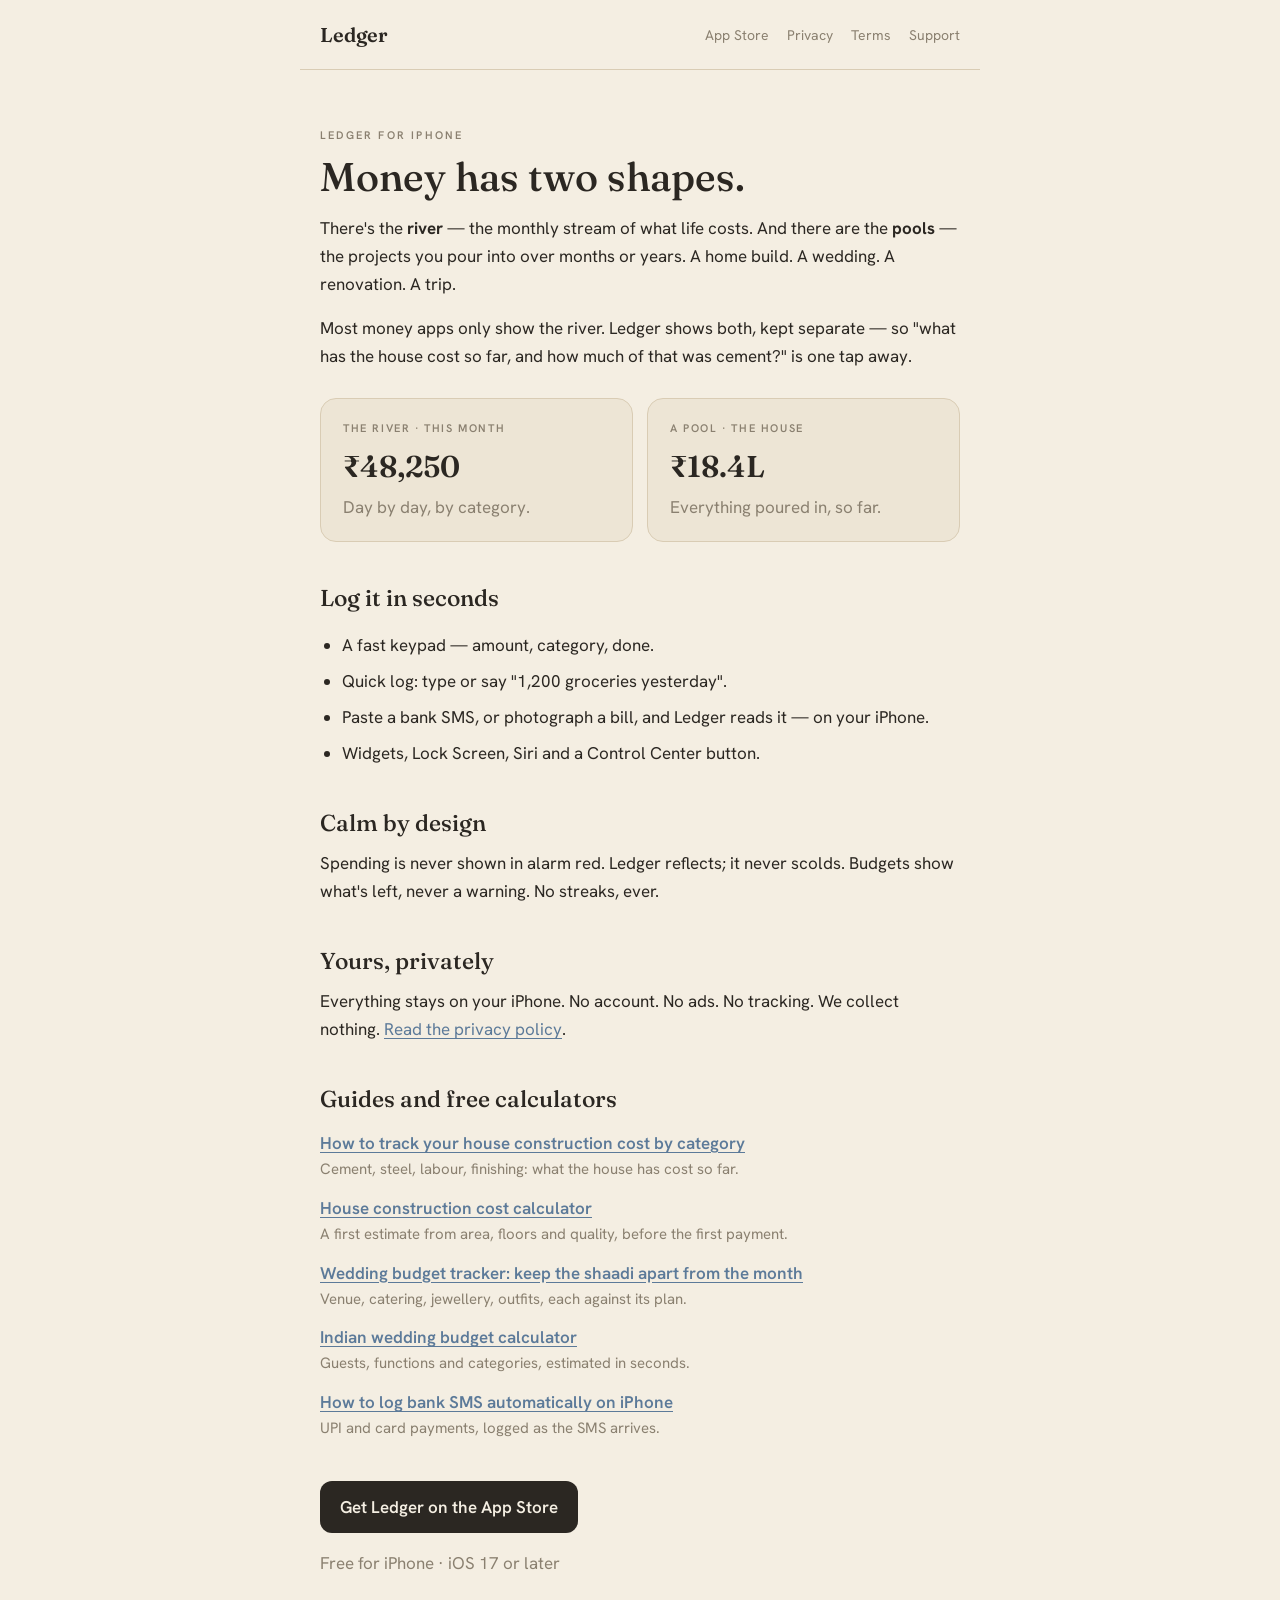
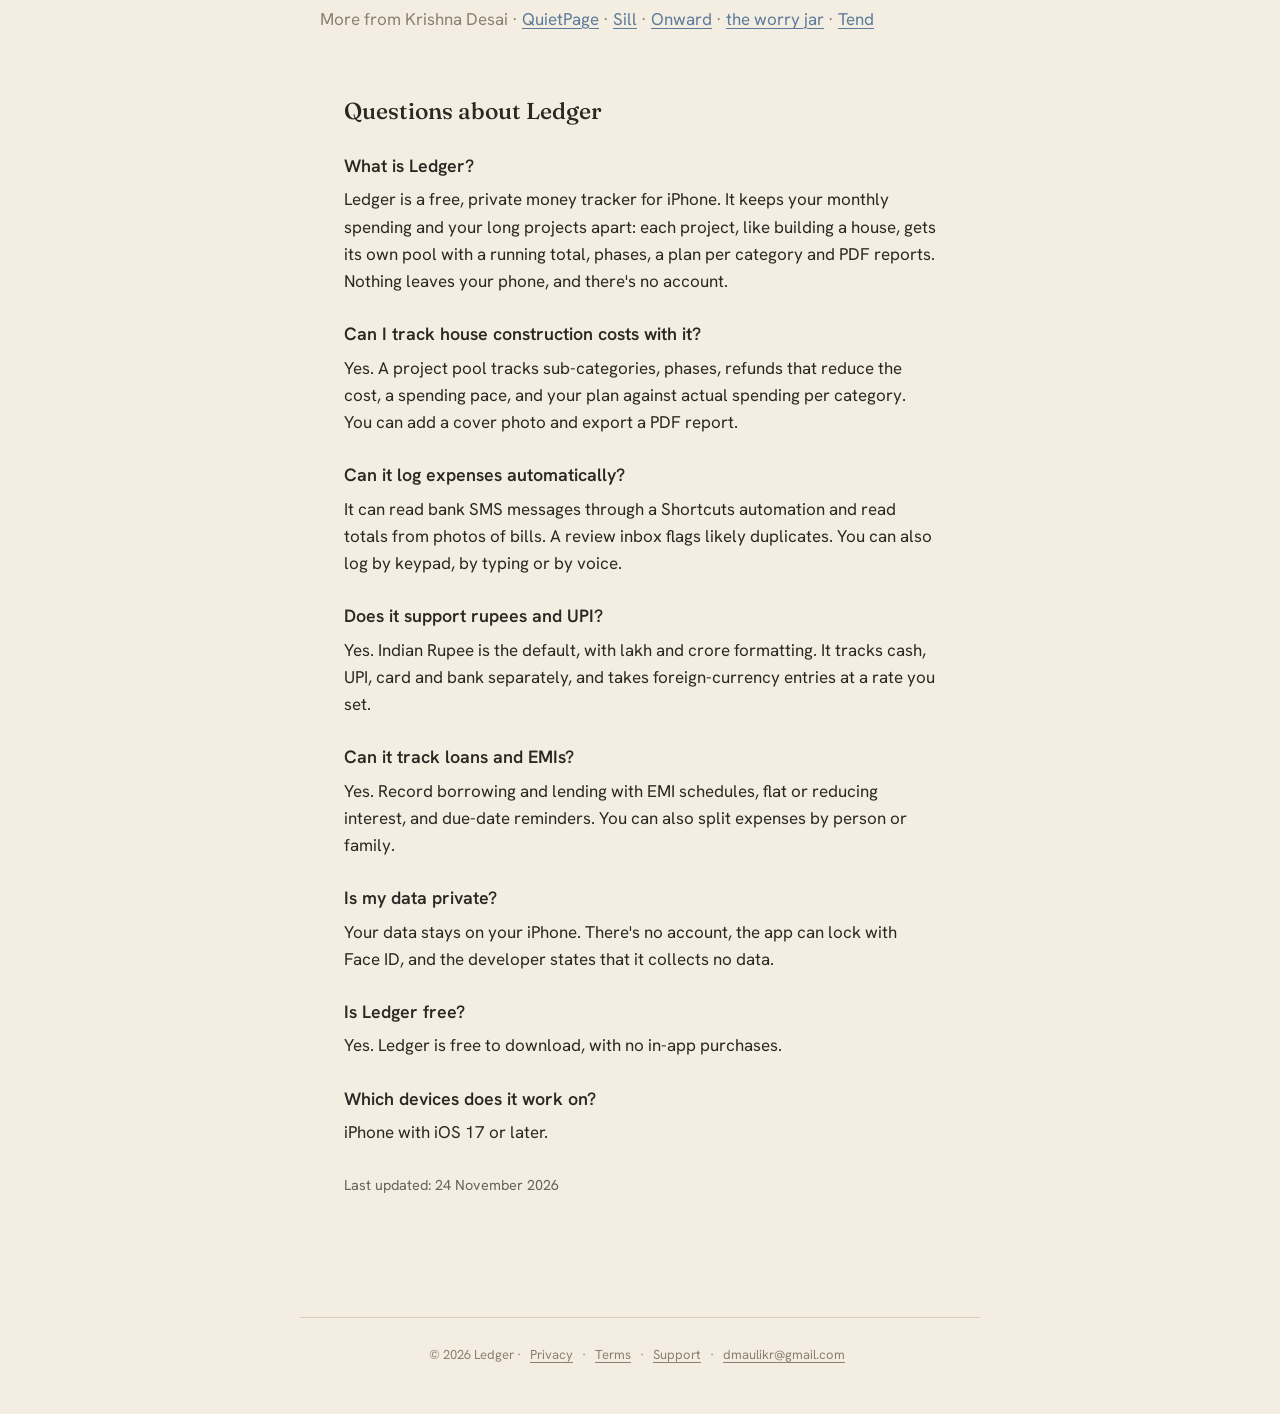
<file: index.html>
<!DOCTYPE html>
<html lang="en">
<head>
<meta charset="UTF-8">
<meta name="viewport" content="width=device-width, initial-scale=1">
<meta name="apple-itunes-app" content="app-id=6796905803">
<title>Ledger: private expense &amp; home construction tracker, iPhone</title>
<meta name="description" content="Ledger is a calm, private money tracker for iPhone. Your month and your projects, kept separate. No account, no ads, nothing leaves your phone.">
<link rel="canonical" href="https://dmaulikr.github.io/ledger-site/">
<link rel="preconnect" href="https://fonts.googleapis.com">
<link rel="preconnect" href="https://fonts.gstatic.com" crossorigin>
<link href="https://fonts.googleapis.com/css2?family=Fraunces:opsz,wght@9..144,400;9..144,500;9..144,600&family=Hanken+Grotesk:wght@400;500;600&display=swap" rel="stylesheet">
<link rel="stylesheet" href="style.css">
<script type="application/ld+json">{"@context": "https://schema.org", "@type": "MobileApplication", "name": "Ledger — Calm Money Tracker", "alternateName": "Ledger", "description": "Ledger is a free, private money tracker for iPhone. It keeps your monthly spending and your long projects apart: each project, like building a house, gets its own pool with a running total, phases, a plan per category and PDF reports. Nothing leaves your phone, and there's no account.", "operatingSystem": "iOS 17.0 or later", "applicationCategory": "FinanceApplication", "url": "https://dmaulikr.github.io/ledger-site/", "downloadUrl": "https://apps.apple.com/app/id6796905803", "installUrl": "https://apps.apple.com/app/id6796905803", "offers": {"@type": "Offer", "price": "0", "priceCurrency": "USD"}, "author": {"@type": "Person", "name": "Krishna Desai"}, "publisher": {"@type": "Organization", "name": "KuberBudh"}}</script>
<script type="application/ld+json">{"@context": "https://schema.org", "@type": "FAQPage", "mainEntity": [{"@type": "Question", "name": "What is Ledger?", "acceptedAnswer": {"@type": "Answer", "text": "Ledger is a free, private money tracker for iPhone. It keeps your monthly spending and your long projects apart: each project, like building a house, gets its own pool with a running total, phases, a plan per category and PDF reports. Nothing leaves your phone, and there's no account."}}, {"@type": "Question", "name": "Can I track house construction costs with it?", "acceptedAnswer": {"@type": "Answer", "text": "Yes. A project pool tracks sub-categories, phases, refunds that reduce the cost, a spending pace, and your plan against actual spending per category. You can add a cover photo and export a PDF report."}}, {"@type": "Question", "name": "Can it log expenses automatically?", "acceptedAnswer": {"@type": "Answer", "text": "It can read bank SMS messages through a Shortcuts automation and read totals from photos of bills. A review inbox flags likely duplicates. You can also log by keypad, by typing or by voice."}}, {"@type": "Question", "name": "Does it support rupees and UPI?", "acceptedAnswer": {"@type": "Answer", "text": "Yes. Indian Rupee is the default, with lakh and crore formatting. It tracks cash, UPI, card and bank separately, and takes foreign-currency entries at a rate you set."}}, {"@type": "Question", "name": "Can it track loans and EMIs?", "acceptedAnswer": {"@type": "Answer", "text": "Yes. Record borrowing and lending with EMI schedules, flat or reducing interest, and due-date reminders. You can also split expenses by person or family."}}, {"@type": "Question", "name": "Is my data private?", "acceptedAnswer": {"@type": "Answer", "text": "Your data stays on your iPhone. There's no account, the app can lock with Face ID, and the developer states that it collects no data."}}, {"@type": "Question", "name": "Is Ledger free?", "acceptedAnswer": {"@type": "Answer", "text": "Yes. Ledger is free to download, with no in-app purchases."}}, {"@type": "Question", "name": "Which devices does it work on?", "acceptedAnswer": {"@type": "Answer", "text": "iPhone with iOS 17 or later."}}]}</script>
</head>
<body>
<nav class="nav">
  <span class="brand"><a href="index.html">Ledger</a></span>
  <span class="links"><a href="https://apps.apple.com/app/apple-store/id6796905803?pt=128885861&amp;ct=site-ledger&amp;mt=8">App Store</a><a href="privacy.html">Privacy</a><a href="terms.html">Terms</a><a href="support.html">Support</a></span>
</nav>
<main class="page">
<div class="label">Ledger for iPhone</div>
<h1>Money has two shapes.</h1>
<p>There's the <strong>river</strong> — the monthly stream of what life costs. And there are the <strong>pools</strong> — the projects you pour into over months or years. A home build. A wedding. A renovation. A trip.</p>
<p>Most money apps only show the river. Ledger shows both, kept separate — so "what has the house cost so far, and how much of that was cement?" is one tap away.</p>
<div class="shapes">
  <div class="card"><div class="k">The River · this month</div><div class="v">₹48,250</div><div class="muted">Day by day, by category.</div></div>
  <div class="card"><div class="k">A Pool · The House</div><div class="v">₹18.4L</div><div class="muted">Everything poured in, so far.</div></div>
</div>
<h2>Log it in seconds</h2>
<ul>
  <li>A fast keypad — amount, category, done.</li>
  <li>Quick log: type or say "1,200 groceries yesterday".</li>
  <li>Paste a bank SMS, or photograph a bill, and Ledger reads it — on your iPhone.</li>
  <li>Widgets, Lock Screen, Siri and a Control Center button.</li>
</ul>
<h2>Calm by design</h2>
<p>Spending is never shown in alarm red. Ledger reflects; it never scolds. Budgets show what's left, never a warning. No streaks, ever.</p>
<h2>Yours, privately</h2>
<p>Everything stays on your iPhone. No account. No ads. No tracking. We collect nothing. <a href="privacy.html">Read the privacy policy</a>.</p>
<h2 id="guides">Guides and free calculators</h2>
<ul class="guides">
  <li><a href="house-construction-cost-tracker.html">How to track your house construction cost by category</a><span>Cement, steel, labour, finishing: what the house has cost so far.</span></li>
  <li><a href="house-construction-cost-calculator.html">House construction cost calculator</a><span>A first estimate from area, floors and quality, before the first payment.</span></li>
  <li><a href="wedding-budget-tracker.html">Wedding budget tracker: keep the shaadi apart from the month</a><span>Venue, catering, jewellery, outfits, each against its plan.</span></li>
  <li><a href="wedding-budget-calculator.html">Indian wedding budget calculator</a><span>Guests, functions and categories, estimated in seconds.</span></li>
  <li><a href="bank-sms-expense-tracker-iphone.html">How to log bank SMS automatically on iPhone</a><span>UPI and card payments, logged as the SMS arrives.</span></li>
</ul>
<p style="margin-top:32px"><a class="badge" href="https://apps.apple.com/app/apple-store/id6796905803?pt=128885861&amp;ct=site-ledger&amp;mt=8">Get Ledger on the App Store</a></p>
<p class="muted">Free for iPhone · iOS 17 or later</p>
<p class="muted" style="margin-top:28px">More from Krishna Desai · <a href="https://dmaulikr.github.io/QuietPAge-sites/">QuietPage</a> · <a href="https://dmaulikr.github.io/sill-site/">Sill</a> · <a href="https://dmaulikr.github.io/onward/">Onward</a> · <a href="https://dmaulikr.github.io/worryjar-site/">the worry jar</a> · <a href="https://dmaulikr.github.io/tend-sites/">Tend</a></p>
<!-- aeo:faq -->
<style>.aeo-faq{max-width:720px;margin:64px auto 32px;padding:0 24px;text-align:left}.aeo-faq h2{margin:0 0 8px}.aeo-faq h3{margin:24px 0 6px;font-size:1.05em}.aeo-faq p{margin:0;line-height:1.6}.aeo-faq .aeo-updated{margin-top:28px;font-size:.85em;opacity:.7}</style>
<section class="aeo-faq" id="questions" aria-labelledby="aeo-faq-h">
  <h2 id="aeo-faq-h">Questions about Ledger</h2>
  <h3>What is Ledger?</h3>
  <p>Ledger is a free, private money tracker for iPhone. It keeps your monthly spending and your long projects apart: each project, like building a house, gets its own pool with a running total, phases, a plan per category and PDF reports. Nothing leaves your phone, and there&#x27;s no account.</p>
  <h3>Can I track house construction costs with it?</h3>
  <p>Yes. A project pool tracks sub-categories, phases, refunds that reduce the cost, a spending pace, and your plan against actual spending per category. You can add a cover photo and export a PDF report.</p>
  <h3>Can it log expenses automatically?</h3>
  <p>It can read bank SMS messages through a Shortcuts automation and read totals from photos of bills. A review inbox flags likely duplicates. You can also log by keypad, by typing or by voice.</p>
  <h3>Does it support rupees and UPI?</h3>
  <p>Yes. Indian Rupee is the default, with lakh and crore formatting. It tracks cash, UPI, card and bank separately, and takes foreign-currency entries at a rate you set.</p>
  <h3>Can it track loans and EMIs?</h3>
  <p>Yes. Record borrowing and lending with EMI schedules, flat or reducing interest, and due-date reminders. You can also split expenses by person or family.</p>
  <h3>Is my data private?</h3>
  <p>Your data stays on your iPhone. There&#x27;s no account, the app can lock with Face ID, and the developer states that it collects no data.</p>
  <h3>Is Ledger free?</h3>
  <p>Yes. Ledger is free to download, with no in-app purchases.</p>
  <h3>Which devices does it work on?</h3>
  <p>iPhone with iOS 17 or later.</p>
  <p class="aeo-updated">Last updated: 24 November 2026</p>
</section>
</main>
<footer>
  © 2026 Ledger · <a href="privacy.html">Privacy</a> · <a href="terms.html">Terms</a> · <a href="support.html">Support</a> · <a href="mailto:dmaulikr@gmail.com">dmaulikr@gmail.com</a>
</footer>
</body>
</html>
</file>
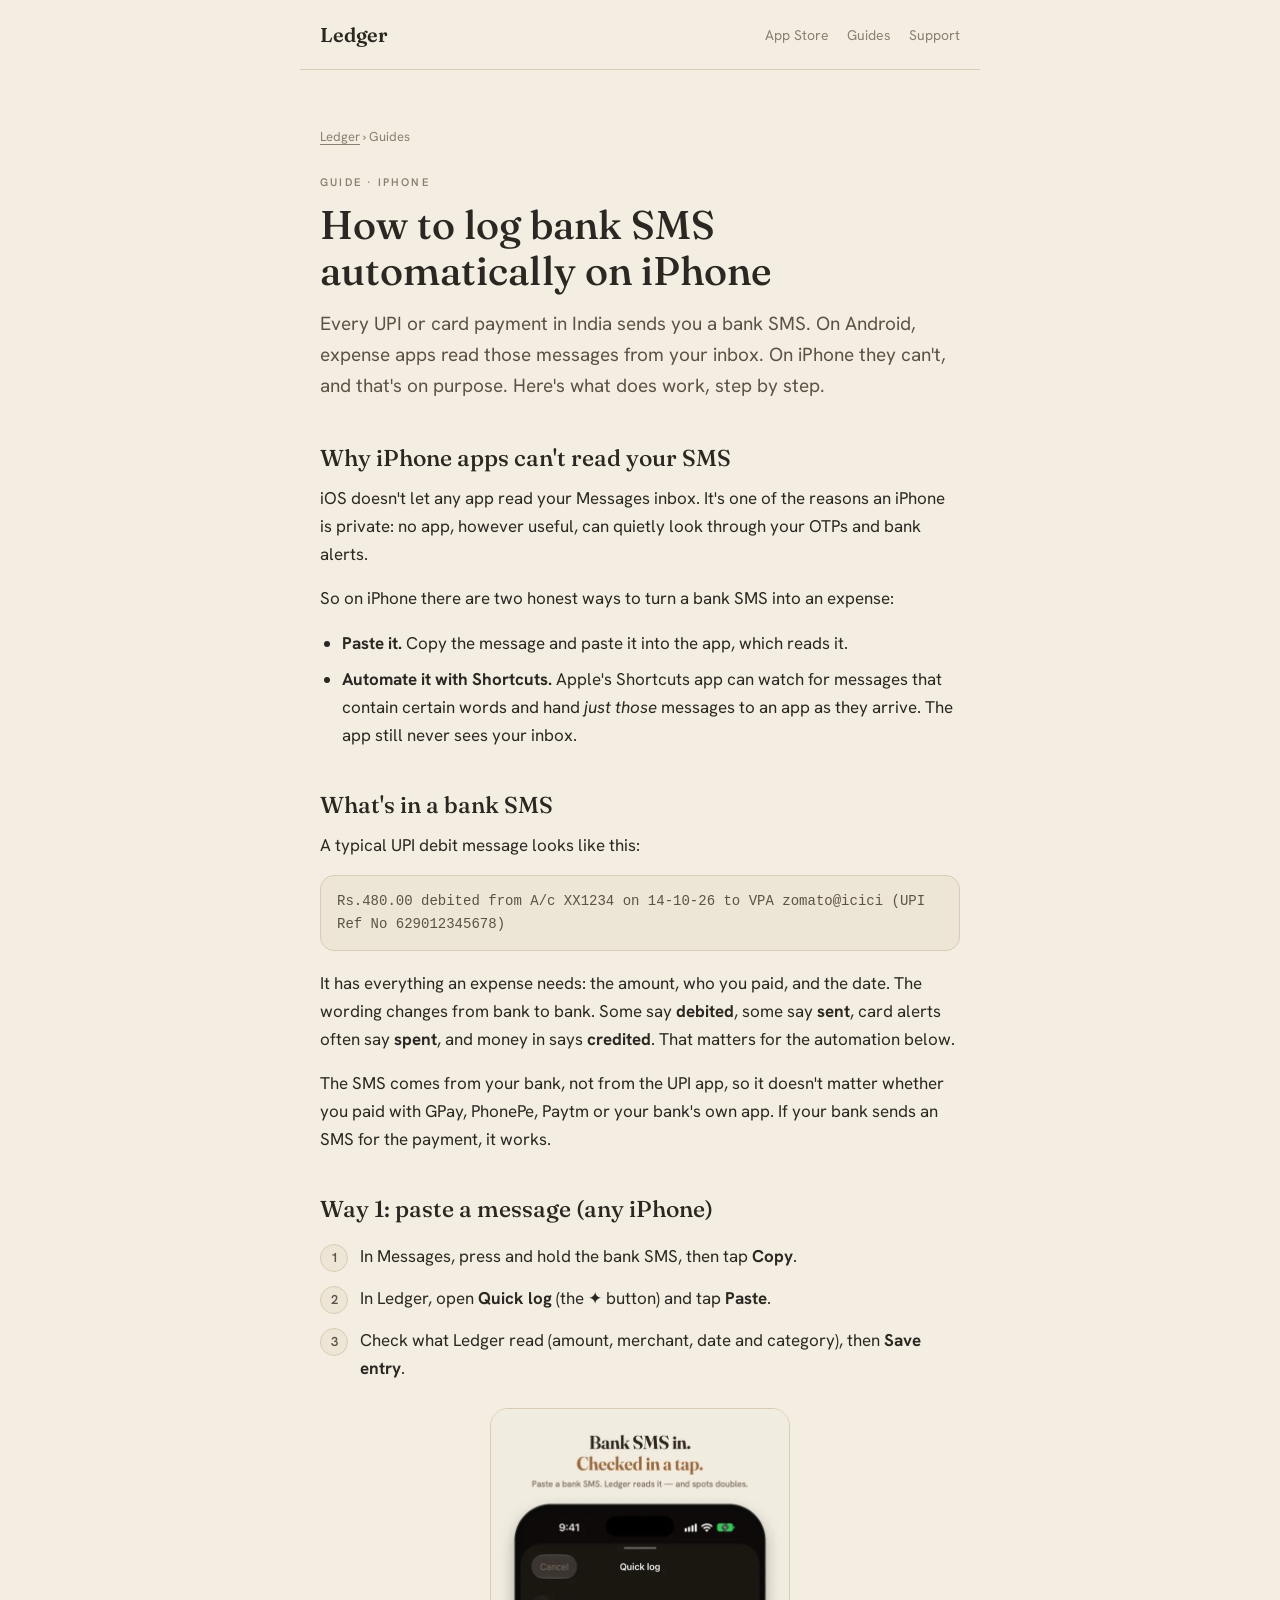
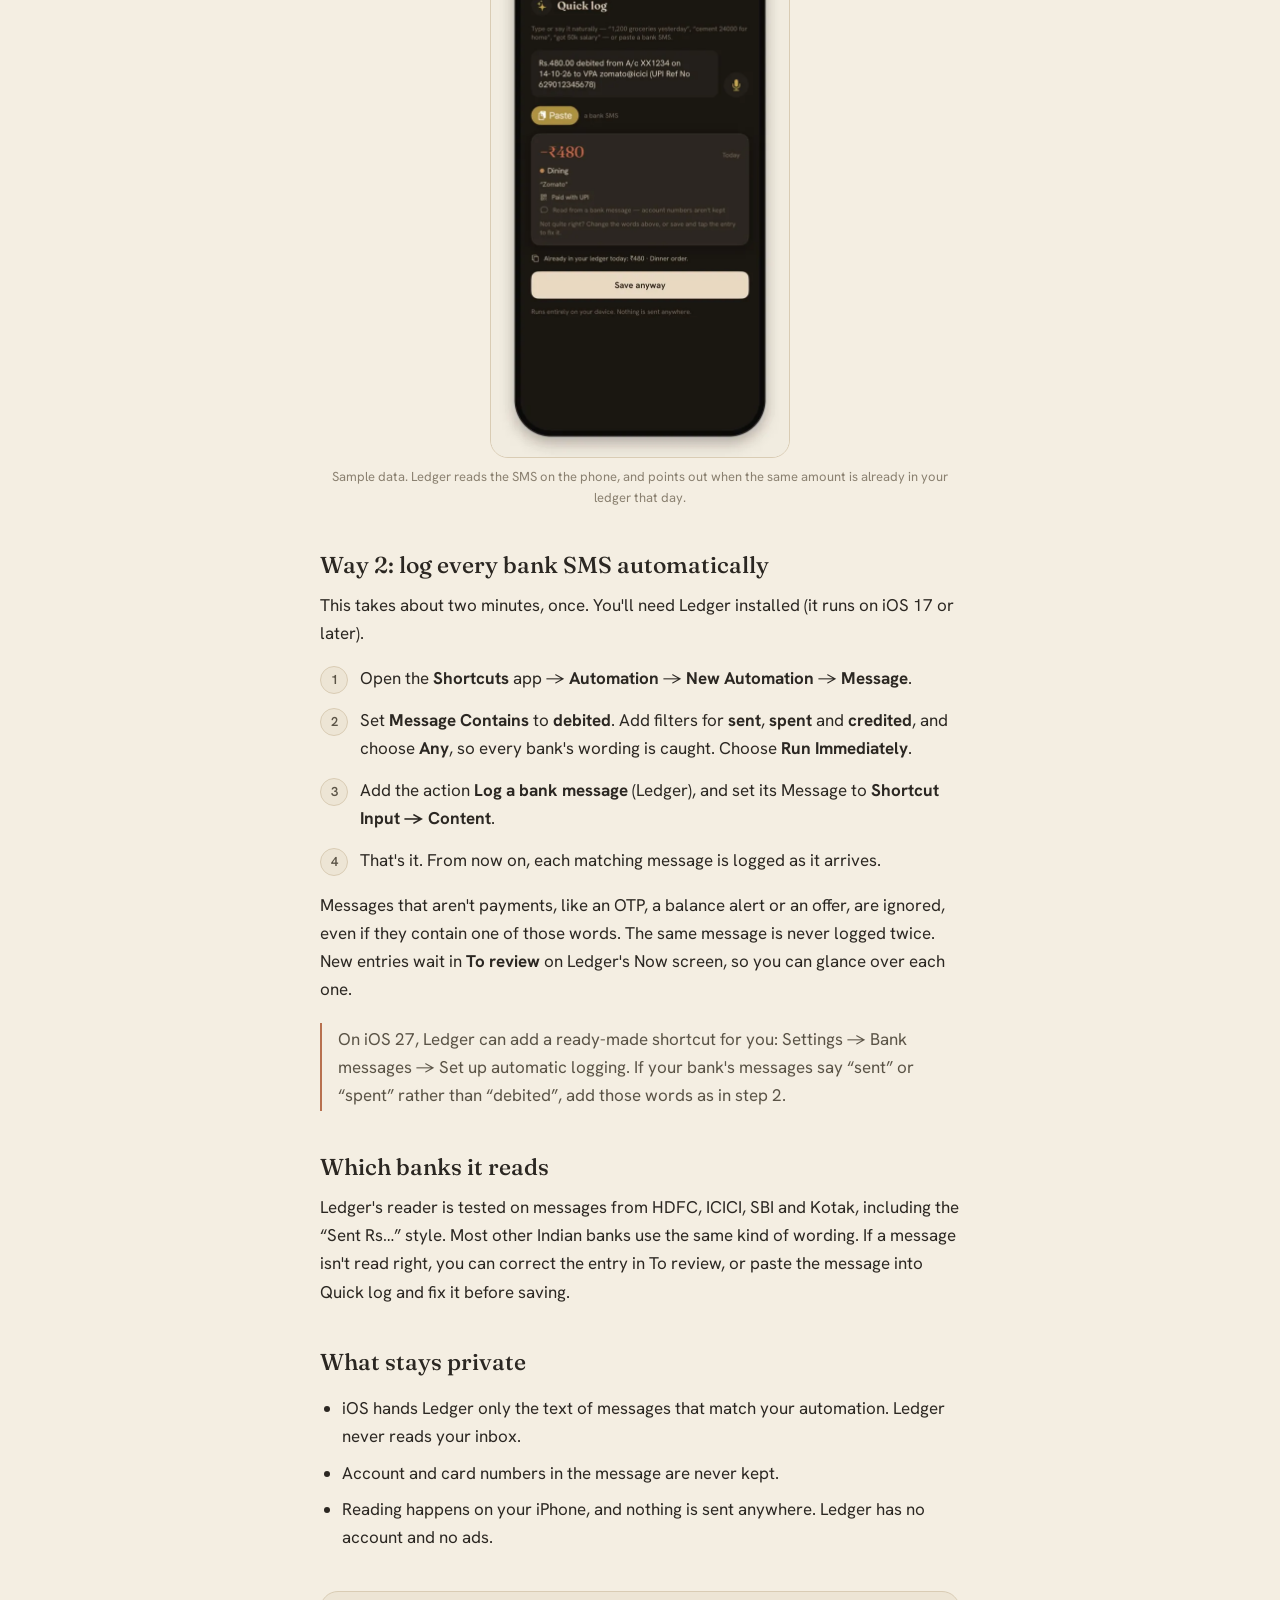
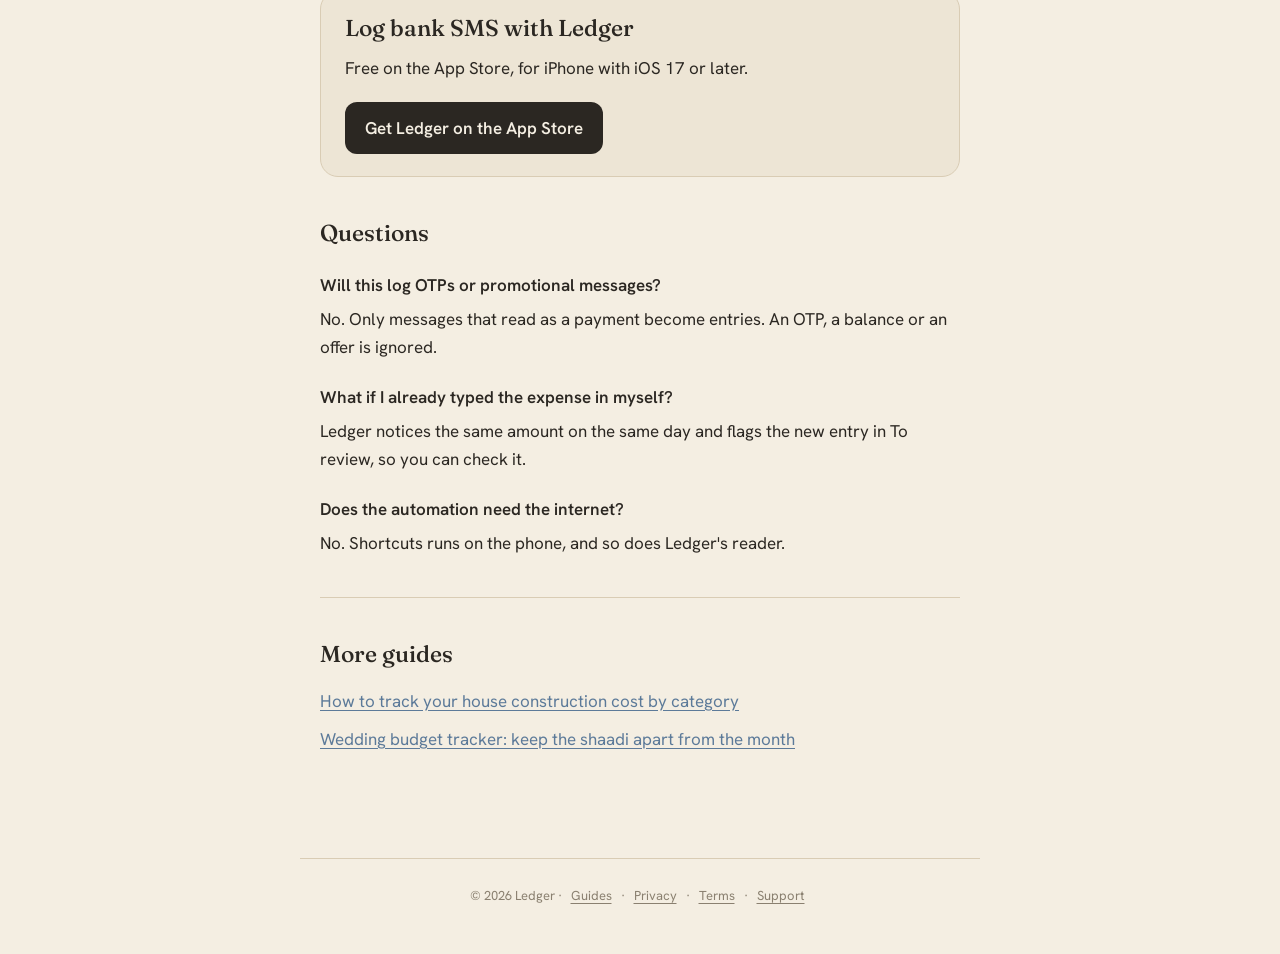
<file: bank-sms-expense-tracker-iphone.html>
<!DOCTYPE html>
<html lang="en-IN">
<head>
<meta charset="UTF-8">
<meta name="viewport" content="width=device-width, initial-scale=1">
<title>Log bank SMS automatically on iPhone (UPI &amp; card) · Ledger</title>
<meta name="description" content="iPhone apps can't read your SMS, but a Shortcuts automation can pass each bank message to an expense tracker. Step by step, for UPI and card payments.">
<link rel="canonical" href="https://dmaulikr.github.io/ledger-site/bank-sms-expense-tracker-iphone.html">
<meta name="apple-itunes-app" content="app-id=6796905803">
<meta property="og:type" content="article">
<meta property="og:title" content="How to log bank SMS automatically on iPhone">
<meta property="og:description" content="Every UPI or card payment sends a bank SMS. Here's how to turn each one into an expense, on your iPhone.">
<meta property="og:url" content="https://dmaulikr.github.io/ledger-site/bank-sms-expense-tracker-iphone.html">
<meta property="og:image" content="https://dmaulikr.github.io/ledger-site/img/og-sms.jpg">
<meta name="twitter:card" content="summary_large_image">
<link rel="preconnect" href="https://fonts.googleapis.com">
<link rel="preconnect" href="https://fonts.gstatic.com" crossorigin>
<link href="https://fonts.googleapis.com/css2?family=Fraunces:opsz,wght@9..144,400;9..144,500;9..144,600&family=Hanken+Grotesk:wght@400;500;600&display=swap" rel="stylesheet">
<link rel="stylesheet" href="style.css">
<script type="application/ld+json">
{
  "@context": "https://schema.org",
  "@graph": [
    {
      "@type": "Article",
      "headline": "How to log bank SMS automatically on iPhone",
      "description": "iPhone apps can't read your SMS, but a Shortcuts automation can pass each bank message to an expense tracker. Step by step, for UPI and card payments.",
      "image": "https://dmaulikr.github.io/ledger-site/img/og-sms.jpg",
      "datePublished": "2026-11-05",
      "dateModified": "2026-11-05",
      "inLanguage": "en-IN",
      "author": { "@type": "Organization", "name": "Ledger", "url": "https://dmaulikr.github.io/ledger-site/" },
      "publisher": { "@type": "Organization", "name": "Ledger", "url": "https://dmaulikr.github.io/ledger-site/" },
      "mainEntityOfPage": "https://dmaulikr.github.io/ledger-site/bank-sms-expense-tracker-iphone.html"
    },
    {
      "@type": "BreadcrumbList",
      "itemListElement": [
        { "@type": "ListItem", "position": 1, "name": "Ledger", "item": "https://dmaulikr.github.io/ledger-site/" },
        { "@type": "ListItem", "position": 2, "name": "Bank SMS on iPhone", "item": "https://dmaulikr.github.io/ledger-site/bank-sms-expense-tracker-iphone.html" }
      ]
    }
  ]
}
</script>
</head>
<body>
<nav class="nav">
  <span class="brand"><a href="index.html">Ledger</a></span>
  <span class="links"><a href="https://apps.apple.com/app/apple-store/id6796905803?pt=128885861&amp;ct=site-sms&amp;mt=8">App Store</a><a href="index.html#guides">Guides</a><a href="support.html">Support</a></span>
</nav>
<main class="page">
<div class="crumbs"><a href="index.html">Ledger</a> › Guides</div>
<div class="label">Guide · iPhone</div>
<h1>How to log bank SMS automatically on iPhone</h1>
<p class="lede">Every UPI or card payment in India sends you a bank SMS. On Android, expense apps read those messages from your inbox. On iPhone they can't, and that's on purpose. Here's what does work, step by step.</p>

<h2>Why iPhone apps can't read your SMS</h2>
<p>iOS doesn't let any app read your Messages inbox. It's one of the reasons an iPhone is private: no app, however useful, can quietly look through your OTPs and bank alerts.</p>
<p>So on iPhone there are two honest ways to turn a bank SMS into an expense:</p>
<ul>
  <li><strong>Paste it.</strong> Copy the message and paste it into the app, which reads it.</li>
  <li><strong>Automate it with Shortcuts.</strong> Apple's Shortcuts app can watch for messages that contain certain words and hand <em>just those</em> messages to an app as they arrive. The app still never sees your inbox.</li>
</ul>

<h2>What's in a bank SMS</h2>
<p>A typical UPI debit message looks like this:</p>
<div class="sms">Rs.480.00 debited from A/c XX1234 on 14-10-26 to VPA zomato@icici (UPI Ref No 629012345678)</div>
<p>It has everything an expense needs: the amount, who you paid, and the date. The wording changes from bank to bank. Some say <strong>debited</strong>, some say <strong>sent</strong>, card alerts often say <strong>spent</strong>, and money in says <strong>credited</strong>. That matters for the automation below.</p>
<p>The SMS comes from your bank, not from the UPI app, so it doesn't matter whether you paid with GPay, PhonePe, Paytm or your bank's own app. If your bank sends an SMS for the payment, it works.</p>

<h2>Way 1: paste a message (any iPhone)</h2>
<ol class="steps">
  <li>In Messages, press and hold the bank SMS, then tap <strong>Copy</strong>.</li>
  <li>In Ledger, open <strong>Quick log</strong> (the ✦ button) and tap <strong>Paste</strong>.</li>
  <li>Check what Ledger read (amount, merchant, date and category), then <strong>Save entry</strong>.</li>
</ol>
<div class="shots one">
  <img src="img/08-review.webp" width="600" height="1304" alt="Ledger's Quick log with a pasted bank SMS read as ₹480 to Zomato, paid with UPI, with a note that the same amount was already logged today" loading="lazy">
</div>
<p class="caption">Sample data. Ledger reads the SMS on the phone, and points out when the same amount is already in your ledger that day.</p>

<h2>Way 2: log every bank SMS automatically</h2>
<p>This takes about two minutes, once. You'll need Ledger installed (it runs on iOS 17 or later).</p>
<ol class="steps">
  <li>Open the <strong>Shortcuts</strong> app → <strong>Automation</strong> → <strong>New Automation</strong> → <strong>Message</strong>.</li>
  <li>Set <strong>Message Contains</strong> to <strong>debited</strong>. Add filters for <strong>sent</strong>, <strong>spent</strong> and <strong>credited</strong>, and choose <strong>Any</strong>, so every bank's wording is caught. Choose <strong>Run Immediately</strong>.</li>
  <li>Add the action <strong>Log a bank message</strong> (Ledger), and set its Message to <strong>Shortcut Input → Content</strong>.</li>
  <li>That's it. From now on, each matching message is logged as it arrives.</li>
</ol>
<p>Messages that aren't payments, like an OTP, a balance alert or an offer, are ignored, even if they contain one of those words. The same message is never logged twice. New entries wait in <strong>To review</strong> on Ledger's Now screen, so you can glance over each one.</p>
<p class="note">On iOS 27, Ledger can add a ready-made shortcut for you: Settings → Bank messages → Set up automatic logging. If your bank's messages say “sent” or “spent” rather than “debited”, add those words as in step 2.</p>

<h2>Which banks it reads</h2>
<p>Ledger's reader is tested on messages from HDFC, ICICI, SBI and Kotak, including the “Sent Rs…” style. Most other Indian banks use the same kind of wording. If a message isn't read right, you can correct the entry in To review, or paste the message into Quick log and fix it before saving.</p>

<h2>What stays private</h2>
<ul>
  <li>iOS hands Ledger only the text of messages that match your automation. Ledger never reads your inbox.</li>
  <li>Account and card numbers in the message are never kept.</li>
  <li>Reading happens on your iPhone, and nothing is sent anywhere. Ledger has no account and no ads.</li>
</ul>

<div class="cta">
  <h2>Log bank SMS with Ledger</h2>
  <p>Free on the App Store, for iPhone with iOS 17 or later.</p>
  <p><a class="badge" href="https://apps.apple.com/app/apple-store/id6796905803?pt=128885861&amp;ct=site-sms&amp;mt=8">Get Ledger on the App Store</a></p>
</div>

<div class="faq">
<h2>Questions</h2>
<h3>Will this log OTPs or promotional messages?</h3>
<p>No. Only messages that read as a payment become entries. An OTP, a balance or an offer is ignored.</p>
<h3>What if I already typed the expense in myself?</h3>
<p>Ledger notices the same amount on the same day and flags the new entry in To review, so you can check it.</p>
<h3>Does the automation need the internet?</h3>
<p>No. Shortcuts runs on the phone, and so does Ledger's reader.</p>
</div>

<hr>
<h2>More guides</h2>
<ul class="related">
  <li><a href="house-construction-cost-tracker.html">How to track your house construction cost by category</a></li>
  <li><a href="wedding-budget-tracker.html">Wedding budget tracker: keep the shaadi apart from the month</a></li>
</ul>
</main>
<footer>
  © 2026 Ledger · <a href="index.html#guides">Guides</a> · <a href="privacy.html">Privacy</a> · <a href="terms.html">Terms</a> · <a href="support.html">Support</a>
</footer>
</body>
</html>
</file>
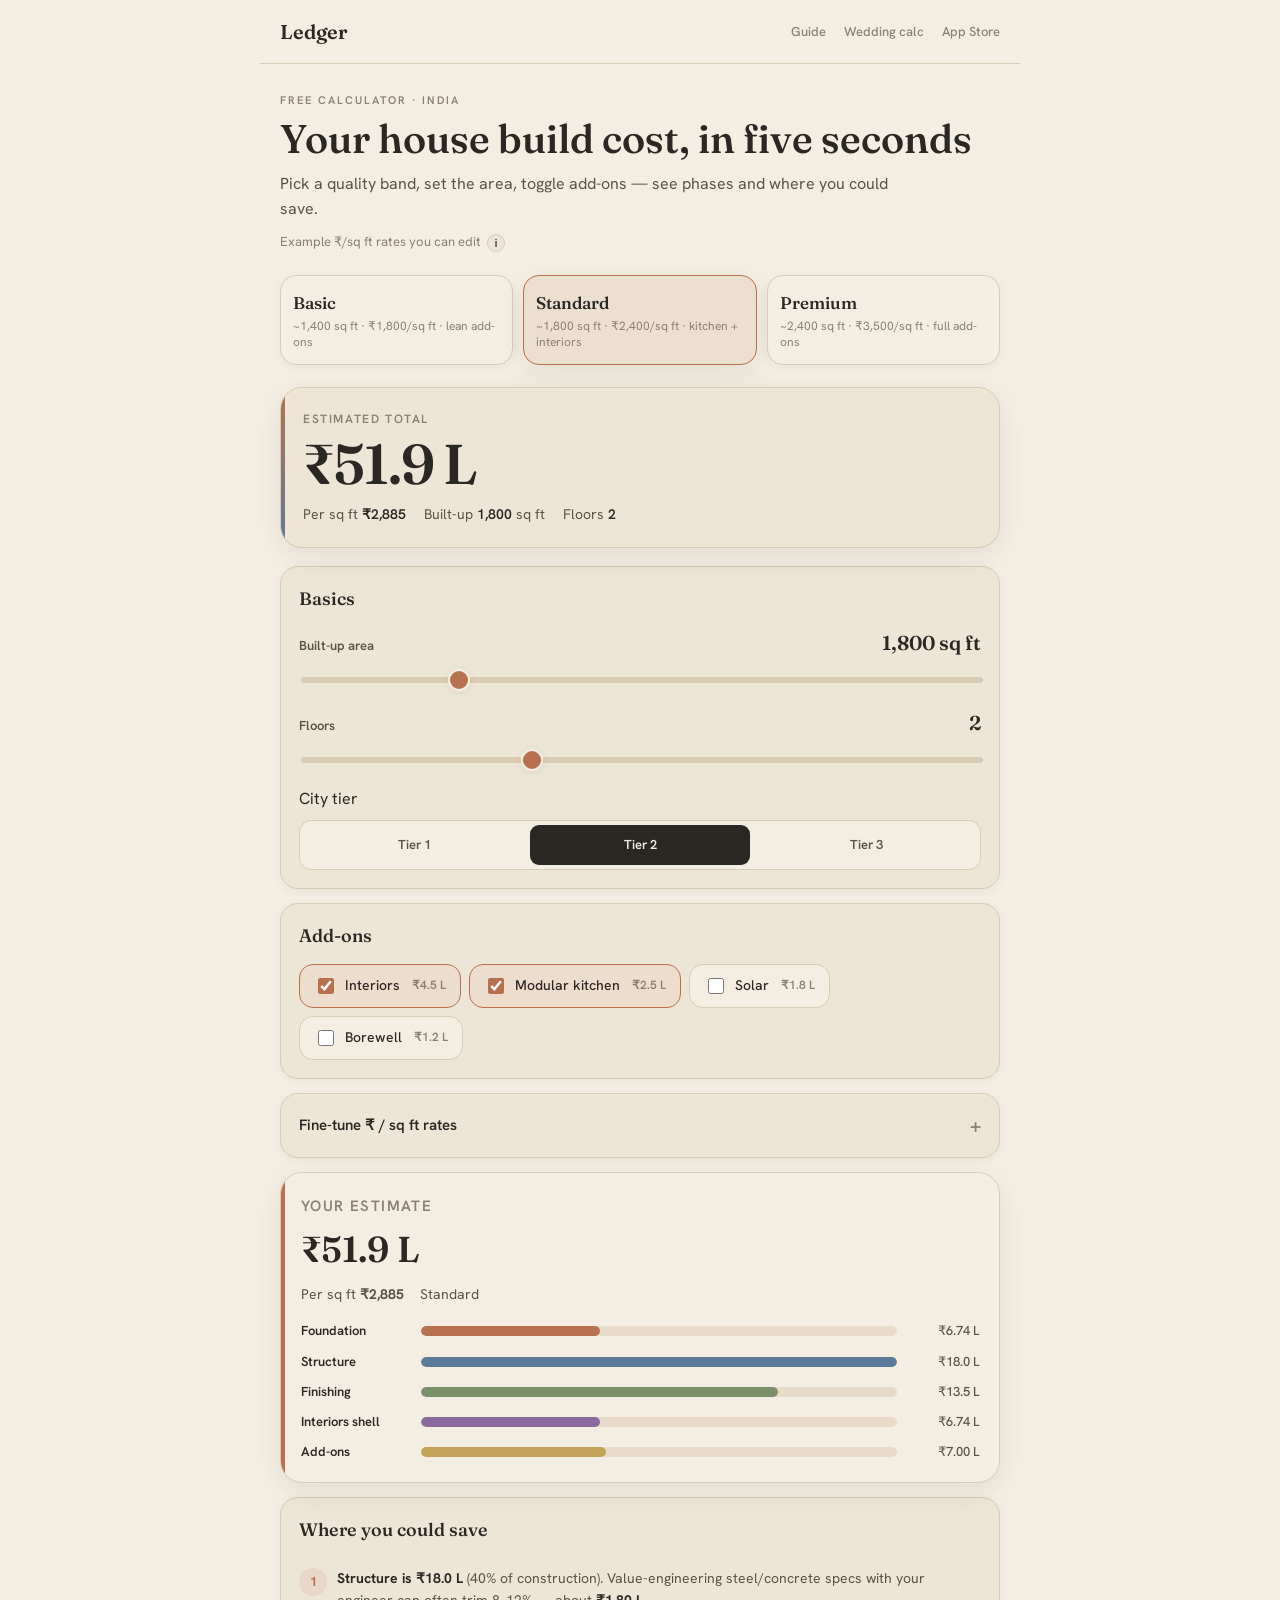
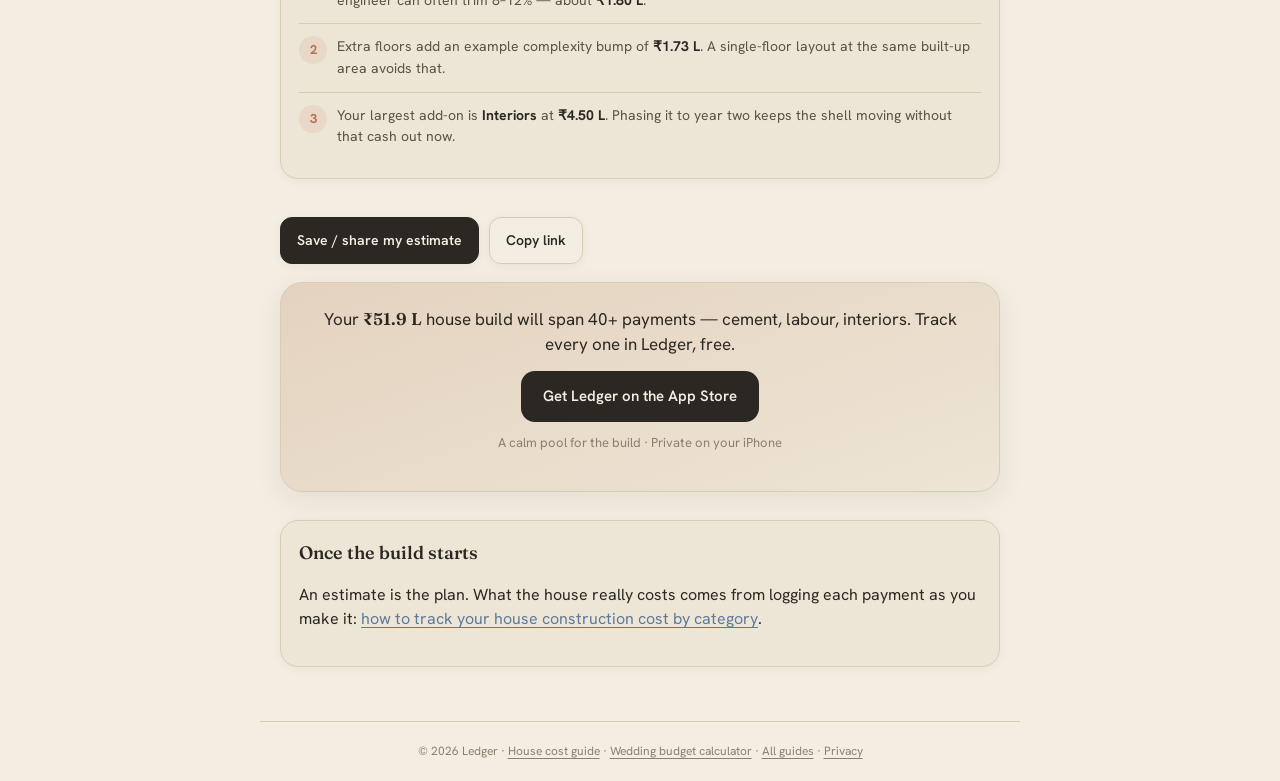
<file: house-construction-cost-calculator.html>
<!DOCTYPE html>
<html lang="en-IN">
<head>
<meta charset="UTF-8">
<meta name="viewport" content="width=device-width, initial-scale=1">
<meta name="apple-itunes-app" content="app-id=6796905803">
<title>House Construction Cost Calculator — Ledger</title>
<meta name="description" content="Estimate house construction in seconds. Presets for Basic, Standard or Premium — then fine-tune area, floors and add-ons. Track the build in Ledger.">
<link rel="canonical" href="https://dmaulikr.github.io/ledger-site/house-construction-cost-calculator.html">
<meta property="og:type" content="website">
<meta property="og:title" content="House construction cost calculator (India)">
<meta property="og:description" content="Area, floors and quality in, a first estimate out, with phases and where you could save. Free, no sign-up.">
<meta property="og:url" content="https://dmaulikr.github.io/ledger-site/house-construction-cost-calculator.html">
<meta property="og:image" content="https://dmaulikr.github.io/ledger-site/img/og-calc-house.jpg">
<meta name="twitter:card" content="summary_large_image">
<script type="application/ld+json">
{
  "@context": "https://schema.org",
  "@graph": [
    {
      "@type": "WebApplication",
      "name": "House construction cost calculator (India)",
      "url": "https://dmaulikr.github.io/ledger-site/house-construction-cost-calculator.html",
      "description": "Estimate house construction in seconds. Presets for Basic, Standard or Premium — then fine-tune area, floors and add-ons. Track the build in Ledger.",
      "applicationCategory": "FinanceApplication",
      "operatingSystem": "Any",
      "browserRequirements": "Requires JavaScript",
      "inLanguage": "en-IN",
      "isAccessibleForFree": true,
      "offers": { "@type": "Offer", "price": "0", "priceCurrency": "INR" },
      "publisher": { "@type": "Organization", "name": "Ledger", "url": "https://dmaulikr.github.io/ledger-site/" }
    },
    {
      "@type": "BreadcrumbList",
      "itemListElement": [
        { "@type": "ListItem", "position": 1, "name": "Ledger", "item": "https://dmaulikr.github.io/ledger-site/" },
        { "@type": "ListItem", "position": 2, "name": "House construction cost calculator", "item": "https://dmaulikr.github.io/ledger-site/house-construction-cost-calculator.html" }
      ]
    }
  ]
}
</script>
<link rel="preconnect" href="https://fonts.googleapis.com">
<link rel="preconnect" href="https://fonts.gstatic.com" crossorigin>
<link href="https://fonts.googleapis.com/css2?family=Fraunces:opsz,wght@9..144,400;9..144,500;9..144,600;9..144,700&family=Hanken+Grotesk:wght@400;500;600;700&display=swap" rel="stylesheet">
<style>
:root {
  --paper: #F4EEE2; --paper2: #EDE5D5; --paper3: #E6DCC8;
  --ink: #2B2722; --ink2: #5A5346; --ink3: #8A8070;
  --hairline: #D9CCB4; --river: #5C7A99; --clay: #B8714F;
  --shadow: 0 8px 28px rgba(43,39,34,0.08); --shadow-sm: 0 2px 10px rgba(43,39,34,0.06);
  --radius: 18px; --safe-b: env(safe-area-inset-bottom, 0px);
}
@media (prefers-color-scheme: dark) {
  :root {
    --paper: #17150F; --paper2: #201D16; --paper3: #2A261E;
    --ink: #EFE6D4; --ink2: #C9BDA6; --ink3: #8F8574;
    --hairline: #2E2A22; --river: #8FAACB; --clay: #D4906C;
    --shadow: 0 8px 28px rgba(0,0,0,0.35); --shadow-sm: 0 2px 10px rgba(0,0,0,0.25);
  }
}
* { box-sizing: border-box; }
html { scroll-behavior: smooth; }
body {
  margin: 0; font-family: 'Hanken Grotesk', -apple-system, BlinkMacSystemFont, sans-serif;
  background: var(--paper); color: var(--ink); line-height: 1.55; font-size: 16px;
  -webkit-font-smoothing: antialiased; padding-bottom: 88px;
}
h1,h2,h3,.brand,.num,.preset-title { font-family: 'Fraunces', Georgia, serif; font-weight: 550; }
a { color: var(--river); text-underline-offset: 3px; }
.nav {
  max-width: 760px; margin: 0 auto; padding: 16px 20px;
  display: flex; justify-content: space-between; align-items: center;
  border-bottom: 0.5px solid var(--hairline);
}
.brand { font-size: 20px; font-weight: 600; }
.brand a { color: var(--ink); text-decoration: none; }
.nav-links a { margin-left: 14px; font-size: 13px; color: var(--ink3); text-decoration: none; font-weight: 500; }
.wrap { max-width: 760px; margin: 0 auto; padding: 28px 20px 40px; }
.eyebrow { font-size: 11px; letter-spacing: 2px; text-transform: uppercase; color: var(--ink3); font-weight: 600; margin: 0 0 8px; }
h1 { font-size: clamp(28px, 6vw, 40px); line-height: 1.12; margin: 0 0 10px; font-weight: 550; }
.lede { color: var(--ink2); margin: 0 0 8px; font-size: 16px; max-width: 38em; }
.disclaimer-line {
  display: inline-flex; align-items: center; gap: 6px;
  font-size: 13px; color: var(--ink3); margin: 0 0 22px;
}
.tip {
  position: relative; display: inline-flex; width: 18px; height: 18px;
  border-radius: 50%; border: 1px solid var(--hairline); background: var(--paper2);
  color: var(--ink2); font-size: 11px; font-weight: 700; align-items: center; justify-content: center;
  cursor: help;
}
.tip:focus { outline: 2px solid var(--river); outline-offset: 2px; }
.tip[data-tip]::after {
  content: attr(data-tip); position: absolute; left: 50%; bottom: calc(100% + 8px);
  transform: translateX(-50%); width: min(280px, 72vw); padding: 10px 12px;
  background: var(--ink); color: var(--paper); border-radius: 10px; font-size: 12px;
  font-weight: 400; line-height: 1.4; opacity: 0; pointer-events: none;
  transition: opacity .15s; z-index: 20; text-align: left; letter-spacing: 0; text-transform: none;
}
.tip:hover::after, .tip:focus::after { opacity: 1; }

.hero-total {
  background: var(--paper2); border: 0.5px solid var(--hairline);
  border-radius: 22px; padding: 22px; box-shadow: var(--shadow);
  margin-bottom: 18px; position: relative; overflow: hidden;
}
.hero-total::before {
  content: ''; position: absolute; left: 0; top: 0; bottom: 0; width: 4px;
  background: linear-gradient(180deg, var(--clay), var(--river));
}
.hero-total .label { font-size: 12px; letter-spacing: 1.6px; text-transform: uppercase; color: var(--ink3); font-weight: 600; }
.hero-total .big {
  font-family: 'Fraunces', Georgia, serif; font-size: clamp(40px, 10vw, 56px);
  font-weight: 600; line-height: 1.05; margin: 6px 0 10px; letter-spacing: -0.02em;
  font-variant-numeric: tabular-nums;
}
.hero-meta { display: flex; flex-wrap: wrap; gap: 8px 18px; color: var(--ink2); font-size: 14px; }
.hero-meta strong { color: var(--ink); font-weight: 600; }

.presets { display: grid; grid-template-columns: repeat(3, 1fr); gap: 10px; margin: 0 0 22px; }
@media (max-width: 420px) {
  .presets { grid-template-columns: repeat(3, 1fr); gap: 8px; }
  .preset { padding: 12px 8px; }
  .preset-title { font-size: 15px; }
  .preset-sub { font-size: 11px; }
}
.preset {
  appearance: none; border: 1.5px solid var(--hairline); background: var(--paper);
  border-radius: 16px; padding: 14px 12px; text-align: left; cursor: pointer;
  color: var(--ink); box-shadow: var(--shadow-sm); font: inherit; transition: border-color .15s, background .15s;
}
.preset:hover { border-color: var(--clay); }
.preset:focus-visible { outline: 2px solid var(--river); outline-offset: 2px; }
.preset.active { border-color: var(--clay); background: color-mix(in srgb, var(--clay) 12%, var(--paper)); box-shadow: var(--shadow); }
.preset-title { display: block; font-size: 17px; margin-bottom: 2px; }
.preset-sub { display: block; font-size: 12px; color: var(--ink3); line-height: 1.35; }

.card {
  background: var(--paper2); border: 0.5px solid var(--hairline);
  border-radius: var(--radius); padding: 18px; margin: 0 0 14px; box-shadow: var(--shadow-sm);
}
.card h2 { font-size: 18px; margin: 0 0 14px; font-weight: 550; }
.field { margin-bottom: 16px; }
.field:last-child { margin-bottom: 0; }
.field-head { display: flex; justify-content: space-between; align-items: baseline; margin-bottom: 8px; gap: 10px; }
.field-head label { font-size: 13px; font-weight: 600; color: var(--ink2); }
.field-val { font-family: 'Fraunces', Georgia, serif; font-size: 20px; font-weight: 600; font-variant-numeric: tabular-nums; }
input[type="range"] {
  width: 100%; height: 6px; appearance: none; background: var(--hairline); border-radius: 999px; outline: none;
}
input[type="range"]::-webkit-slider-thumb {
  appearance: none; width: 22px; height: 22px; border-radius: 50%;
  background: var(--clay); border: 2px solid var(--paper); box-shadow: var(--shadow-sm); cursor: pointer;
}
.seg {
  display: grid; grid-template-columns: repeat(3, 1fr); gap: 6px;
  background: var(--paper); padding: 4px; border-radius: 12px; border: 0.5px solid var(--hairline);
}
.seg button {
  border: none; background: transparent; padding: 10px 6px; border-radius: 9px;
  font: inherit; font-size: 13px; font-weight: 600; color: var(--ink2); cursor: pointer;
}
.seg button.active { background: var(--ink); color: var(--paper); }
.seg button:focus-visible { outline: 2px solid var(--river); outline-offset: 1px; }

.chips { display: flex; flex-wrap: wrap; gap: 8px; }
.chip {
  display: inline-flex; align-items: center; gap: 8px; padding: 10px 14px;
  border-radius: 14px; border: 1.5px solid var(--hairline); background: var(--paper);
  font-size: 14px; font-weight: 500; cursor: pointer; user-select: none; color: var(--ink);
}
.chip input { width: 16px; height: 16px; accent-color: var(--clay); }
.chip.on, .chip:has(input:checked) {
  border-color: var(--clay); background: color-mix(in srgb, var(--clay) 14%, var(--paper));
}
.chip .amt { color: var(--ink3); font-size: 12px; font-weight: 600; margin-left: 4px; }
.chip:focus-within { outline: 2px solid var(--river); outline-offset: 2px; }

details.fine {
  border-radius: var(--radius); border: 0.5px solid var(--hairline);
  background: var(--paper2); margin: 0 0 14px; box-shadow: var(--shadow-sm);
}
details.fine > summary {
  list-style: none; cursor: pointer; padding: 16px 18px; font-weight: 600; font-size: 15px;
  display: flex; justify-content: space-between; align-items: center;
}
details.fine > summary::-webkit-details-marker { display: none; }
details.fine > summary::after { content: '+'; color: var(--ink3); font-size: 20px; }
details.fine[open] > summary::after { content: '−'; }
.fine-body { padding: 0 18px 16px; border-top: 0.5px solid var(--hairline); }
.rate-row {
  display: grid; grid-template-columns: 1fr auto; gap: 8px; align-items: center;
  padding: 12px 0; border-bottom: 0.5px solid var(--hairline);
}
.rate-row:last-child { border-bottom: none; }
.rate-row .name { font-weight: 600; font-size: 14px; }
.rate-row .hint { font-size: 12px; color: var(--ink3); }
.rate-row input[type="range"] { grid-column: 1 / -1; }
.rate-amt { font-family: 'Fraunces', Georgia, serif; font-weight: 600; font-size: 15px; }

.result {
  background: var(--paper); border: 0.5px solid var(--hairline);
  border-radius: 22px; padding: 22px 20px 20px; margin: 8px 0 14px; box-shadow: var(--shadow);
  position: relative; overflow: hidden;
}
.result::before {
  content: ''; position: absolute; left: 0; top: 0; bottom: 0; width: 4px;
  background: var(--clay);
}
.result h2 { margin: 0 0 4px; font-size: 15px; letter-spacing: 1.4px; text-transform: uppercase; color: var(--ink3); font-family: 'Hanken Grotesk', sans-serif; font-weight: 600; }
.result .rtotal {
  font-family: 'Fraunces', Georgia, serif; font-size: 36px; font-weight: 600;
  margin: 0 0 6px; font-variant-numeric: tabular-nums;
}
.result-meta { display: flex; gap: 16px; flex-wrap: wrap; font-size: 14px; color: var(--ink2); margin-bottom: 16px; }
.phases { display: flex; flex-direction: column; gap: 10px; }
.phase {
  display: grid; grid-template-columns: 110px 1fr 72px; gap: 10px; align-items: center; font-size: 13px;
}
.phase .nm { font-weight: 600; }
.phase .track { height: 10px; background: var(--paper3); border-radius: 999px; overflow: hidden; }
.phase .fill { height: 100%; border-radius: 999px; transition: width .4s ease; }
.phase .amt { text-align: right; font-variant-numeric: tabular-nums; color: var(--ink2); font-weight: 500; }

.tips h2 { font-size: 18px; margin: 0 0 12px; }
.tip-item {
  display: grid; grid-template-columns: 28px 1fr; gap: 10px; padding: 12px 0;
  border-bottom: 0.5px solid var(--hairline); font-size: 14px; color: var(--ink2);
}
.tip-item:last-child { border-bottom: none; }
.tip-n {
  width: 28px; height: 28px; border-radius: 50%; background: color-mix(in srgb, var(--clay) 18%, var(--paper));
  color: var(--clay); display: flex; align-items: center; justify-content: center;
  font-size: 13px; font-weight: 700;
}
.tip-item strong { color: var(--ink); }

.actions { display: flex; flex-wrap: wrap; gap: 10px; margin: 4px 0 18px; }
.btn {
  appearance: none; border: 1.5px solid var(--hairline); background: var(--paper);
  color: var(--ink); border-radius: 12px; padding: 12px 16px; font: inherit;
  font-weight: 600; font-size: 14px; cursor: pointer; box-shadow: var(--shadow-sm);
}
.btn.primary { background: var(--ink); color: var(--paper); border-color: var(--ink); }
.btn:focus-visible { outline: 2px solid var(--river); outline-offset: 2px; }
.share-status { font-size: 13px; color: var(--clay); min-height: 1.2em; margin: 0 0 8px; }

.cta {
  background: linear-gradient(160deg, color-mix(in srgb, var(--clay) 16%, var(--paper2)), var(--paper2));
  border: 0.5px solid var(--hairline); border-radius: 22px; padding: 24px 22px;
  text-align: center; box-shadow: var(--shadow); margin: 8px 0 28px;
}
.cta p { margin: 0 0 14px; font-size: 17px; color: var(--ink); line-height: 1.45; }
.cta p .hl { font-family: 'Fraunces', Georgia, serif; font-weight: 600; }
.cta .badge {
  display: inline-block; padding: 14px 22px; border-radius: 14px;
  background: var(--ink); color: var(--paper); font-weight: 600; text-decoration: none; font-size: 15px;
}
.cta .sub { margin-top: 12px; font-size: 13px; color: var(--ink3); }

.sticky-bar {
  position: fixed; left: 12px; right: 12px; bottom: calc(10px + var(--safe-b)); z-index: 40;
  background: color-mix(in srgb, var(--ink) 94%, transparent);
  color: var(--paper); border-radius: 16px;
  backdrop-filter: blur(12px); -webkit-backdrop-filter: blur(12px);
  border: none; box-shadow: 0 10px 30px rgba(43,39,34,0.28);
  padding: 12px 14px;
  display: flex; align-items: center; justify-content: space-between; gap: 12px;
}
.sticky-bar .s-label { font-size: 11px; letter-spacing: 1.2px; text-transform: uppercase; color: color-mix(in srgb, var(--paper) 65%, transparent); font-weight: 600; }
.sticky-bar .s-total {
  font-family: 'Fraunces', Georgia, serif; font-size: 22px; font-weight: 600;
  font-variant-numeric: tabular-nums; line-height: 1.1; color: var(--paper);
}
.sticky-bar a {
  flex-shrink: 0; background: var(--paper); color: var(--ink); text-decoration: none;
  padding: 10px 14px; border-radius: 11px; font-size: 13px; font-weight: 600;
}
@media (min-width: 761px) { .sticky-bar { display: none; } body { padding-bottom: 0; } }

footer {
  max-width: 760px; margin: 0 auto; padding: 20px; border-top: 0.5px solid var(--hairline);
  color: var(--ink3); font-size: 12px; text-align: center;
}
footer a { color: var(--ink3); }
#shareCanvas { position: absolute; left: -9999px; top: 0; }
</style>
</head>
<body>
<nav class="nav" aria-label="Primary">
  <span class="brand"><a href="index.html">Ledger</a></span>
  <span class="nav-links">
    <a href="house-construction-cost-tracker.html">Guide</a>
    <a href="wedding-budget-calculator.html">Wedding calc</a>
    <a href="https://apps.apple.com/app/apple-store/id6796905803?pt=128885861&amp;ct=calc-house&amp;mt=8">App Store</a>
  </span>
</nav>

<main class="wrap">
  <p class="eyebrow">Free calculator · India</p>
  <h1>Your house build cost, in five seconds</h1>
  <p class="lede">Pick a quality band, set the area, toggle add-ons — see phases and where you could save.</p>
  <p class="disclaimer-line">
    Example ₹/sq ft rates you can edit
    <button type="button" class="tip" data-tip="Basic / Standard / Premium ₹ per sq ft are round mid-range placeholders, not surveyed averages. Replace with your contractor’s rate. Not a BOQ or quote." aria-label="About these example rates">i</button>
  </p>

  <div class="presets" role="group" aria-label="Quality presets">
    <button type="button" class="preset" data-preset="basic" id="p-basic">
      <span class="preset-title">Basic</span>
      <span class="preset-sub">~1,400 sq ft · ₹1,800/sq ft · lean add-ons</span>
    </button>
    <button type="button" class="preset active" data-preset="standard" id="p-standard">
      <span class="preset-title">Standard</span>
      <span class="preset-sub">~1,800 sq ft · ₹2,400/sq ft · kitchen + interiors</span>
    </button>
    <button type="button" class="preset" data-preset="premium" id="p-premium">
      <span class="preset-title">Premium</span>
      <span class="preset-sub">~2,400 sq ft · ₹3,500/sq ft · full add-ons</span>
    </button>
  </div>

  <section class="hero-total" aria-live="polite">
    <div class="label">Estimated total</div>
    <div class="big" id="heroTotal">₹0</div>
    <div class="hero-meta">
      <span>Per sq ft <strong id="heroPer">₹0</strong></span>
      <span>Built-up <strong id="heroArea">0</strong> sq ft</span>
      <span>Floors <strong id="heroFloors">1</strong></span>
    </div>
  </section>

  <section class="card" aria-labelledby="basics-h">
    <h2 id="basics-h">Basics</h2>
    <div class="field">
      <div class="field-head">
        <label for="area">Built-up area</label>
        <span class="field-val" id="areaVal">1,800 sq ft</span>
      </div>
      <input type="range" id="area" min="600" max="6000" step="50" value="1800" aria-valuetext="1800 square feet">
    </div>
    <div class="field">
      <div class="field-head">
        <label for="floors">Floors</label>
        <span class="field-val" id="floorsVal">2</span>
      </div>
      <input type="range" id="floors" min="1" max="4" step="1" value="2" aria-valuetext="2 floors">
    </div>
    <div class="field">
      <div class="field-head"><span id="tier-label">City tier</span></div>
      <div class="seg" role="group" aria-labelledby="tier-label">
        <button type="button" data-tier="1.25" aria-pressed="false">Tier 1</button>
        <button type="button" data-tier="1" class="active" aria-pressed="true">Tier 2</button>
        <button type="button" data-tier="0.85" aria-pressed="false">Tier 3</button>
      </div>
    </div>
  </section>

  <section class="card" aria-labelledby="add-h">
    <h2 id="add-h">Add-ons</h2>
    <div class="chips" id="addons" role="group" aria-labelledby="add-h">
      <label class="chip on"><input type="checkbox" data-id="interiors" data-cost="450000" checked> Interiors <span class="amt">₹4.5 L</span></label>
      <label class="chip on"><input type="checkbox" data-id="kitchen" data-cost="250000" checked> Modular kitchen <span class="amt">₹2.5 L</span></label>
      <label class="chip"><input type="checkbox" data-id="solar" data-cost="180000"> Solar <span class="amt">₹1.8 L</span></label>
      <label class="chip"><input type="checkbox" data-id="borewell" data-cost="120000"> Borewell <span class="amt">₹1.2 L</span></label>
    </div>
  </section>

  <details class="fine">
    <summary>Fine-tune ₹ / sq ft rates</summary>
    <div class="fine-body">
      <div class="rate-row">
        <div><div class="name" id="lbl-basic">Basic rate</div><div class="hint">example default</div></div>
        <div class="rate-amt" id="disp-basic">₹1,800</div>
        <input type="range" id="rateBasic" min="1000" max="5000" step="50" value="1800" aria-labelledby="lbl-basic">
      </div>
      <div class="rate-row">
        <div><div class="name" id="lbl-std">Standard rate</div><div class="hint">example default</div></div>
        <div class="rate-amt" id="disp-std">₹2,400</div>
        <input type="range" id="rateStd" min="1000" max="6000" step="50" value="2400" aria-labelledby="lbl-std">
      </div>
      <div class="rate-row">
        <div><div class="name" id="lbl-prem">Premium rate</div><div class="hint">example default</div></div>
        <div class="rate-amt" id="disp-prem">₹3,500</div>
        <input type="range" id="ratePrem" min="1500" max="8000" step="50" value="3500" aria-labelledby="lbl-prem">
      </div>
    </div>
  </details>

  <section class="result" id="resultCard" aria-labelledby="result-h">
    <h2 id="result-h">Your estimate</h2>
    <div class="rtotal" id="resultTotal">₹0</div>
    <div class="result-meta">
      <span>Per sq ft <strong id="resultPer">₹0</strong></span>
      <span id="resultPreset">Standard</span>
    </div>
    <div class="phases" id="phases" role="list"></div>
  </section>

  <section class="card tips" aria-labelledby="save-h">
    <h2 id="save-h">Where you could save</h2>
    <div id="tips"></div>
  </section>

  <p class="share-status" id="shareStatus" role="status" aria-live="polite"></p>
  <div class="actions">
    <button type="button" class="btn primary" id="shareBtn">Save / share my estimate</button>
    <button type="button" class="btn" id="copyLinkBtn">Copy link</button>
  </div>

  <section class="cta" aria-label="Get Ledger">
    <p id="ctaText">Your house build has dozens of payments. Track every one in Ledger, free.</p>
    <a class="badge" href="https://apps.apple.com/app/apple-store/id6796905803?pt=128885861&amp;ct=calc-house&amp;mt=8">Get Ledger on the App Store</a>
    <p class="sub">A calm pool for the build · Private on your iPhone</p>
  </section>

  <section class="card" aria-labelledby="next-h">
    <h2 id="next-h">Once the build starts</h2>
    <p>An estimate is the plan. What the house really costs comes from logging each payment as you make it: <a href="house-construction-cost-tracker.html">how to track your house construction cost by category</a>.</p>
  </section>
</main>

<div class="sticky-bar" aria-label="Live total">
  <div>
    <div class="s-label">Live total</div>
    <div class="s-total" id="stickyTotal">₹0</div>
  </div>
  <a href="https://apps.apple.com/app/apple-store/id6796905803?pt=128885861&amp;ct=calc-house&amp;mt=8">Open Ledger</a>
</div>

<footer>© 2026 Ledger · <a href="house-construction-cost-tracker.html">House cost guide</a> · <a href="wedding-budget-calculator.html">Wedding budget calculator</a> · <a href="index.html#guides">All guides</a> · <a href="privacy.html">Privacy</a></footer>
<canvas id="shareCanvas" width="1080" height="1350" aria-hidden="true"></canvas>

<script>
const PHASES = [
  { id: 'foundation', label: 'Foundation', pct: 0.15, color: '#B8714F' },
  { id: 'structure', label: 'Structure', pct: 0.40, color: '#5C7A99' },
  { id: 'finishing', label: 'Finishing', pct: 0.30, color: '#7A8F6A' },
  { id: 'interiors', label: 'Interiors shell', pct: 0.15, color: '#8B6B9E' },
];
const PRESETS = {
  basic: {
    name: 'Basic', area: 1400, floors: 1, tier: 0.85, quality: 'basic',
    addons: { interiors: false, kitchen: false, solar: false, borewell: true }
  },
  standard: {
    name: 'Standard', area: 1800, floors: 2, tier: 1, quality: 'standard',
    addons: { interiors: true, kitchen: true, solar: false, borewell: false }
  },
  premium: {
    name: 'Premium', area: 2400, floors: 2, tier: 1.25, quality: 'premium',
    addons: { interiors: true, kitchen: true, solar: true, borewell: true }
  }
};

let state = { preset: 'standard', tier: 1, quality: 'standard', animTotal: 0 };
let animRaf = null;

function fmtLakh(n) {
  n = Math.round(n);
  if (n >= 1e7) return '₹' + (n / 1e7).toFixed(n >= 1e8 ? 1 : 2) + ' Cr';
  if (n >= 1e5) {
    const L = n / 1e5;
    return '₹' + (L >= 10 ? L.toFixed(1) : L.toFixed(2)) + ' L';
  }
  return '₹' + n.toLocaleString('en-IN');
}
function fmtFull(n) { return '₹' + Math.round(n).toLocaleString('en-IN'); }
function fmtLakhNum(n) { return (Math.round(n) / 1e5).toFixed(Math.round(n) >= 1e6 ? 1 : 2); }

['area','floors','rateBasic','rateStd','ratePrem'].forEach(id => {
  document.getElementById(id).addEventListener('input', () => { calc(); });
});
document.getElementById('area').addEventListener('input', e => {
  const v = +e.target.value;
  document.getElementById('areaVal').textContent = v.toLocaleString('en-IN') + ' sq ft';
  e.target.setAttribute('aria-valuetext', v + ' square feet');
});
document.getElementById('floors').addEventListener('input', e => {
  document.getElementById('floorsVal').textContent = e.target.value;
  e.target.setAttribute('aria-valuetext', e.target.value + ' floors');
});
['rateBasic','rateStd','ratePrem'].forEach(id => {
  document.getElementById(id).addEventListener('input', e => {
    const map = { rateBasic: 'disp-basic', rateStd: 'disp-std', ratePrem: 'disp-prem' };
    document.getElementById(map[id]).textContent = fmtFull(+e.target.value);
  });
});

document.querySelectorAll('.seg button').forEach(btn => {
  btn.addEventListener('click', () => {
    document.querySelectorAll('.seg button').forEach(b => { b.classList.remove('active'); b.setAttribute('aria-pressed','false'); });
    btn.classList.add('active'); btn.setAttribute('aria-pressed','true');
    state.tier = +btn.dataset.tier;
    calc();
  });
});

document.querySelectorAll('#addons input').forEach(inp => {
  inp.addEventListener('change', () => {
    inp.closest('.chip').classList.toggle('on', inp.checked);
    calc();
  });
});

document.querySelectorAll('.preset').forEach(btn => {
  btn.addEventListener('click', () => applyPreset(btn.dataset.preset));
});

function applyPreset(key) {
  const p = PRESETS[key];
  if (!p) return;
  state.preset = key;
  state.quality = p.quality;
  state.tier = p.tier;
  document.querySelectorAll('.preset').forEach(b => b.classList.toggle('active', b.dataset.preset === key));
  const a = document.getElementById('area');
  a.value = p.area;
  document.getElementById('areaVal').textContent = p.area.toLocaleString('en-IN') + ' sq ft';
  const f = document.getElementById('floors');
  f.value = p.floors;
  document.getElementById('floorsVal').textContent = p.floors;
  document.querySelectorAll('.seg button').forEach(b => {
    const on = +b.dataset.tier === p.tier;
    b.classList.toggle('active', on);
    b.setAttribute('aria-pressed', on ? 'true' : 'false');
  });
  document.querySelectorAll('#addons input').forEach(inp => {
    const on = !!p.addons[inp.dataset.id];
    inp.checked = on;
    inp.closest('.chip').classList.toggle('on', on);
  });
  calc();
}

function rateForQuality() {
  if (state.quality === 'basic') return +document.getElementById('rateBasic').value;
  if (state.quality === 'premium') return +document.getElementById('ratePrem').value;
  return +document.getElementById('rateStd').value;
}

function compute() {
  const area = +document.getElementById('area').value;
  const floors = +document.getElementById('floors').value;
  const tier = state.tier;
  const rate = rateForQuality() * tier;
  const floorBump = 1 + Math.max(0, floors - 1) * 0.04;
  const construction = area * rate * floorBump;
  let addons = 0;
  const addonList = [];
  document.querySelectorAll('#addons input:checked').forEach(i => {
    const c = +i.dataset.cost;
    addons += c;
    addonList.push({ id: i.dataset.id, label: i.parentElement.childNodes[0].textContent.trim() || i.dataset.id, amount: c });
  });
  // fix labels from chip text
  document.querySelectorAll('#addons input:checked').forEach((i, idx) => {
    const text = i.closest('.chip').childNodes[0].textContent.trim();
    // better: get text without amt
    const label = [...i.closest('.chip').childNodes].filter(n => n.nodeType === 3).map(n => n.textContent.trim()).join(' ').trim();
    addonList[idx].label = label || i.dataset.id;
  });
  const total = construction + addons;
  const phases = PHASES.map(ph => ({ ...ph, amount: construction * ph.pct }));
  return { area, floors, tier, rate, floorBump, construction, addons, addonList, total, perSqft: area ? total / area : 0, phases };
}

function animateTotal(to) {
  const from = state.animTotal;
  const start = performance.now();
  cancelAnimationFrame(animRaf);
  function frame(t) {
    const k = Math.min(1, (t - start) / 420);
    const e = 1 - Math.pow(1 - k, 3);
    state.animTotal = from + (to - from) * e;
    const text = fmtLakh(state.animTotal);
    document.getElementById('heroTotal').textContent = text;
    document.getElementById('resultTotal').textContent = text;
    document.getElementById('stickyTotal').textContent = text;
    if (k < 1) animRaf = requestAnimationFrame(frame);
    else state.animTotal = to;
  }
  animRaf = requestAnimationFrame(frame);
}

function calc() {
  const r = compute();
  animateTotal(r.total);
  document.getElementById('heroPer').textContent = fmtFull(r.perSqft);
  document.getElementById('heroArea').textContent = r.area.toLocaleString('en-IN');
  document.getElementById('heroFloors').textContent = String(r.floors);
  document.getElementById('resultPer').textContent = fmtFull(r.perSqft);
  document.getElementById('resultPreset').textContent = PRESETS[state.preset]?.name || 'Custom';
  document.getElementById('disp-basic').textContent = fmtFull(+document.getElementById('rateBasic').value);
  document.getElementById('disp-std').textContent = fmtFull(+document.getElementById('rateStd').value);
  document.getElementById('disp-prem').textContent = fmtFull(+document.getElementById('ratePrem').value);

  const maxPhase = Math.max(...r.phases.map(p => p.amount), r.addons, 1);
  const box = document.getElementById('phases');
  box.innerHTML = '';
  r.phases.forEach(ph => {
    const row = document.createElement('div');
    row.className = 'phase';
    row.setAttribute('role', 'listitem');
    row.innerHTML = `
      <span class="nm">${ph.label}</span>
      <div class="track"><div class="fill" style="width:${(ph.amount/maxPhase)*100}%;background:${ph.color}"></div></div>
      <span class="amt">₹${fmtLakhNum(ph.amount)} L</span>`;
    box.appendChild(row);
  });
  if (r.addons > 0) {
    const row = document.createElement('div');
    row.className = 'phase';
    row.setAttribute('role', 'listitem');
    row.innerHTML = `
      <span class="nm">Add-ons</span>
      <div class="track"><div class="fill" style="width:${(r.addons/maxPhase)*100}%;background:#C4A35A"></div></div>
      <span class="amt">₹${fmtLakhNum(r.addons)} L</span>`;
    box.appendChild(row);
  }

  const tips = [];
  const structure = r.phases.find(p => p.id === 'structure');
  tips.push(`<strong>Structure is ${fmtLakh(structure.amount)}</strong> (${(structure.pct*100).toFixed(0)}% of construction). Value-engineering steel/concrete specs with your engineer can often trim 8–12% — about <strong>${fmtLakh(structure.amount * 0.1)}</strong>.`);
  if (state.tier > 1) {
    const save = r.construction - r.construction / state.tier;
    tips.push(`Tier‑1 rate premium is roughly <strong>${fmtLakh(save)}</strong> on this area. Sourcing labour from a nearby Tier‑2 market (same design) shrinks that gap.`);
  } else if (r.floors > 1) {
    const bump = r.construction - (r.area * rateForQuality() * state.tier);
    tips.push(`Extra floors add an example complexity bump of <strong>${fmtLakh(bump)}</strong>. A single-floor layout at the same built-up area avoids that.`);
  } else {
    tips.push(`Finishing is <strong>${fmtLakh(r.phases.find(p=>p.id==='finishing').amount)}</strong>. Mid-range tiles instead of imported stone often saves <strong>${fmtLakh(r.phases.find(p=>p.id==='finishing').amount * 0.18)}</strong>.`);
  }
  if (r.addons > 0) {
    const biggest = [...document.querySelectorAll('#addons input:checked')].map(i => ({
      id: i.dataset.id, cost: +i.dataset.cost,
      label: [...i.closest('.chip').childNodes].filter(n => n.nodeType === 3).map(n => n.textContent.trim()).join(' ').trim()
    })).sort((a,b) => b.cost - a.cost)[0];
    tips.push(`Your largest add-on is <strong>${biggest.label}</strong> at <strong>${fmtLakh(biggest.cost)}</strong>. Phasing it to year two keeps the shell moving without that cash out now.`);
  } else {
    tips.push(`No add-ons selected. Booking a modular kitchen later (example ₹2.5 L) keeps the first drawdown focused on structure.`);
  }
  document.getElementById('tips').innerHTML = tips.slice(0,3).map((t,i) =>
    `<div class="tip-item"><span class="tip-n" aria-hidden="true">${i+1}</span><div>${t}</div></div>`
  ).join('');

  document.getElementById('ctaText').innerHTML =
    `Your <span class="hl">${fmtLakh(r.total)}</span> house build will span 40+ payments — cement, labour, interiors. Track every one in Ledger, free.`;

  updateHash();
}

function serialize() {
  const addons = {};
  document.querySelectorAll('#addons input').forEach(i => { addons[i.dataset.id] = i.checked; });
  return {
    p: state.preset, q: state.quality, t: state.tier,
    a: +document.getElementById('area').value,
    f: +document.getElementById('floors').value,
    rb: +document.getElementById('rateBasic').value,
    rs: +document.getElementById('rateStd').value,
    rp: +document.getElementById('ratePrem').value,
    addons
  };
}
function updateHash() {
  const h = '#e=' + btoa(unescape(encodeURIComponent(JSON.stringify(serialize()))));
  if (location.hash !== h) history.replaceState(null, '', h);
}
function loadHash() {
  try {
    if (!location.hash.startsWith('#e=')) return false;
    const o = JSON.parse(decodeURIComponent(escape(atob(location.hash.slice(3)))));
    if (o.p && PRESETS[o.p]) state.preset = o.p;
    if (o.q) state.quality = o.q;
    document.querySelectorAll('.preset').forEach(b => b.classList.toggle('active', b.dataset.preset === state.preset));
    if (o.a) {
      document.getElementById('area').value = o.a;
      document.getElementById('areaVal').textContent = (+o.a).toLocaleString('en-IN') + ' sq ft';
    }
    if (o.f) {
      document.getElementById('floors').value = o.f;
      document.getElementById('floorsVal').textContent = o.f;
    }
    if (o.t) {
      state.tier = +o.t;
      document.querySelectorAll('.seg button').forEach(b => {
        const on = +b.dataset.tier === state.tier;
        b.classList.toggle('active', on);
        b.setAttribute('aria-pressed', on ? 'true' : 'false');
      });
    }
    if (o.rb) document.getElementById('rateBasic').value = o.rb;
    if (o.rs) document.getElementById('rateStd').value = o.rs;
    if (o.rp) document.getElementById('ratePrem').value = o.rp;
    if (o.addons) {
      document.querySelectorAll('#addons input').forEach(inp => {
        const on = !!o.addons[inp.dataset.id];
        inp.checked = on;
        inp.closest('.chip').classList.toggle('on', on);
      });
    }
    return true;
  } catch (e) { return false; }
}

function roundRect(ctx, x, y, w, h, r) {
  ctx.beginPath();
  ctx.moveTo(x + r, y);
  ctx.arcTo(x + w, y, x + w, y + h, r);
  ctx.arcTo(x + w, y + h, x, y + h, r);
  ctx.arcTo(x, y + h, x, y, r);
  ctx.arcTo(x, y, x + w, y, r);
  ctx.closePath();
}
function drawShareImage(r) {
  const canvas = document.getElementById('shareCanvas');
  const ctx = canvas.getContext('2d');
  const W = canvas.width, H = canvas.height;
  ctx.fillStyle = '#F4EEE2'; ctx.fillRect(0, 0, W, H);
  ctx.fillStyle = '#EDE5D5';
  roundRect(ctx, 60, 80, W - 120, H - 200, 36); ctx.fill();
  ctx.fillStyle = '#2B2722';
  ctx.font = '600 28px Hanken Grotesk, sans-serif';
  ctx.fillText('LEDGER', 100, 150);
  ctx.font = '500 48px Fraunces, Georgia, serif';
  ctx.fillText('House build estimate', 100, 220);
  ctx.fillStyle = '#8A8070';
  ctx.font = '400 26px Hanken Grotesk, sans-serif';
  ctx.fillText((PRESETS[state.preset]?.name || 'Custom') + ' · ' + r.area.toLocaleString('en-IN') + ' sq ft · ' + r.floors + ' fl', 100, 270);
  ctx.fillStyle = '#2B2722';
  ctx.font = '600 96px Fraunces, Georgia, serif';
  ctx.fillText(fmtLakh(r.total), 100, 400);
  ctx.fillStyle = '#5A5346';
  ctx.font = '500 28px Hanken Grotesk, sans-serif';
  ctx.fillText('Per sq ft ' + fmtFull(r.perSqft), 100, 460);

  let y = 540;
  const rows = [...r.phases.map(p => ({ label: p.label, amount: p.amount, color: p.color }))];
  if (r.addons) rows.push({ label: 'Add-ons', amount: r.addons, color: '#C4A35A' });
  const max = Math.max(...rows.map(x => x.amount), 1);
  rows.forEach(p => {
    ctx.fillStyle = '#2B2722';
    ctx.font = '600 24px Hanken Grotesk, sans-serif';
    ctx.fillText(p.label, 100, y);
    ctx.fillStyle = '#5A5346';
    ctx.textAlign = 'right';
    ctx.fillText('₹' + fmtLakhNum(p.amount) + ' L', W - 100, y);
    ctx.textAlign = 'left';
    y += 16;
    ctx.fillStyle = '#D9CCB4';
    roundRect(ctx, 100, y, W - 200, 14, 7); ctx.fill();
    ctx.fillStyle = p.color;
    roundRect(ctx, 100, y, (W - 200) * (p.amount / max), 14, 7); ctx.fill();
    y += 48;
  });
  ctx.fillStyle = '#B8714F';
  ctx.font = '600 26px Hanken Grotesk, sans-serif';
  ctx.fillText('Track every rupee in Ledger', 100, H - 120);
  ctx.fillStyle = '#8A8070';
  ctx.font = '400 22px Hanken Grotesk, sans-serif';
  ctx.fillText('Example estimate · not a quote', 100, H - 80);
  return canvas;
}

document.getElementById('shareBtn').addEventListener('click', async () => {
  const r = compute();
  const canvas = drawShareImage(r);
  const status = document.getElementById('shareStatus');
  try {
    const blob = await new Promise(res => canvas.toBlob(res, 'image/png'));
    const a = document.createElement('a');
    a.href = URL.createObjectURL(blob);
    a.download = 'ledger-house-estimate.png';
    a.click();
    status.textContent = 'Estimate PNG downloaded. Link with your numbers is in the address bar.';
  } catch (e) {
    status.textContent = 'Could not export image. Copy the link instead.';
  }
  try { await navigator.clipboard.writeText(location.href); } catch (_) {}
});

document.getElementById('copyLinkBtn').addEventListener('click', async () => {
  calc();
  try {
    await navigator.clipboard.writeText(location.href);
    document.getElementById('shareStatus').textContent = 'Link copied — it reopens with these numbers.';
  } catch (_) {
    document.getElementById('shareStatus').textContent = 'Copy the address bar link to share this estimate.';
  }
});

if (!loadHash()) applyPreset('standard');
else calc();
</script>
</body>
</html>
</file>
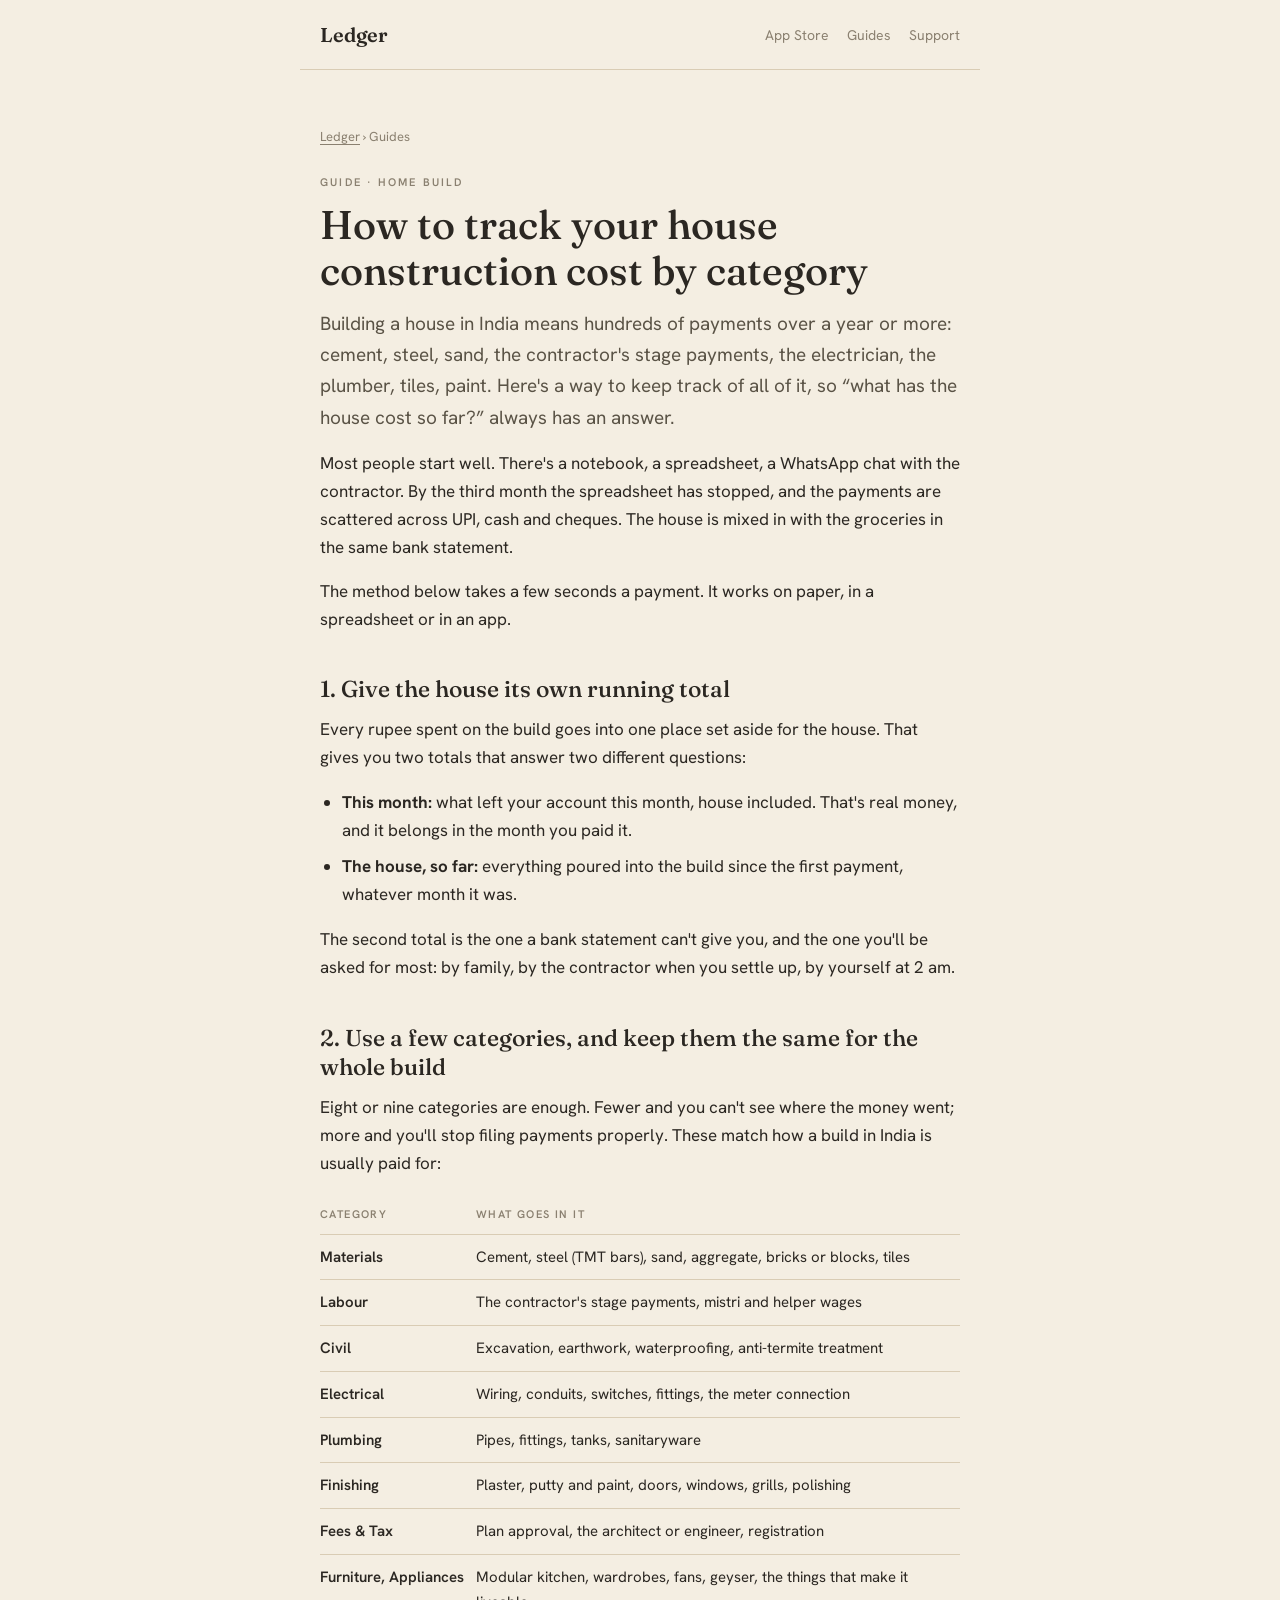
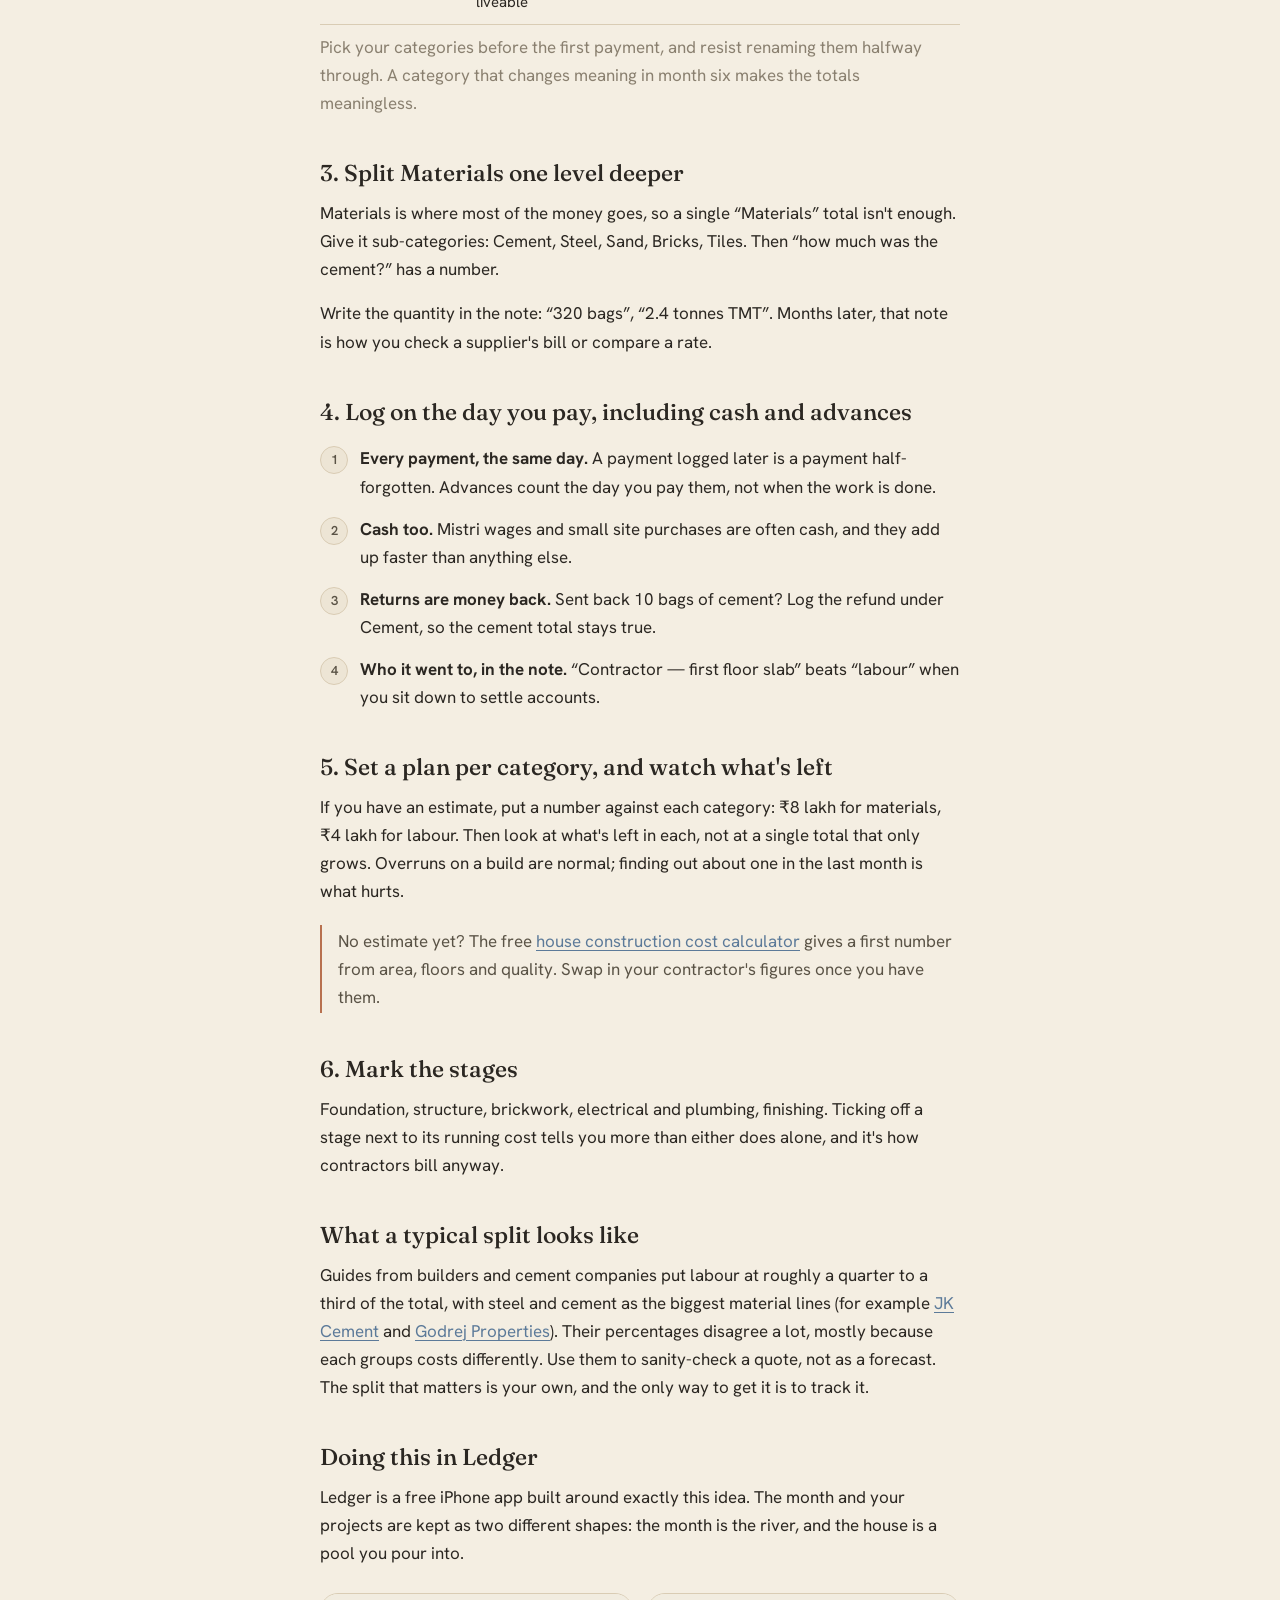
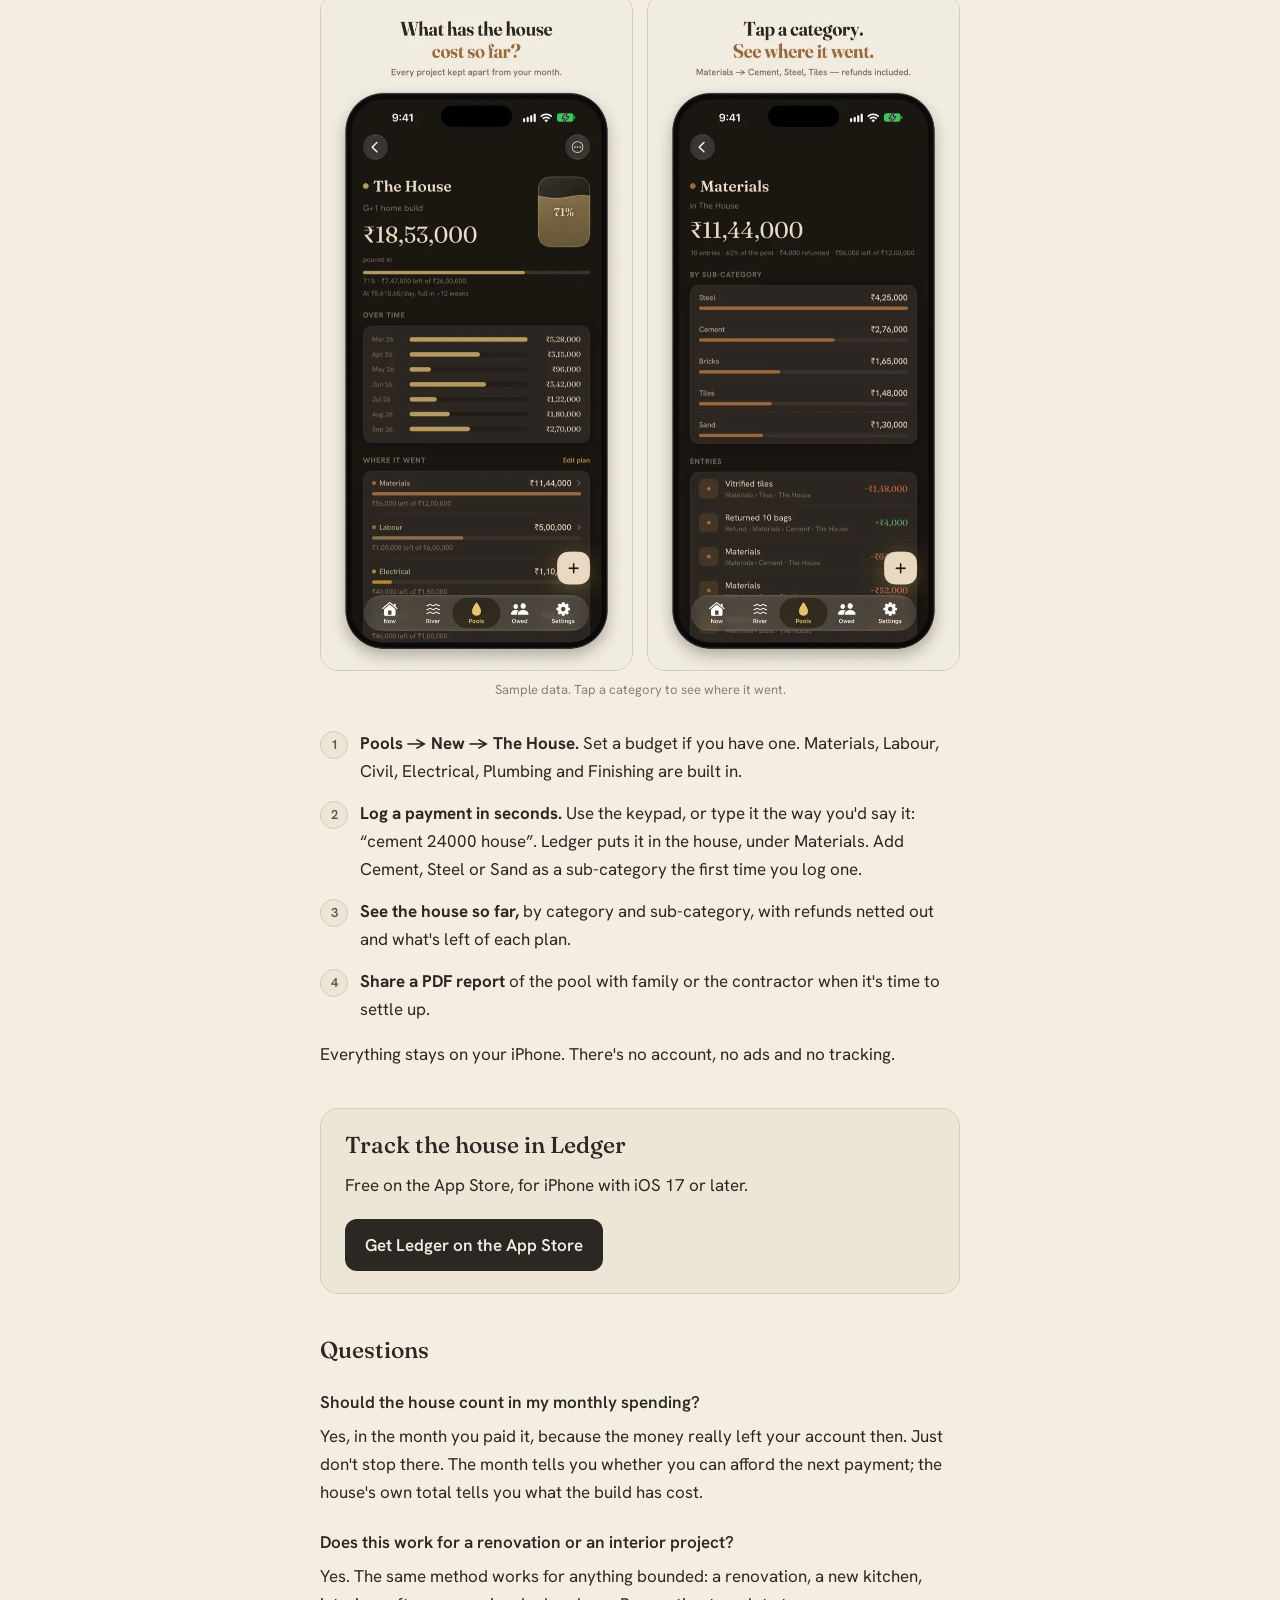
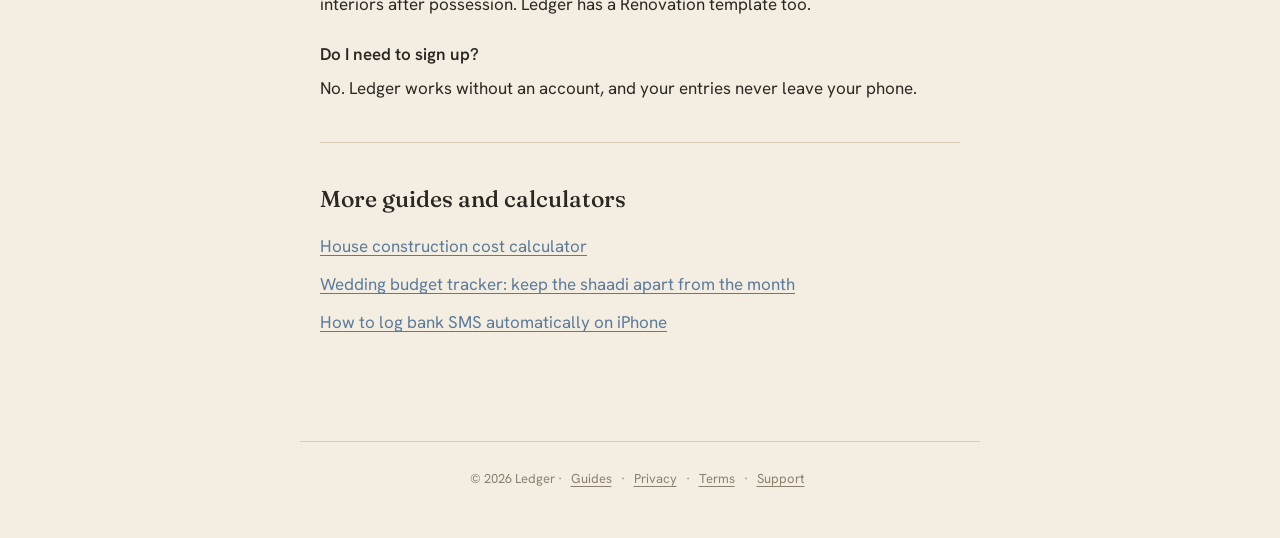
<file: house-construction-cost-tracker.html>
<!DOCTYPE html>
<html lang="en-IN">
<head>
<meta charset="UTF-8">
<meta name="viewport" content="width=device-width, initial-scale=1">
<title>Track house construction cost by category (India) · Ledger</title>
<meta name="description" content="A simple way to track what your home build costs — cement, steel, labour, electrical, finishing — with its own running total, kept apart from everyday spending.">
<link rel="canonical" href="https://dmaulikr.github.io/ledger-site/house-construction-cost-tracker.html">
<meta name="apple-itunes-app" content="app-id=6796905803, app-argument=kuberledger://newpool?kind=house">
<meta property="og:type" content="article">
<meta property="og:title" content="How to track your house construction cost by category">
<meta property="og:description" content="Cement, steel, labour, finishing: what the house has cost so far, one tap away.">
<meta property="og:url" content="https://dmaulikr.github.io/ledger-site/house-construction-cost-tracker.html">
<meta property="og:image" content="https://dmaulikr.github.io/ledger-site/img/og-house.jpg">
<meta name="twitter:card" content="summary_large_image">
<link rel="preconnect" href="https://fonts.googleapis.com">
<link rel="preconnect" href="https://fonts.gstatic.com" crossorigin>
<link href="https://fonts.googleapis.com/css2?family=Fraunces:opsz,wght@9..144,400;9..144,500;9..144,600&family=Hanken+Grotesk:wght@400;500;600&display=swap" rel="stylesheet">
<link rel="stylesheet" href="style.css">
<script type="application/ld+json">
{
  "@context": "https://schema.org",
  "@graph": [
    {
      "@type": "Article",
      "headline": "How to track your house construction cost by category",
      "description": "A simple way to track what your home build costs — cement, steel, labour, electrical, finishing — with its own running total, kept apart from everyday spending.",
      "image": "https://dmaulikr.github.io/ledger-site/img/og-house.jpg",
      "datePublished": "2026-11-05",
      "dateModified": "2026-11-11",
      "inLanguage": "en-IN",
      "author": { "@type": "Organization", "name": "Ledger", "url": "https://dmaulikr.github.io/ledger-site/" },
      "publisher": { "@type": "Organization", "name": "Ledger", "url": "https://dmaulikr.github.io/ledger-site/" },
      "mainEntityOfPage": "https://dmaulikr.github.io/ledger-site/house-construction-cost-tracker.html"
    },
    {
      "@type": "BreadcrumbList",
      "itemListElement": [
        { "@type": "ListItem", "position": 1, "name": "Ledger", "item": "https://dmaulikr.github.io/ledger-site/" },
        { "@type": "ListItem", "position": 2, "name": "House construction cost", "item": "https://dmaulikr.github.io/ledger-site/house-construction-cost-tracker.html" }
      ]
    }
  ]
}
</script>
</head>
<body>
<nav class="nav">
  <span class="brand"><a href="index.html">Ledger</a></span>
  <span class="links"><a href="https://apps.apple.com/app/apple-store/id6796905803?pt=128885861&amp;ct=site-house&amp;mt=8">App Store</a><a href="index.html#guides">Guides</a><a href="support.html">Support</a></span>
</nav>
<main class="page">
<div class="crumbs"><a href="index.html">Ledger</a> › Guides</div>
<div class="label">Guide · Home build</div>
<h1>How to track your house construction cost by category</h1>
<p class="lede">Building a house in India means hundreds of payments over a year or more: cement, steel, sand, the contractor's stage payments, the electrician, the plumber, tiles, paint. Here's a way to keep track of all of it, so “what has the house cost so far?” always has an answer.</p>

<p>Most people start well. There's a notebook, a spreadsheet, a WhatsApp chat with the contractor. By the third month the spreadsheet has stopped, and the payments are scattered across UPI, cash and cheques. The house is mixed in with the groceries in the same bank statement.</p>
<p>The method below takes a few seconds a payment. It works on paper, in a spreadsheet or in an app.</p>

<h2>1. Give the house its own running total</h2>
<p>Every rupee spent on the build goes into one place set aside for the house. That gives you two totals that answer two different questions:</p>
<ul>
  <li><strong>This month:</strong> what left your account this month, house included. That's real money, and it belongs in the month you paid it.</li>
  <li><strong>The house, so far:</strong> everything poured into the build since the first payment, whatever month it was.</li>
</ul>
<p>The second total is the one a bank statement can't give you, and the one you'll be asked for most: by family, by the contractor when you settle up, by yourself at 2 am.</p>

<h2>2. Use a few categories, and keep them the same for the whole build</h2>
<p>Eight or nine categories are enough. Fewer and you can't see where the money went; more and you'll stop filing payments properly. These match how a build in India is usually paid for:</p>
<table class="cats">
  <thead><tr><th>Category</th><th>What goes in it</th></tr></thead>
  <tbody>
    <tr><td>Materials</td><td>Cement, steel (TMT bars), sand, aggregate, bricks or blocks, tiles</td></tr>
    <tr><td>Labour</td><td>The contractor's stage payments, mistri and helper wages</td></tr>
    <tr><td>Civil</td><td>Excavation, earthwork, waterproofing, anti-termite treatment</td></tr>
    <tr><td>Electrical</td><td>Wiring, conduits, switches, fittings, the meter connection</td></tr>
    <tr><td>Plumbing</td><td>Pipes, fittings, tanks, sanitaryware</td></tr>
    <tr><td>Finishing</td><td>Plaster, putty and paint, doors, windows, grills, polishing</td></tr>
    <tr><td>Fees &amp; Tax</td><td>Plan approval, the architect or engineer, registration</td></tr>
    <tr><td>Furniture, Appliances</td><td>Modular kitchen, wardrobes, fans, geyser, the things that make it liveable</td></tr>
  </tbody>
</table>
<p class="muted">Pick your categories before the first payment, and resist renaming them halfway through. A category that changes meaning in month six makes the totals meaningless.</p>

<h2>3. Split Materials one level deeper</h2>
<p>Materials is where most of the money goes, so a single “Materials” total isn't enough. Give it sub-categories: Cement, Steel, Sand, Bricks, Tiles. Then “how much was the cement?” has a number.</p>
<p>Write the quantity in the note: “320 bags”, “2.4 tonnes TMT”. Months later, that note is how you check a supplier's bill or compare a rate.</p>

<h2>4. Log on the day you pay, including cash and advances</h2>
<ol class="steps">
  <li><strong>Every payment, the same day.</strong> A payment logged later is a payment half-forgotten. Advances count the day you pay them, not when the work is done.</li>
  <li><strong>Cash too.</strong> Mistri wages and small site purchases are often cash, and they add up faster than anything else.</li>
  <li><strong>Returns are money back.</strong> Sent back 10 bags of cement? Log the refund under Cement, so the cement total stays true.</li>
  <li><strong>Who it went to, in the note.</strong> “Contractor — first floor slab” beats “labour” when you sit down to settle accounts.</li>
</ol>

<h2>5. Set a plan per category, and watch what's left</h2>
<p>If you have an estimate, put a number against each category: ₹8 lakh for materials, ₹4 lakh for labour. Then look at what's left in each, not at a single total that only grows. Overruns on a build are normal; finding out about one in the last month is what hurts.</p>
<p class="note">No estimate yet? The free <a href="house-construction-cost-calculator.html">house construction cost calculator</a> gives a first number from area, floors and quality. Swap in your contractor's figures once you have them.</p>

<h2>6. Mark the stages</h2>
<p>Foundation, structure, brickwork, electrical and plumbing, finishing. Ticking off a stage next to its running cost tells you more than either does alone, and it's how contractors bill anyway.</p>

<h2>What a typical split looks like</h2>
<p>Guides from builders and cement companies put labour at roughly a quarter to a third of the total, with steel and cement as the biggest material lines (for example <a href="https://www.jkcement.com/house-construction-cost-india/" rel="noopener">JK Cement</a> and <a href="https://www.godrejproperties.com/blog/average-cost-constructing-a-house-in-india" rel="noopener">Godrej Properties</a>). Their percentages disagree a lot, mostly because each groups costs differently. Use them to sanity-check a quote, not as a forecast. The split that matters is your own, and the only way to get it is to track it.</p>

<h2>Doing this in Ledger</h2>
<p>Ledger is a free iPhone app built around exactly this idea. The month and your projects are kept as two different shapes: the month is the river, and the house is a pool you pour into.</p>
<div class="shots">
  <img src="img/01-house.webp" width="600" height="1304" alt="Ledger showing a house pool: ₹18,53,000 poured in so far against a ₹26,00,000 plan, with a breakdown by category" loading="lazy">
  <img src="img/02-where.webp" width="600" height="1304" alt="Ledger's Materials category in a house pool, split into Cement, Steel, Sand, Bricks and Tiles" loading="lazy">
</div>
<p class="caption">Sample data. Tap a category to see where it went.</p>
<ol class="steps">
  <li><strong>Pools → New → The House.</strong> Set a budget if you have one. Materials, Labour, Civil, Electrical, Plumbing and Finishing are built in.</li>
  <li><strong>Log a payment in seconds.</strong> Use the keypad, or type it the way you'd say it: “cement 24000 house”. Ledger puts it in the house, under Materials. Add Cement, Steel or Sand as a sub-category the first time you log one.</li>
  <li><strong>See the house so far,</strong> by category and sub-category, with refunds netted out and what's left of each plan.</li>
  <li><strong>Share a PDF report</strong> of the pool with family or the contractor when it's time to settle up.</li>
</ol>
<p>Everything stays on your iPhone. There's no account, no ads and no tracking.</p>

<div class="cta">
  <h2>Track the house in Ledger</h2>
  <p>Free on the App Store, for iPhone with iOS 17 or later.</p>
  <p><a class="badge" href="https://apps.apple.com/app/apple-store/id6796905803?pt=128885861&amp;ct=site-house&amp;mt=8">Get Ledger on the App Store</a></p>
</div>

<div class="faq">
<h2>Questions</h2>
<h3>Should the house count in my monthly spending?</h3>
<p>Yes, in the month you paid it, because the money really left your account then. Just don't stop there. The month tells you whether you can afford the next payment; the house's own total tells you what the build has cost.</p>
<h3>Does this work for a renovation or an interior project?</h3>
<p>Yes. The same method works for anything bounded: a renovation, a new kitchen, interiors after possession. Ledger has a Renovation template too.</p>
<h3>Do I need to sign up?</h3>
<p>No. Ledger works without an account, and your entries never leave your phone.</p>
</div>

<hr>
<h2>More guides and calculators</h2>
<ul class="related">
  <li><a href="house-construction-cost-calculator.html">House construction cost calculator</a></li>
  <li><a href="wedding-budget-tracker.html">Wedding budget tracker: keep the shaadi apart from the month</a></li>
  <li><a href="bank-sms-expense-tracker-iphone.html">How to log bank SMS automatically on iPhone</a></li>
</ul>
</main>
<footer>
  © 2026 Ledger · <a href="index.html#guides">Guides</a> · <a href="privacy.html">Privacy</a> · <a href="terms.html">Terms</a> · <a href="support.html">Support</a>
</footer>
</body>
</html>
</file>
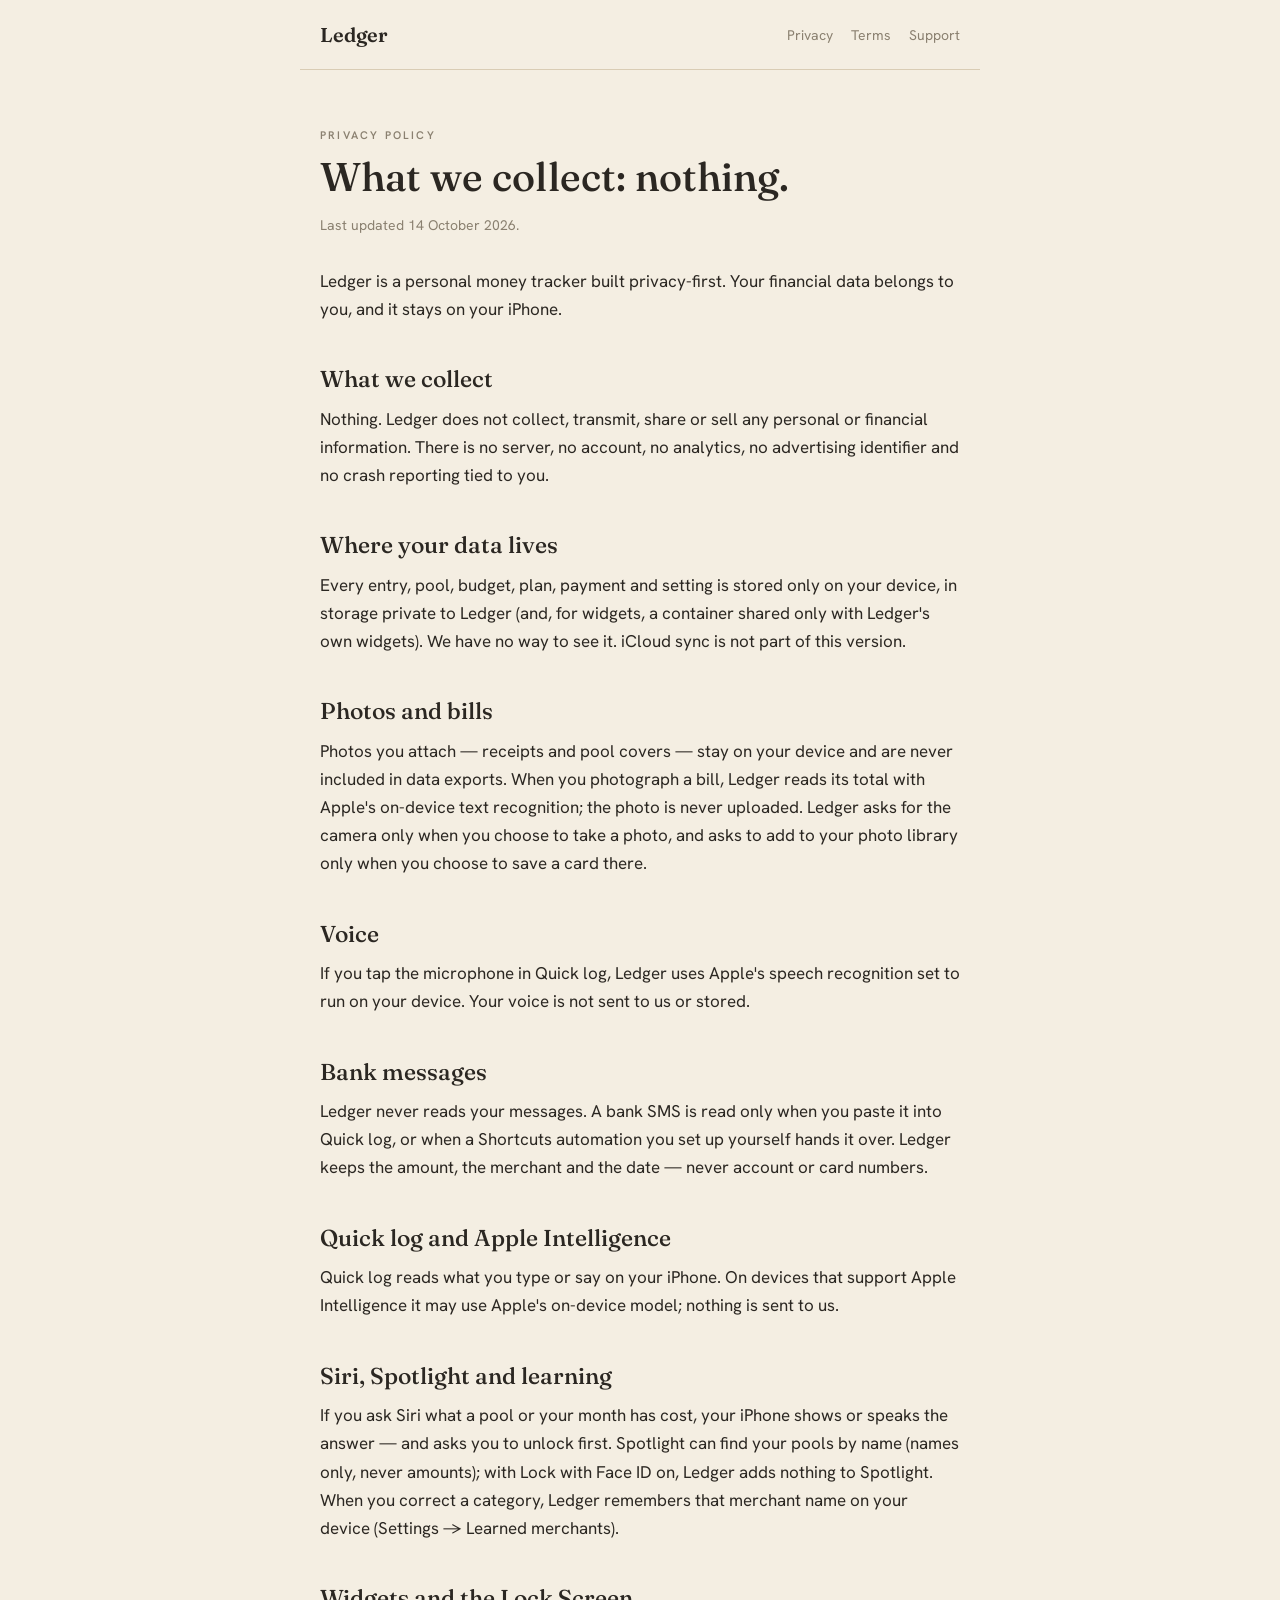
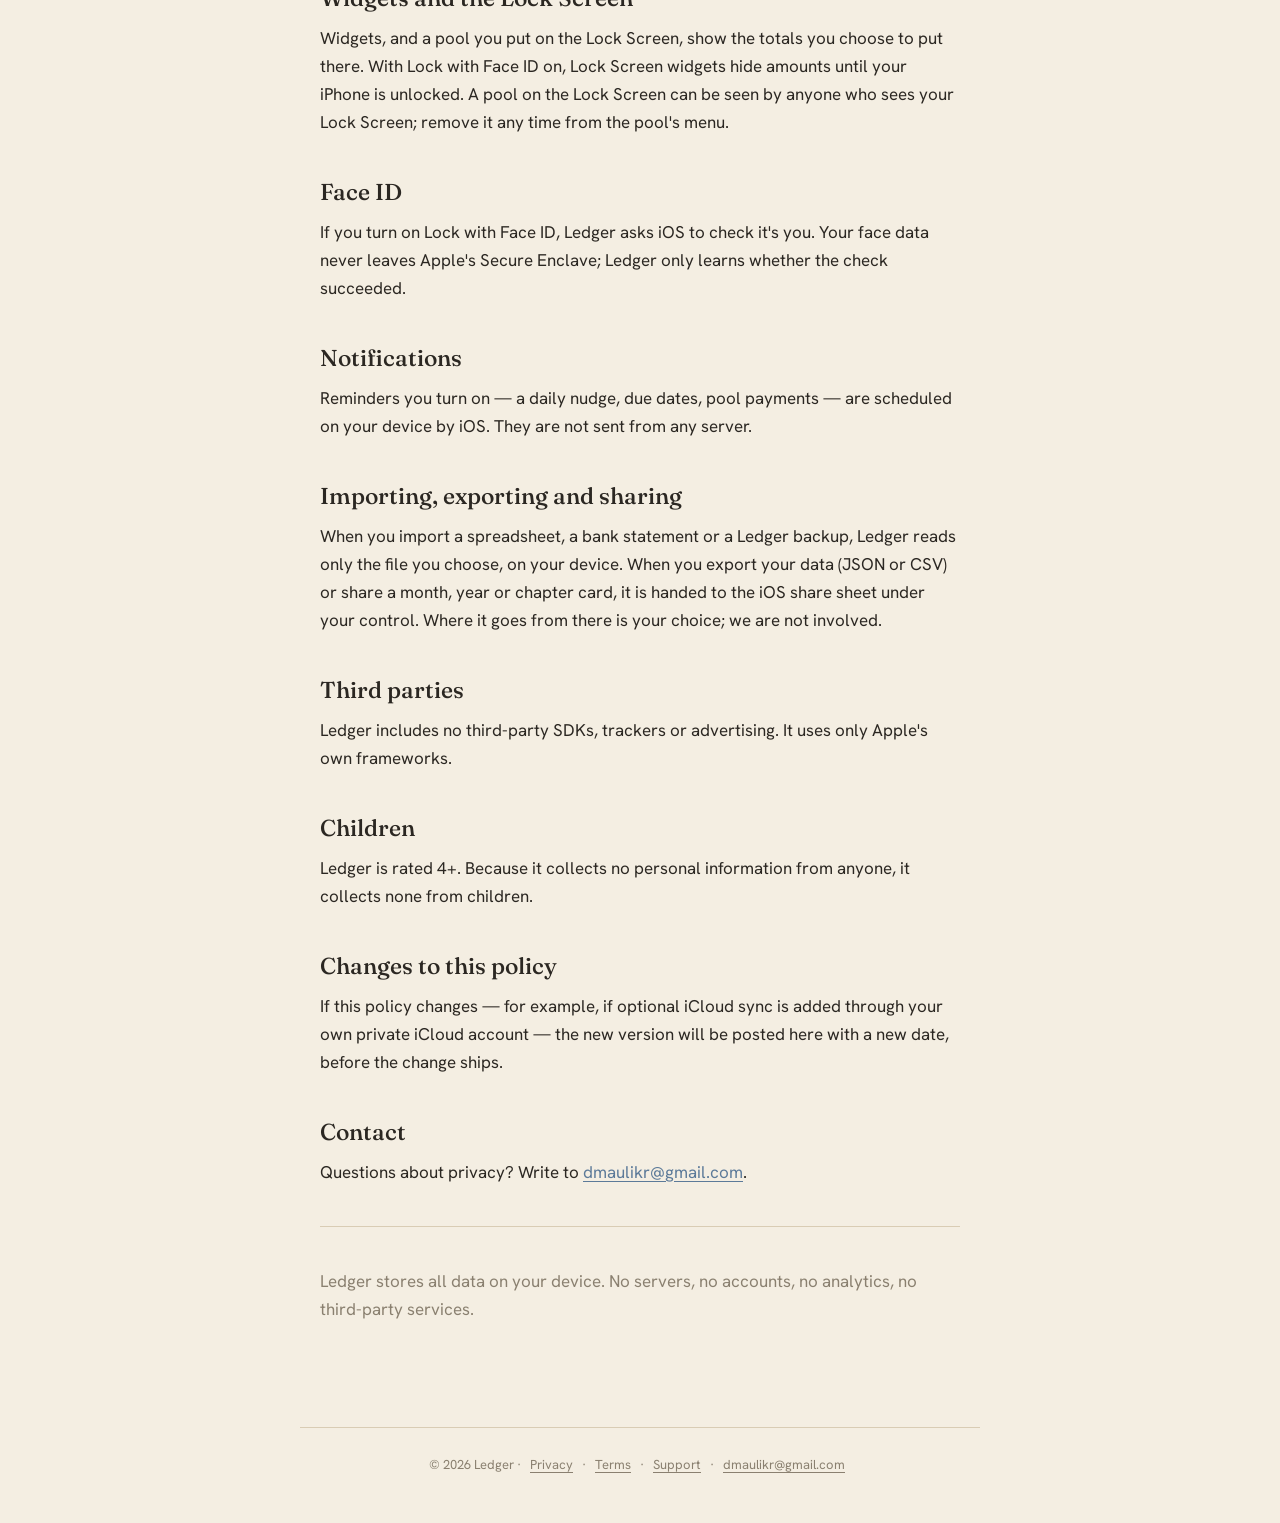
<file: privacy.html>
<!DOCTYPE html>
<html lang="en">
<head>
<meta charset="UTF-8">
<meta name="viewport" content="width=device-width, initial-scale=1">
<title>Privacy — Ledger</title>
<meta name="description" content="Ledger's privacy policy. We collect nothing. Your money data stays on your iPhone.">
<link rel="preconnect" href="https://fonts.googleapis.com">
<link rel="preconnect" href="https://fonts.gstatic.com" crossorigin>
<link href="https://fonts.googleapis.com/css2?family=Fraunces:opsz,wght@9..144,400;9..144,500;9..144,600&family=Hanken+Grotesk:wght@400;500;600&display=swap" rel="stylesheet">
<link rel="stylesheet" href="style.css">
</head>
<body>
<nav class="nav">
  <span class="brand"><a href="index.html">Ledger</a></span>
  <span class="links"><a href="privacy.html">Privacy</a><a href="terms.html">Terms</a><a href="support.html">Support</a></span>
</nav>
<main class="page">
<div class="label">Privacy Policy</div>
<h1>What we collect: nothing.</h1>
<p class="updated">Last updated 14 October 2026.</p>
<p>Ledger is a personal money tracker built privacy-first. Your financial data belongs to you, and it stays on your iPhone.</p>

<h2>What we collect</h2>
<p>Nothing. Ledger does not collect, transmit, share or sell any personal or financial information. There is no server, no account, no analytics, no advertising identifier and no crash reporting tied to you.</p>

<h2>Where your data lives</h2>
<p>Every entry, pool, budget, plan, payment and setting is stored only on your device, in storage private to Ledger (and, for widgets, a container shared only with Ledger's own widgets). We have no way to see it. iCloud sync is not part of this version.</p>

<h2>Photos and bills</h2>
<p>Photos you attach — receipts and pool covers — stay on your device and are never included in data exports. When you photograph a bill, Ledger reads its total with Apple's on-device text recognition; the photo is never uploaded. Ledger asks for the camera only when you choose to take a photo, and asks to add to your photo library only when you choose to save a card there.</p>

<h2>Voice</h2>
<p>If you tap the microphone in Quick log, Ledger uses Apple's speech recognition set to run on your device. Your voice is not sent to us or stored.</p>

<h2>Bank messages</h2>
<p>Ledger never reads your messages. A bank SMS is read only when you paste it into Quick log, or when a Shortcuts automation you set up yourself hands it over. Ledger keeps the amount, the merchant and the date — never account or card numbers.</p>

<h2>Quick log and Apple Intelligence</h2>
<p>Quick log reads what you type or say on your iPhone. On devices that support Apple Intelligence it may use Apple's on-device model; nothing is sent to us.</p>

<h2>Siri, Spotlight and learning</h2>
<p>If you ask Siri what a pool or your month has cost, your iPhone shows or speaks the answer — and asks you to unlock first. Spotlight can find your pools by name (names only, never amounts); with Lock with Face ID on, Ledger adds nothing to Spotlight. When you correct a category, Ledger remembers that merchant name on your device (Settings → Learned merchants).</p>

<h2>Widgets and the Lock Screen</h2>
<p>Widgets, and a pool you put on the Lock Screen, show the totals you choose to put there. With Lock with Face ID on, Lock Screen widgets hide amounts until your iPhone is unlocked. A pool on the Lock Screen can be seen by anyone who sees your Lock Screen; remove it any time from the pool's menu.</p>

<h2>Face ID</h2>
<p>If you turn on Lock with Face ID, Ledger asks iOS to check it's you. Your face data never leaves Apple's Secure Enclave; Ledger only learns whether the check succeeded.</p>

<h2>Notifications</h2>
<p>Reminders you turn on — a daily nudge, due dates, pool payments — are scheduled on your device by iOS. They are not sent from any server.</p>

<h2>Importing, exporting and sharing</h2>
<p>When you import a spreadsheet, a bank statement or a Ledger backup, Ledger reads only the file you choose, on your device. When you export your data (JSON or CSV) or share a month, year or chapter card, it is handed to the iOS share sheet under your control. Where it goes from there is your choice; we are not involved.</p>

<h2>Third parties</h2>
<p>Ledger includes no third-party SDKs, trackers or advertising. It uses only Apple's own frameworks.</p>

<h2>Children</h2>
<p>Ledger is rated 4+. Because it collects no personal information from anyone, it collects none from children.</p>

<h2>Changes to this policy</h2>
<p>If this policy changes — for example, if optional iCloud sync is added through your own private iCloud account — the new version will be posted here with a new date, before the change ships.</p>

<h2>Contact</h2>
<p>Questions about privacy? Write to <a href="mailto:dmaulikr@gmail.com">dmaulikr@gmail.com</a>.</p>
<hr>
<p class="muted">Ledger stores all data on your device. No servers, no accounts, no analytics, no third-party services.</p>
</main>
<footer>
  © 2026 Ledger · <a href="privacy.html">Privacy</a> · <a href="terms.html">Terms</a> · <a href="support.html">Support</a> · <a href="mailto:dmaulikr@gmail.com">dmaulikr@gmail.com</a>
</footer>
</body>
</html>
</file>
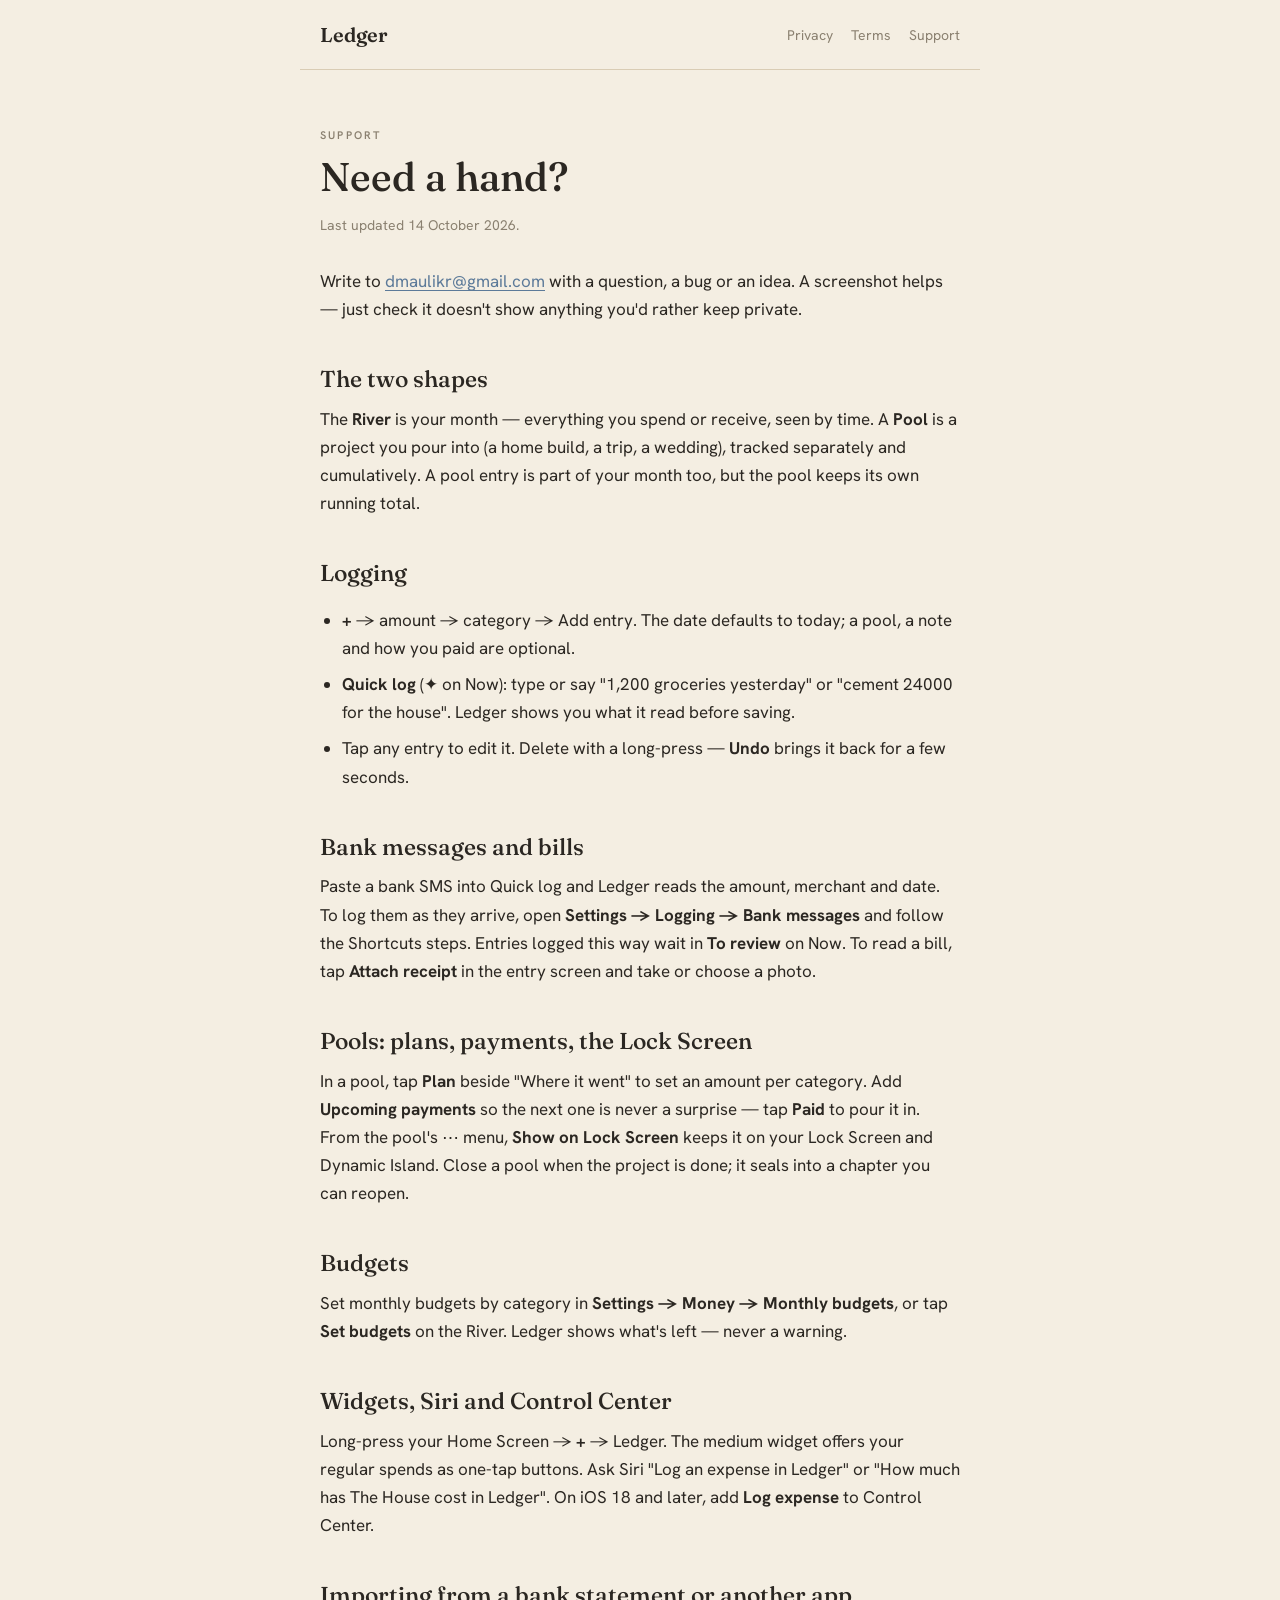
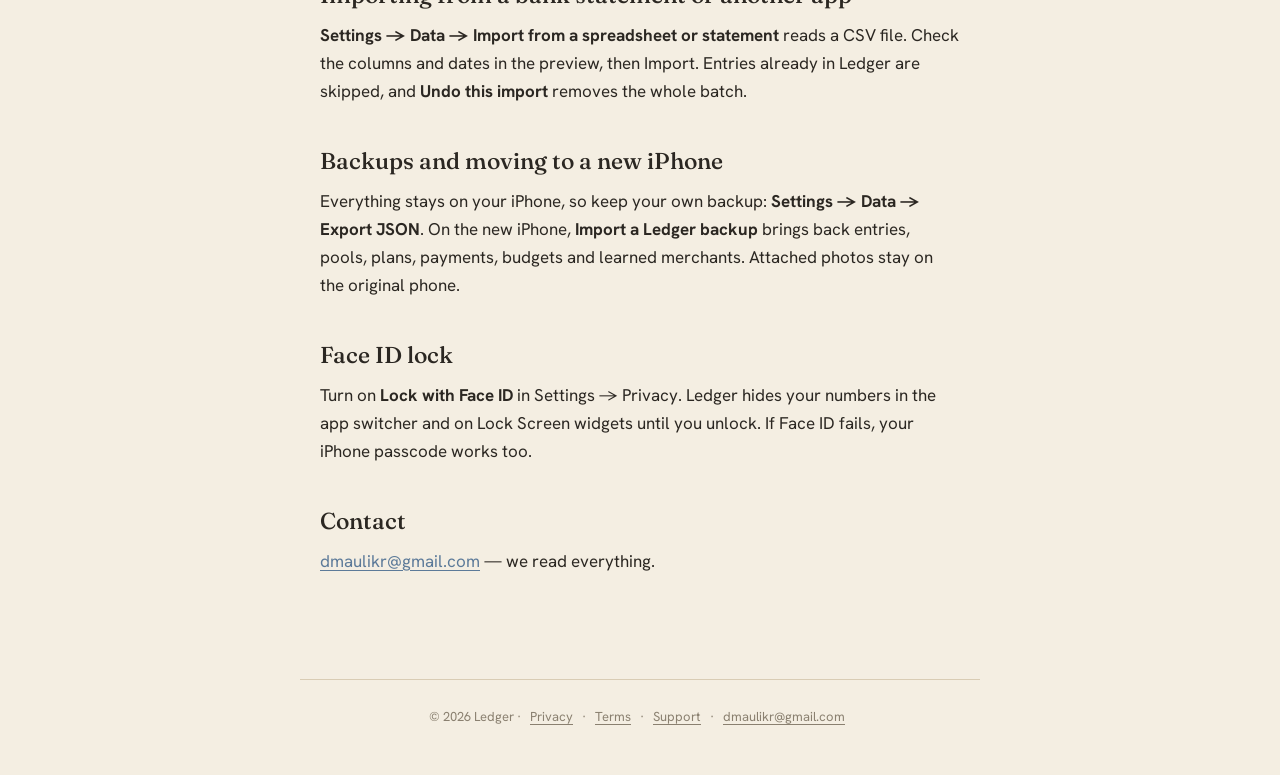
<file: support.html>
<!DOCTYPE html>
<html lang="en">
<head>
<meta charset="UTF-8">
<meta name="viewport" content="width=device-width, initial-scale=1">
<title>Support — Ledger</title>
<meta name="description" content="Help with Ledger, the calm money tracker for iPhone, and how to reach us.">
<link rel="preconnect" href="https://fonts.googleapis.com">
<link rel="preconnect" href="https://fonts.gstatic.com" crossorigin>
<link href="https://fonts.googleapis.com/css2?family=Fraunces:opsz,wght@9..144,400;9..144,500;9..144,600&family=Hanken+Grotesk:wght@400;500;600&display=swap" rel="stylesheet">
<link rel="stylesheet" href="style.css">
</head>
<body>
<nav class="nav">
  <span class="brand"><a href="index.html">Ledger</a></span>
  <span class="links"><a href="privacy.html">Privacy</a><a href="terms.html">Terms</a><a href="support.html">Support</a></span>
</nav>
<main class="page">
<div class="label">Support</div>
<h1>Need a hand?</h1>
<p class="updated">Last updated 14 October 2026.</p>
<p>Write to <a href="mailto:dmaulikr@gmail.com">dmaulikr@gmail.com</a> with a question, a bug or an idea. A screenshot helps — just check it doesn't show anything you'd rather keep private.</p>

<h2>The two shapes</h2>
<p>The <strong>River</strong> is your month — everything you spend or receive, seen by time. A <strong>Pool</strong> is a project you pour into (a home build, a trip, a wedding), tracked separately and cumulatively. A pool entry is part of your month too, but the pool keeps its own running total.</p>

<h2>Logging</h2>
<ul>
  <li><strong>+</strong> → amount → category → Add entry. The date defaults to today; a pool, a note and how you paid are optional.</li>
  <li><strong>Quick log</strong> (✦ on Now): type or say "1,200 groceries yesterday" or "cement 24000 for the house". Ledger shows you what it read before saving.</li>
  <li>Tap any entry to edit it. Delete with a long-press — <strong>Undo</strong> brings it back for a few seconds.</li>
</ul>

<h2>Bank messages and bills</h2>
<p>Paste a bank SMS into Quick log and Ledger reads the amount, merchant and date. To log them as they arrive, open <strong>Settings → Logging → Bank messages</strong> and follow the Shortcuts steps. Entries logged this way wait in <strong>To review</strong> on Now. To read a bill, tap <strong>Attach receipt</strong> in the entry screen and take or choose a photo.</p>

<h2>Pools: plans, payments, the Lock Screen</h2>
<p>In a pool, tap <strong>Plan</strong> beside "Where it went" to set an amount per category. Add <strong>Upcoming payments</strong> so the next one is never a surprise — tap <strong>Paid</strong> to pour it in. From the pool's ⋯ menu, <strong>Show on Lock Screen</strong> keeps it on your Lock Screen and Dynamic Island. Close a pool when the project is done; it seals into a chapter you can reopen.</p>

<h2>Budgets</h2>
<p>Set monthly budgets by category in <strong>Settings → Money → Monthly budgets</strong>, or tap <strong>Set budgets</strong> on the River. Ledger shows what's left — never a warning.</p>

<h2>Widgets, Siri and Control Center</h2>
<p>Long-press your Home Screen → <strong>+</strong> → Ledger. The medium widget offers your regular spends as one-tap buttons. Ask Siri "Log an expense in Ledger" or "How much has The House cost in Ledger". On iOS 18 and later, add <strong>Log expense</strong> to Control Center.</p>

<h2>Importing from a bank statement or another app</h2>
<p><strong>Settings → Data → Import from a spreadsheet or statement</strong> reads a CSV file. Check the columns and dates in the preview, then Import. Entries already in Ledger are skipped, and <strong>Undo this import</strong> removes the whole batch.</p>

<h2>Backups and moving to a new iPhone</h2>
<p>Everything stays on your iPhone, so keep your own backup: <strong>Settings → Data → Export JSON</strong>. On the new iPhone, <strong>Import a Ledger backup</strong> brings back entries, pools, plans, payments, budgets and learned merchants. Attached photos stay on the original phone.</p>

<h2>Face ID lock</h2>
<p>Turn on <strong>Lock with Face ID</strong> in Settings → Privacy. Ledger hides your numbers in the app switcher and on Lock Screen widgets until you unlock. If Face ID fails, your iPhone passcode works too.</p>

<h2>Contact</h2>
<p><a href="mailto:dmaulikr@gmail.com">dmaulikr@gmail.com</a> — we read everything.</p>
</main>
<footer>
  © 2026 Ledger · <a href="privacy.html">Privacy</a> · <a href="terms.html">Terms</a> · <a href="support.html">Support</a> · <a href="mailto:dmaulikr@gmail.com">dmaulikr@gmail.com</a>
</footer>
</body>
</html>
</file>
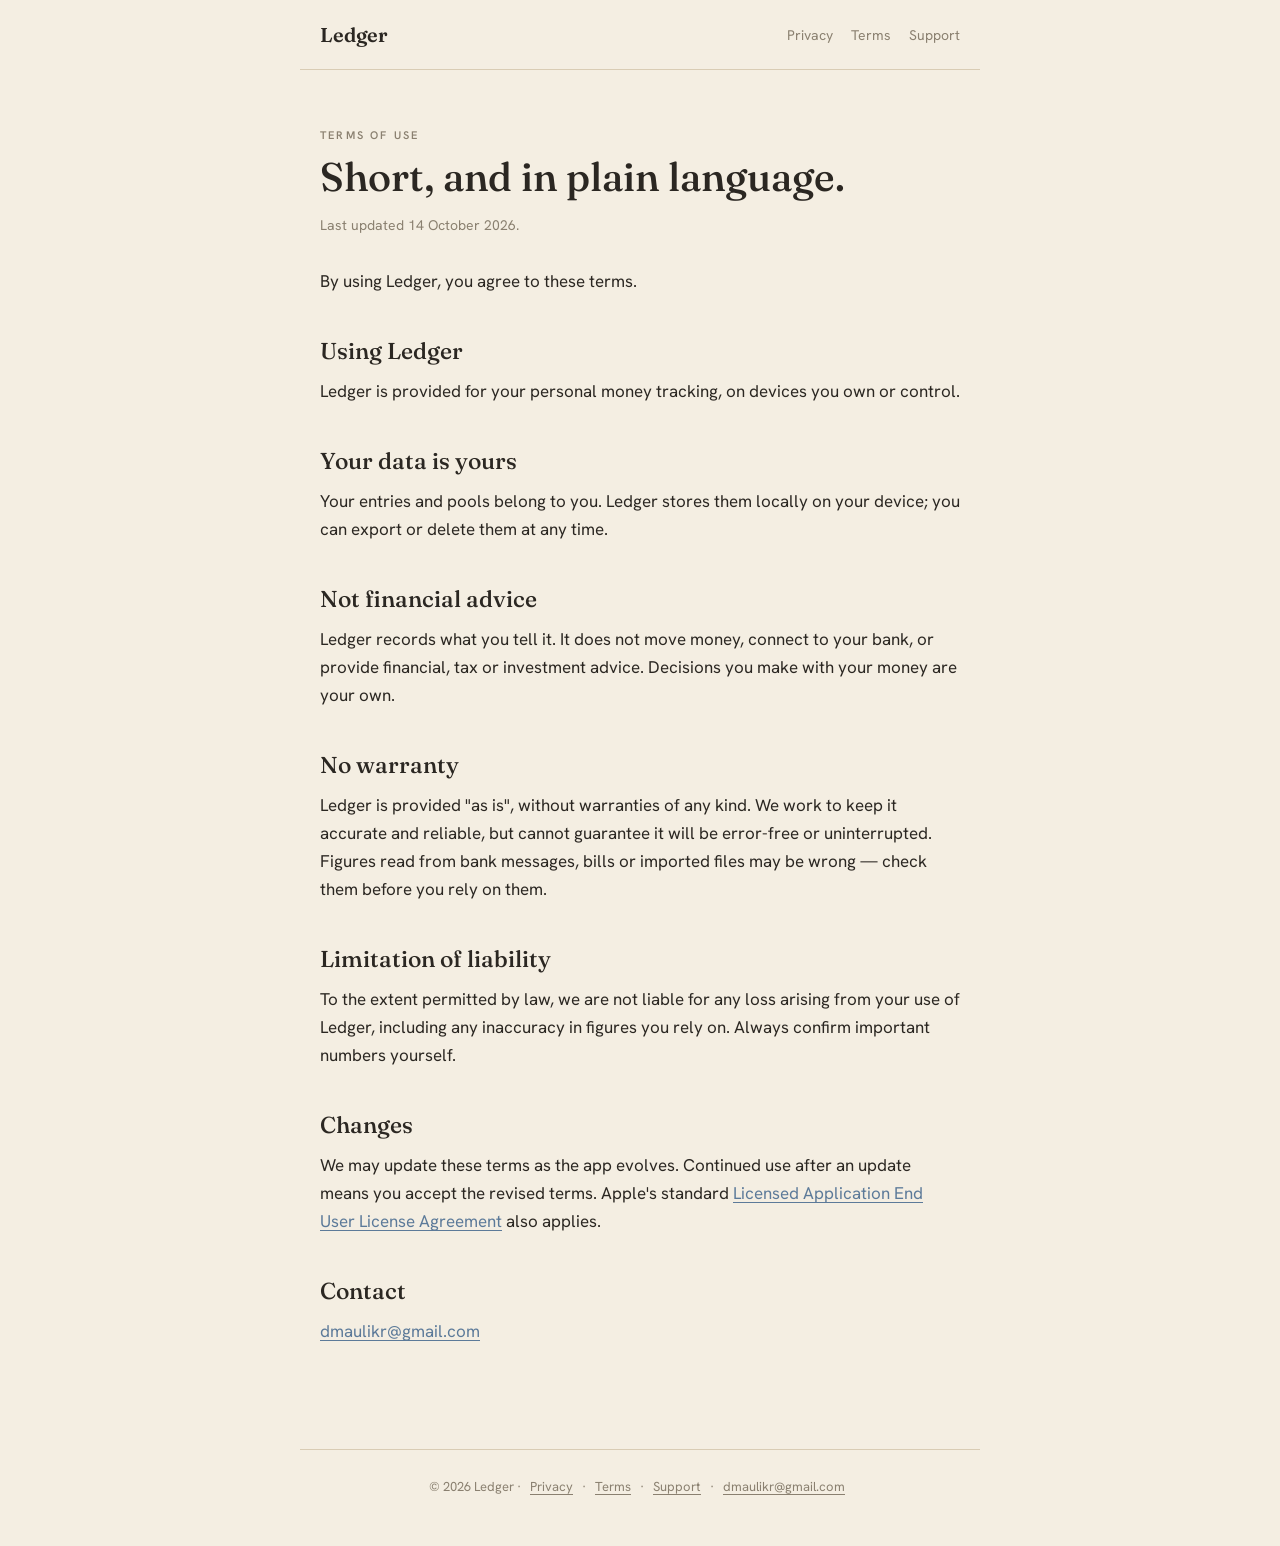
<file: terms.html>
<!DOCTYPE html>
<html lang="en">
<head>
<meta charset="UTF-8">
<meta name="viewport" content="width=device-width, initial-scale=1">
<title>Terms — Ledger</title>
<meta name="description" content="Terms of use for Ledger, the calm money tracker for iPhone.">
<link rel="preconnect" href="https://fonts.googleapis.com">
<link rel="preconnect" href="https://fonts.gstatic.com" crossorigin>
<link href="https://fonts.googleapis.com/css2?family=Fraunces:opsz,wght@9..144,400;9..144,500;9..144,600&family=Hanken+Grotesk:wght@400;500;600&display=swap" rel="stylesheet">
<link rel="stylesheet" href="style.css">
</head>
<body>
<nav class="nav">
  <span class="brand"><a href="index.html">Ledger</a></span>
  <span class="links"><a href="privacy.html">Privacy</a><a href="terms.html">Terms</a><a href="support.html">Support</a></span>
</nav>
<main class="page">
<div class="label">Terms of Use</div>
<h1>Short, and in plain language.</h1>
<p class="updated">Last updated 14 October 2026.</p>
<p>By using Ledger, you agree to these terms.</p>
<h2>Using Ledger</h2>
<p>Ledger is provided for your personal money tracking, on devices you own or control.</p>
<h2>Your data is yours</h2>
<p>Your entries and pools belong to you. Ledger stores them locally on your device; you can export or delete them at any time.</p>
<h2>Not financial advice</h2>
<p>Ledger records what you tell it. It does not move money, connect to your bank, or provide financial, tax or investment advice. Decisions you make with your money are your own.</p>
<h2>No warranty</h2>
<p>Ledger is provided "as is", without warranties of any kind. We work to keep it accurate and reliable, but cannot guarantee it will be error-free or uninterrupted. Figures read from bank messages, bills or imported files may be wrong — check them before you rely on them.</p>
<h2>Limitation of liability</h2>
<p>To the extent permitted by law, we are not liable for any loss arising from your use of Ledger, including any inaccuracy in figures you rely on. Always confirm important numbers yourself.</p>
<h2>Changes</h2>
<p>We may update these terms as the app evolves. Continued use after an update means you accept the revised terms. Apple's standard <a href="https://www.apple.com/legal/internet-services/itunes/dev/stdeula/">Licensed Application End User License Agreement</a> also applies.</p>
<h2>Contact</h2>
<p><a href="mailto:dmaulikr@gmail.com">dmaulikr@gmail.com</a></p>
</main>
<footer>
  © 2026 Ledger · <a href="privacy.html">Privacy</a> · <a href="terms.html">Terms</a> · <a href="support.html">Support</a> · <a href="mailto:dmaulikr@gmail.com">dmaulikr@gmail.com</a>
</footer>
</body>
</html>
</file>
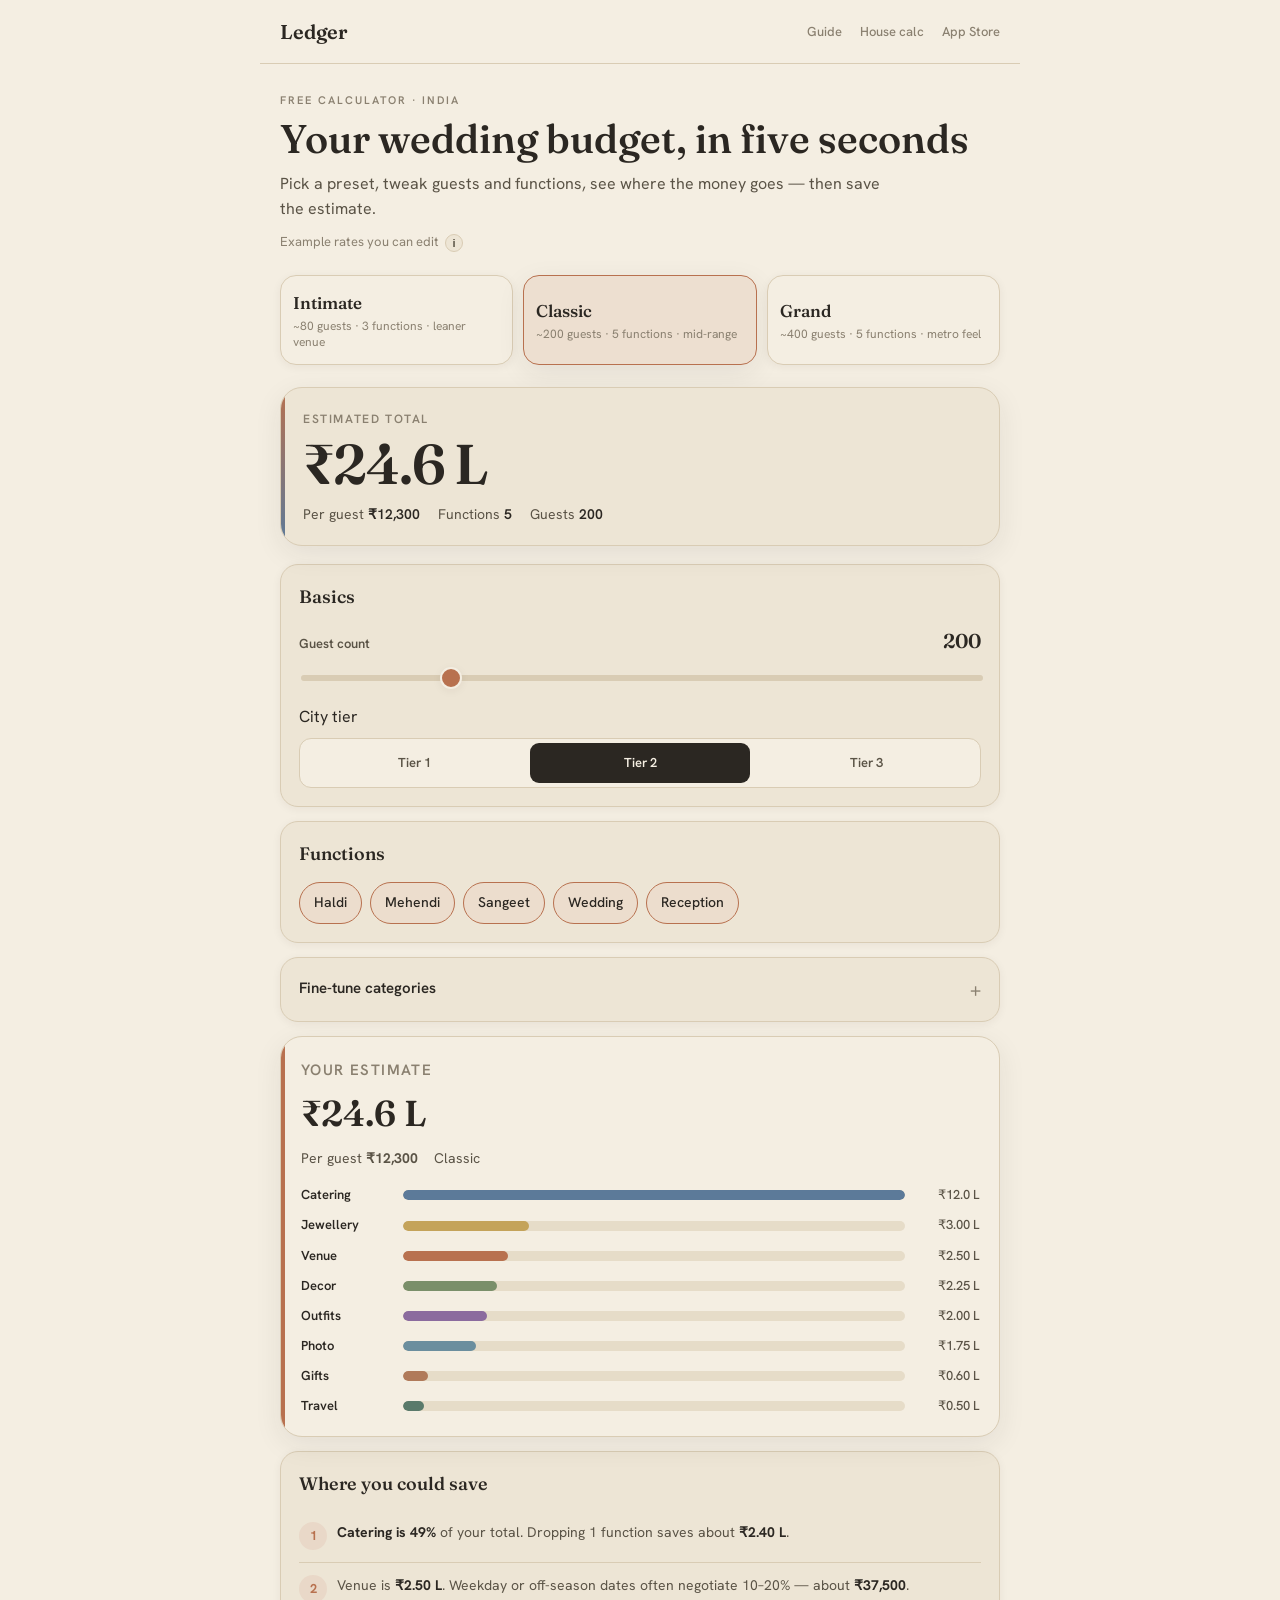
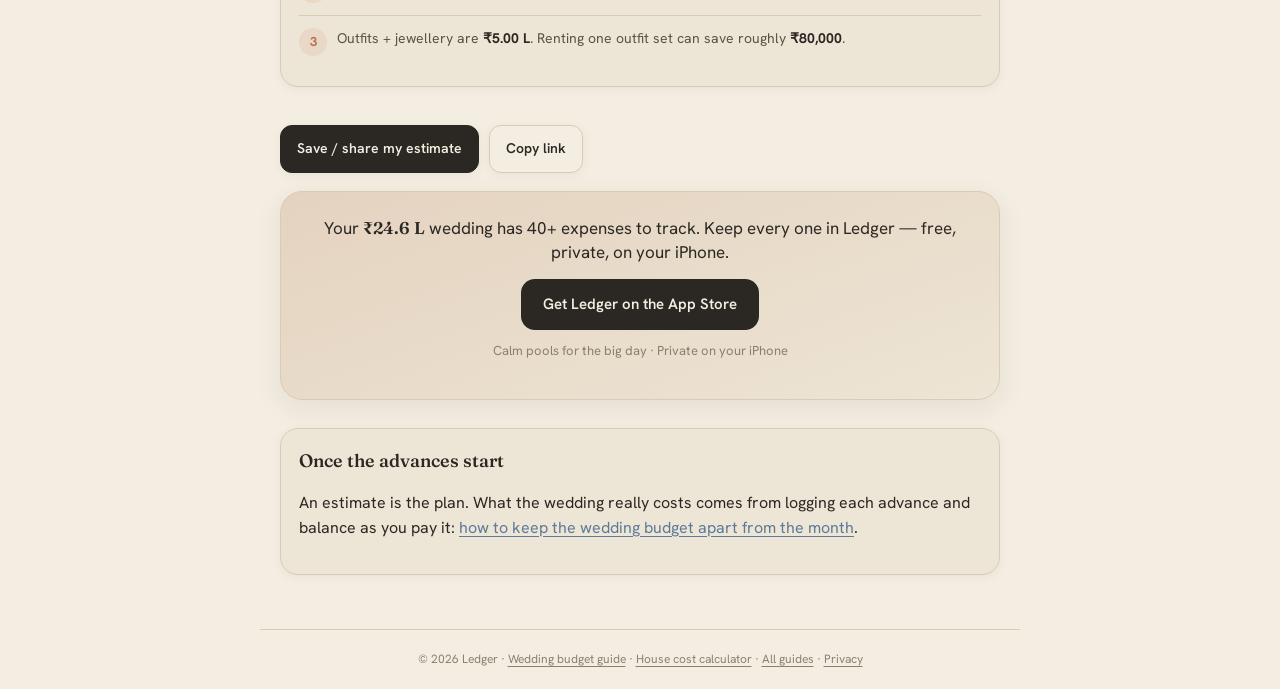
<file: wedding-budget-calculator.html>
<!DOCTYPE html>
<html lang="en-IN">
<head>
<meta charset="UTF-8">
<meta name="viewport" content="width=device-width, initial-scale=1">
<meta name="apple-itunes-app" content="app-id=6796905803">
<title>Indian Wedding Budget Calculator — Ledger</title>
<meta name="description" content="Estimate your Indian wedding in seconds. Presets for Intimate, Classic or Grand — then fine-tune guests, functions and categories. Track every rupee in Ledger.">
<link rel="canonical" href="https://dmaulikr.github.io/ledger-site/wedding-budget-calculator.html">
<meta property="og:type" content="website">
<meta property="og:title" content="Indian wedding budget calculator">
<meta property="og:description" content="Guests, functions and categories in, a first estimate out, with where you could save. Free, no sign-up.">
<meta property="og:url" content="https://dmaulikr.github.io/ledger-site/wedding-budget-calculator.html">
<meta property="og:image" content="https://dmaulikr.github.io/ledger-site/img/og-calc-wedding.jpg">
<meta name="twitter:card" content="summary_large_image">
<script type="application/ld+json">
{
  "@context": "https://schema.org",
  "@graph": [
    {
      "@type": "WebApplication",
      "name": "Indian wedding budget calculator",
      "url": "https://dmaulikr.github.io/ledger-site/wedding-budget-calculator.html",
      "description": "Estimate your Indian wedding in seconds. Presets for Intimate, Classic or Grand — then fine-tune guests, functions and categories. Track every rupee in Ledger.",
      "applicationCategory": "FinanceApplication",
      "operatingSystem": "Any",
      "browserRequirements": "Requires JavaScript",
      "inLanguage": "en-IN",
      "isAccessibleForFree": true,
      "offers": { "@type": "Offer", "price": "0", "priceCurrency": "INR" },
      "publisher": { "@type": "Organization", "name": "Ledger", "url": "https://dmaulikr.github.io/ledger-site/" }
    },
    {
      "@type": "BreadcrumbList",
      "itemListElement": [
        { "@type": "ListItem", "position": 1, "name": "Ledger", "item": "https://dmaulikr.github.io/ledger-site/" },
        { "@type": "ListItem", "position": 2, "name": "Wedding budget calculator", "item": "https://dmaulikr.github.io/ledger-site/wedding-budget-calculator.html" }
      ]
    }
  ]
}
</script>
<link rel="preconnect" href="https://fonts.googleapis.com">
<link rel="preconnect" href="https://fonts.gstatic.com" crossorigin>
<link href="https://fonts.googleapis.com/css2?family=Fraunces:opsz,wght@9..144,400;9..144,500;9..144,600;9..144,700&family=Hanken+Grotesk:wght@400;500;600;700&display=swap" rel="stylesheet">
<style>
:root {
  --paper: #F4EEE2; --paper2: #EDE5D5; --paper3: #E6DCC8;
  --ink: #2B2722; --ink2: #5A5346; --ink3: #8A8070;
  --hairline: #D9CCB4; --river: #5C7A99; --clay: #B8714F;
  --shadow: 0 8px 28px rgba(43,39,34,0.08); --shadow-sm: 0 2px 10px rgba(43,39,34,0.06);
  --radius: 18px; --safe-b: env(safe-area-inset-bottom, 0px);
}
@media (prefers-color-scheme: dark) {
  :root {
    --paper: #17150F; --paper2: #201D16; --paper3: #2A261E;
    --ink: #EFE6D4; --ink2: #C9BDA6; --ink3: #8F8574;
    --hairline: #2E2A22; --river: #8FAACB; --clay: #D4906C;
    --shadow: 0 8px 28px rgba(0,0,0,0.35); --shadow-sm: 0 2px 10px rgba(0,0,0,0.25);
  }
}
* { box-sizing: border-box; }
html { scroll-behavior: smooth; }
body {
  margin: 0; font-family: 'Hanken Grotesk', -apple-system, BlinkMacSystemFont, sans-serif;
  background: var(--paper); color: var(--ink); line-height: 1.55; font-size: 16px;
  -webkit-font-smoothing: antialiased; padding-bottom: 88px;
}
h1,h2,h3,.brand,.num,.preset-title { font-family: 'Fraunces', Georgia, serif; font-weight: 550; }
a { color: var(--river); text-underline-offset: 3px; }
.nav {
  max-width: 760px; margin: 0 auto; padding: 16px 20px;
  display: flex; justify-content: space-between; align-items: center;
  border-bottom: 0.5px solid var(--hairline);
}
.brand { font-size: 20px; font-weight: 600; }
.brand a { color: var(--ink); text-decoration: none; }
.nav-links a { margin-left: 14px; font-size: 13px; color: var(--ink3); text-decoration: none; font-weight: 500; }
.nav-links a:hover { color: var(--ink); }
.wrap { max-width: 760px; margin: 0 auto; padding: 28px 20px 40px; }
.eyebrow { font-size: 11px; letter-spacing: 2px; text-transform: uppercase; color: var(--ink3); font-weight: 600; margin: 0 0 8px; }
h1 { font-size: clamp(28px, 6vw, 40px); line-height: 1.12; margin: 0 0 10px; font-weight: 550; }
.lede { color: var(--ink2); margin: 0 0 8px; font-size: 16px; max-width: 38em; }
.disclaimer-line {
  display: inline-flex; align-items: center; gap: 6px;
  font-size: 13px; color: var(--ink3); margin: 0 0 22px;
}
.tip {
  position: relative; display: inline-flex; width: 18px; height: 18px;
  border-radius: 50%; border: 1px solid var(--hairline); background: var(--paper2);
  color: var(--ink2); font-size: 11px; font-weight: 700; align-items: center; justify-content: center;
  cursor: help; vertical-align: middle;
}
.tip:focus { outline: 2px solid var(--river); outline-offset: 2px; }
.tip[data-tip]::after {
  content: attr(data-tip); position: absolute; left: 50%; bottom: calc(100% + 8px);
  transform: translateX(-50%); width: min(260px, 70vw); padding: 10px 12px;
  background: var(--ink); color: var(--paper); border-radius: 10px; font-size: 12px;
  font-weight: 400; line-height: 1.4; opacity: 0; pointer-events: none;
  transition: opacity .15s; z-index: 20; text-align: left; letter-spacing: 0;
  text-transform: none;
}
.tip:hover::after, .tip:focus::after { opacity: 1; }

.hero-total {
  background: var(--paper2); border: 0.5px solid var(--hairline);
  border-radius: 22px; padding: 22px 22px 20px; box-shadow: var(--shadow);
  margin-bottom: 18px; position: relative; overflow: hidden;
}
.hero-total::before {
  content: ''; position: absolute; left: 0; top: 0; bottom: 0; width: 4px;
  background: linear-gradient(180deg, var(--clay), var(--river));
}
.hero-total .label { font-size: 12px; letter-spacing: 1.6px; text-transform: uppercase; color: var(--ink3); font-weight: 600; }
.hero-total .big {
  font-family: 'Fraunces', Georgia, serif; font-size: clamp(40px, 10vw, 56px);
  font-weight: 600; line-height: 1.05; margin: 6px 0 10px; letter-spacing: -0.02em;
  font-variant-numeric: tabular-nums;
}
.hero-meta { display: flex; flex-wrap: wrap; gap: 8px 18px; color: var(--ink2); font-size: 14px; }
.hero-meta strong { color: var(--ink); font-weight: 600; }

.presets { display: grid; grid-template-columns: repeat(3, 1fr); gap: 10px; margin: 0 0 22px; }
@media (max-width: 420px) {
  .presets { grid-template-columns: repeat(3, 1fr); gap: 8px; }
  .preset { padding: 12px 8px; }
  .preset-title { font-size: 15px; }
  .preset-sub { font-size: 11px; }
}
.preset {
  appearance: none; border: 1.5px solid var(--hairline); background: var(--paper);
  border-radius: 16px; padding: 14px 12px; text-align: left; cursor: pointer;
  color: var(--ink); box-shadow: var(--shadow-sm); transition: border-color .15s, background .15s, transform .12s;
  font: inherit;
}
.preset:hover { border-color: var(--clay); }
.preset:focus-visible { outline: 2px solid var(--river); outline-offset: 2px; }
.preset.active { border-color: var(--clay); background: color-mix(in srgb, var(--clay) 12%, var(--paper)); box-shadow: var(--shadow); }
.preset-title { display: block; font-size: 17px; margin-bottom: 2px; }
.preset-sub { display: block; font-size: 12px; color: var(--ink3); line-height: 1.35; }

.card {
  background: var(--paper2); border: 0.5px solid var(--hairline);
  border-radius: var(--radius); padding: 18px; margin: 0 0 14px; box-shadow: var(--shadow-sm);
}
.card h2 { font-size: 18px; margin: 0 0 14px; font-weight: 550; }
.field { margin-bottom: 16px; }
.field:last-child { margin-bottom: 0; }
.field-head { display: flex; justify-content: space-between; align-items: baseline; margin-bottom: 8px; gap: 10px; }
.field-head label { font-size: 13px; font-weight: 600; color: var(--ink2); }
.field-val { font-family: 'Fraunces', Georgia, serif; font-size: 20px; font-weight: 600; font-variant-numeric: tabular-nums; }
input[type="range"] {
  width: 100%; height: 6px; appearance: none; background: var(--hairline);
  border-radius: 999px; outline: none;
}
input[type="range"]::-webkit-slider-thumb {
  appearance: none; width: 22px; height: 22px; border-radius: 50%;
  background: var(--clay); border: 2px solid var(--paper); box-shadow: var(--shadow-sm); cursor: pointer;
}
input[type="range"]::-moz-range-thumb {
  width: 22px; height: 22px; border-radius: 50%; background: var(--clay);
  border: 2px solid var(--paper); cursor: pointer;
}
.stepper {
  display: inline-flex; align-items: center; gap: 0;
  border: 0.5px solid var(--hairline); border-radius: 12px; overflow: hidden; background: var(--paper);
}
.stepper button {
  width: 40px; height: 40px; border: none; background: transparent; color: var(--ink);
  font-size: 20px; cursor: pointer; font: inherit;
}
.stepper button:hover { background: var(--paper3); }
.stepper button:focus-visible { outline: 2px solid var(--river); outline-offset: -2px; }
.stepper .sv {
  min-width: 64px; text-align: center; font-family: 'Fraunces', Georgia, serif;
  font-weight: 600; font-size: 18px; font-variant-numeric: tabular-nums;
}
.seg {
  display: grid; grid-template-columns: repeat(3, 1fr); gap: 6px;
  background: var(--paper); padding: 4px; border-radius: 12px; border: 0.5px solid var(--hairline);
}
.seg button {
  border: none; background: transparent; padding: 10px 6px; border-radius: 9px;
  font: inherit; font-size: 13px; font-weight: 600; color: var(--ink2); cursor: pointer;
}
.seg button.active { background: var(--ink); color: var(--paper); }
.seg button:focus-visible { outline: 2px solid var(--river); outline-offset: 1px; }

.chips { display: flex; flex-wrap: wrap; gap: 8px; }
.chip {
  display: inline-flex; align-items: center; gap: 7px; padding: 9px 14px;
  border-radius: 999px; border: 1.5px solid var(--hairline); background: var(--paper);
  font-size: 14px; font-weight: 500; cursor: pointer; user-select: none; color: var(--ink);
}
.chip input { position: absolute; opacity: 0; width: 0; height: 0; }
.chip:has(input:checked), .chip.on {
  border-color: var(--clay); background: color-mix(in srgb, var(--clay) 14%, var(--paper));
}
.chip:focus-within { outline: 2px solid var(--river); outline-offset: 2px; }

details.fine {
  border-radius: var(--radius); border: 0.5px solid var(--hairline);
  background: var(--paper2); margin: 0 0 14px; box-shadow: var(--shadow-sm);
}
details.fine > summary {
  list-style: none; cursor: pointer; padding: 16px 18px; font-weight: 600; font-size: 15px;
  display: flex; justify-content: space-between; align-items: center; color: var(--ink);
}
details.fine > summary::-webkit-details-marker { display: none; }
details.fine > summary::after { content: '+'; color: var(--ink3); font-size: 20px; font-weight: 400; }
details.fine[open] > summary::after { content: '−'; }
.fine-body { padding: 0 18px 16px; border-top: 0.5px solid var(--hairline); }
.cat-row {
  display: grid; grid-template-columns: 1fr auto; gap: 8px 12px; align-items: center;
  padding: 12px 0; border-bottom: 0.5px solid var(--hairline);
}
.cat-row:last-child { border-bottom: none; }
.cat-row .name { font-weight: 600; font-size: 14px; }
.cat-row .hint { font-size: 12px; color: var(--ink3); }
.cat-row input[type="range"] { grid-column: 1 / -1; }
.cat-amt { font-family: 'Fraunces', Georgia, serif; font-weight: 600; font-size: 15px; font-variant-numeric: tabular-nums; }

.result {
  background: var(--paper); border: 0.5px solid var(--hairline);
  border-radius: 22px; padding: 22px 20px 20px; margin: 8px 0 14px; box-shadow: var(--shadow);
  position: relative; overflow: hidden;
}
.result::before {
  content: ''; position: absolute; left: 0; top: 0; bottom: 0; width: 4px;
  background: var(--clay);
}
.result h2 { margin: 0 0 4px; font-size: 15px; letter-spacing: 1.4px; text-transform: uppercase; color: var(--ink3); font-family: 'Hanken Grotesk', sans-serif; font-weight: 600; }
.result .rtotal {
  font-family: 'Fraunces', Georgia, serif; font-size: 36px; font-weight: 600;
  margin: 0 0 6px; font-variant-numeric: tabular-nums;
}
.result-meta { display: flex; gap: 16px; flex-wrap: wrap; font-size: 14px; color: var(--ink2); margin-bottom: 16px; }
.bars { display: flex; flex-direction: column; gap: 10px; }
.bar {
  display: grid; grid-template-columns: 92px 1fr 64px; gap: 10px; align-items: center; font-size: 13px;
}
.bar .track { height: 10px; background: var(--paper3); border-radius: 999px; overflow: hidden; }
.bar .fill { height: 100%; border-radius: 999px; transition: width .4s ease; }
.bar .amt { text-align: right; font-variant-numeric: tabular-nums; color: var(--ink2); font-weight: 500; }
.bar .nm { font-weight: 600; color: var(--ink); white-space: nowrap; overflow: hidden; text-overflow: ellipsis; }

.tips h2 { font-size: 18px; margin: 0 0 12px; }
.tip-item {
  display: grid; grid-template-columns: 28px 1fr; gap: 10px; padding: 12px 0;
  border-bottom: 0.5px solid var(--hairline); font-size: 14px; color: var(--ink2);
}
.tip-item:last-child { border-bottom: none; }
.tip-n {
  width: 28px; height: 28px; border-radius: 50%; background: color-mix(in srgb, var(--clay) 18%, var(--paper));
  color: var(--clay); display: flex; align-items: center; justify-content: center;
  font-size: 13px; font-weight: 700;
}
.tip-item strong { color: var(--ink); }

.actions { display: flex; flex-wrap: wrap; gap: 10px; margin: 4px 0 18px; }
.btn {
  appearance: none; border: 1.5px solid var(--hairline); background: var(--paper);
  color: var(--ink); border-radius: 12px; padding: 12px 16px; font: inherit;
  font-weight: 600; font-size: 14px; cursor: pointer; box-shadow: var(--shadow-sm);
}
.btn:hover { border-color: var(--ink3); }
.btn:focus-visible { outline: 2px solid var(--river); outline-offset: 2px; }
.btn.primary { background: var(--ink); color: var(--paper); border-color: var(--ink); }
.btn.ghost { background: transparent; }
.share-status { font-size: 13px; color: var(--clay); min-height: 1.2em; margin: 0 0 8px; }

.cta {
  background: linear-gradient(160deg, color-mix(in srgb, var(--clay) 16%, var(--paper2)), var(--paper2));
  border: 0.5px solid var(--hairline); border-radius: 22px; padding: 24px 22px;
  text-align: center; box-shadow: var(--shadow); margin: 8px 0 28px;
}
.cta p { margin: 0 0 14px; font-size: 17px; color: var(--ink); line-height: 1.45; }
.cta p .hl { font-family: 'Fraunces', Georgia, serif; font-weight: 600; }
.cta .badge {
  display: inline-block; padding: 14px 22px; border-radius: 14px;
  background: var(--ink); color: var(--paper); font-weight: 600; text-decoration: none; font-size: 15px;
}
.cta .sub { margin-top: 12px; font-size: 13px; color: var(--ink3); }

.sticky-bar {
  position: fixed; left: 12px; right: 12px; bottom: calc(10px + var(--safe-b)); z-index: 40;
  background: color-mix(in srgb, var(--ink) 94%, transparent);
  color: var(--paper); border-radius: 16px;
  backdrop-filter: blur(12px); -webkit-backdrop-filter: blur(12px);
  border: none; box-shadow: 0 10px 30px rgba(43,39,34,0.28);
  padding: 12px 14px;
  display: flex; align-items: center; justify-content: space-between; gap: 12px;
}
.sticky-bar .s-label { color: color-mix(in srgb, var(--paper) 65%, transparent) !important; }
.sticky-bar .s-total { color: var(--paper) !important; }
.sticky-bar a {
  background: var(--paper) !important; color: var(--ink) !important;
}
.sticky-bar .s-label { font-size: 11px; letter-spacing: 1.2px; text-transform: uppercase; color: color-mix(in srgb, var(--paper) 65%, transparent); font-weight: 600; }
.sticky-bar .s-total {
  font-family: 'Fraunces', Georgia, serif; font-size: 22px; font-weight: 600;
  font-variant-numeric: tabular-nums; line-height: 1.1; color: var(--paper);
}
.sticky-bar a {
  flex-shrink: 0; background: var(--paper); color: var(--ink); text-decoration: none;
  padding: 10px 14px; border-radius: 11px; font-size: 13px; font-weight: 600;
}
@media (min-width: 761px) { .sticky-bar { display: none; } body { padding-bottom: 0; } }

footer {
  max-width: 760px; margin: 0 auto; padding: 20px; border-top: 0.5px solid var(--hairline);
  color: var(--ink3); font-size: 12px; text-align: center;
}
footer a { color: var(--ink3); }
.sr-only {
  position: absolute; width: 1px; height: 1px; padding: 0; margin: -1px;
  overflow: hidden; clip: rect(0,0,0,0); border: 0;
}
#shareCanvas { position: absolute; left: -9999px; top: 0; }
</style>
</head>
<body>
<nav class="nav" aria-label="Primary">
  <span class="brand"><a href="index.html">Ledger</a></span>
  <span class="nav-links">
    <a href="wedding-budget-tracker.html">Guide</a>
    <a href="house-construction-cost-calculator.html">House calc</a>
    <a href="https://apps.apple.com/app/apple-store/id6796905803?pt=128885861&amp;ct=calc-wedding&amp;mt=8">App Store</a>
  </span>
</nav>

<main class="wrap">
  <p class="eyebrow">Free calculator · India</p>
  <h1>Your wedding budget, in five seconds</h1>
  <p class="lede">Pick a preset, tweak guests and functions, see where the money goes — then save the estimate.</p>
  <p class="disclaimer-line">
    Example rates you can edit
    <button type="button" class="tip" data-tip="Defaults are illustrative mid-range placeholders so the maths works immediately. Replace with your vendor quotes. Not a market survey or a quote." aria-label="About these example rates">i</button>
  </p>

  <div class="presets" role="group" aria-label="Wedding size presets">
    <button type="button" class="preset" data-preset="intimate" id="p-intimate">
      <span class="preset-title">Intimate</span>
      <span class="preset-sub">~80 guests · 3 functions · leaner venue</span>
    </button>
    <button type="button" class="preset active" data-preset="classic" id="p-classic">
      <span class="preset-title">Classic</span>
      <span class="preset-sub">~200 guests · 5 functions · mid-range</span>
    </button>
    <button type="button" class="preset" data-preset="grand" id="p-grand">
      <span class="preset-title">Grand</span>
      <span class="preset-sub">~400 guests · 5 functions · metro feel</span>
    </button>
  </div>

  <section class="hero-total" aria-live="polite">
    <div class="label">Estimated total</div>
    <div class="big" id="heroTotal">₹0</div>
    <div class="hero-meta">
      <span>Per guest <strong id="heroPer">₹0</strong></span>
      <span>Functions <strong id="heroFns">0</strong></span>
      <span>Guests <strong id="heroGuests">0</strong></span>
    </div>
  </section>

  <section class="card" aria-labelledby="basics-h">
    <h2 id="basics-h">Basics</h2>
    <div class="field">
      <div class="field-head">
        <label for="guests">Guest count</label>
        <span class="field-val" id="guestsVal" aria-hidden="true">200</span>
      </div>
      <input type="range" id="guests" min="40" max="800" step="10" value="200" aria-valuetext="200 guests">
    </div>
    <div class="field">
      <div class="field-head"><span id="tier-label">City tier</span></div>
      <div class="seg" role="group" aria-labelledby="tier-label">
        <button type="button" data-tier="1.35" aria-pressed="false">Tier 1</button>
        <button type="button" data-tier="1" class="active" aria-pressed="true">Tier 2</button>
        <button type="button" data-tier="0.75" aria-pressed="false">Tier 3</button>
      </div>
    </div>
  </section>

  <section class="card" aria-labelledby="fn-h">
    <h2 id="fn-h">Functions</h2>
    <div class="chips" id="functions" role="group" aria-labelledby="fn-h">
      <label class="chip on"><input type="checkbox" value="haldi" checked> Haldi</label>
      <label class="chip on"><input type="checkbox" value="mehendi" checked> Mehendi</label>
      <label class="chip on"><input type="checkbox" value="sangeet" checked> Sangeet</label>
      <label class="chip on"><input type="checkbox" value="wedding" checked> Wedding</label>
      <label class="chip on"><input type="checkbox" value="reception" checked> Reception</label>
    </div>
  </section>

  <details class="fine">
    <summary>Fine-tune categories</summary>
    <div class="fine-body" id="cats"></div>
  </details>

  <section class="result" id="resultCard" aria-labelledby="result-h">
    <h2 id="result-h">Your estimate</h2>
    <div class="rtotal" id="resultTotal">₹0</div>
    <div class="result-meta">
      <span>Per guest <strong id="resultPer">₹0</strong></span>
      <span id="resultPreset">Classic</span>
    </div>
    <div class="bars" id="bars" role="list"></div>
  </section>

  <section class="card tips" aria-labelledby="save-h">
    <h2 id="save-h">Where you could save</h2>
    <div id="tips"></div>
  </section>

  <p class="share-status" id="shareStatus" role="status" aria-live="polite"></p>
  <div class="actions">
    <button type="button" class="btn primary" id="shareBtn">Save / share my estimate</button>
    <button type="button" class="btn" id="copyLinkBtn">Copy link</button>
  </div>

  <section class="cta" aria-label="Get Ledger">
    <p id="ctaText">Your wedding has many moving parts. Track every rupee in Ledger, free.</p>
    <a class="badge" href="https://apps.apple.com/app/apple-store/id6796905803?pt=128885861&amp;ct=calc-wedding&amp;mt=8">Get Ledger on the App Store</a>
    <p class="sub">Calm pools for the big day · Private on your iPhone</p>
  </section>

  <section class="card" aria-labelledby="next-h">
    <h2 id="next-h">Once the advances start</h2>
    <p>An estimate is the plan. What the wedding really costs comes from logging each advance and balance as you pay it: <a href="wedding-budget-tracker.html">how to keep the wedding budget apart from the month</a>.</p>
  </section>
</main>

<div class="sticky-bar" aria-label="Live total">
  <div>
    <div class="s-label">Live total</div>
    <div class="s-total" id="stickyTotal">₹0</div>
  </div>
  <a href="https://apps.apple.com/app/apple-store/id6796905803?pt=128885861&amp;ct=calc-wedding&amp;mt=8">Open Ledger</a>
</div>

<footer>© 2026 Ledger · <a href="wedding-budget-tracker.html">Wedding budget guide</a> · <a href="house-construction-cost-calculator.html">House cost calculator</a> · <a href="index.html#guides">All guides</a> · <a href="privacy.html">Privacy</a></footer>
<canvas id="shareCanvas" width="1080" height="1350" aria-hidden="true"></canvas>

<script>
const COLORS = ['#B8714F','#5C7A99','#7A8F6A','#8B6B9E','#C4A35A','#6B8E9E','#B07A5A','#5A7A6B'];
const CAT_DEF = [
  { id:'venue', label:'Venue', mode:'fixed', min:50000, max:2000000, step:10000, color:0 },
  { id:'catering', label:'Catering / plate', mode:'perGuestFn', min:400, max:4000, step:50, color:1 },
  { id:'decor', label:'Decor / function', mode:'perFn', min:10000, max:200000, step:5000, color:2 },
  { id:'outfits', label:'Outfits', mode:'fixed', min:50000, max:1500000, step:10000, color:3 },
  { id:'jewellery', label:'Jewellery', mode:'fixed', min:0, max:2000000, step:25000, color:4 },
  { id:'photo', label:'Photo / function', mode:'perFn', min:10000, max:150000, step:5000, color:5 },
  { id:'gifts', label:'Gifts / guest', mode:'perGuest', min:0, max:1500, step:50, color:6 },
  { id:'travel', label:'Travel', mode:'fixed', min:0, max:500000, step:10000, color:7 },
];
const TIER_AFFECTED = new Set(['venue','catering','decor','photo','travel']);
const PRESETS = {
  intimate: {
    guests: 80, tier: 1, fns: ['mehendi','wedding','reception'], name: 'Intimate',
    cats: { venue:150000, catering:900, decor:30000, outfits:120000, jewellery:150000, photo:25000, gifts:200, travel:20000 }
  },
  classic: {
    guests: 200, tier: 1, fns: ['haldi','mehendi','sangeet','wedding','reception'], name: 'Classic',
    cats: { venue:250000, catering:1200, decor:45000, outfits:200000, jewellery:300000, photo:35000, gifts:300, travel:50000 }
  },
  grand: {
    guests: 400, tier: 1.35, fns: ['haldi','mehendi','sangeet','wedding','reception'], name: 'Grand',
    cats: { venue:600000, catering:1800, decor:80000, outfits:450000, jewellery:600000, photo:60000, gifts:450, travel:150000 }
  }
};

let state = { preset: 'classic', tier: 1, animTotal: 0, targetTotal: 0 };
let animRaf = null;

function fmtLakh(n) {
  n = Math.round(n);
  if (n >= 1e7) {
    const cr = n / 1e7;
    return '₹' + cr.toFixed(cr >= 10 ? 1 : 2) + ' Cr';
  }
  if (n >= 1e5) {
    const L = n / 1e5;
    return '₹' + (L >= 10 ? L.toFixed(1) : L.toFixed(2)) + ' L';
  }
  return '₹' + n.toLocaleString('en-IN');
}
function fmtFull(n) { return '₹' + Math.round(n).toLocaleString('en-IN'); }
function fmtLakhNum(n) { return (Math.round(n) / 1e5).toFixed(Math.round(n) >= 1e6 ? 1 : 2); }

const catsEl = document.getElementById('cats');
CAT_DEF.forEach(c => {
  const row = document.createElement('div');
  row.className = 'cat-row';
  row.innerHTML = `
    <div>
      <div class="name" id="lbl-${c.id}">${c.label}</div>
      <div class="hint">${c.mode === 'fixed' ? 'fixed' : c.mode === 'perGuest' ? '× guests' : c.mode === 'perFn' ? '× functions' : '× guests × functions'}</div>
    </div>
    <div class="cat-amt" id="disp-${c.id}">₹0</div>
    <input type="range" id="${c.id}" min="${c.min}" max="${c.max}" step="${c.step}" value="${PRESETS.classic.cats[c.id]}" aria-labelledby="lbl-${c.id}">
  `;
  catsEl.appendChild(row);
  row.querySelector('input').addEventListener('input', () => { markCustom(); calc(); });
});

function selectedFns() {
  return [...document.querySelectorAll('#functions input:checked')].map(i => i.value);
}

document.querySelectorAll('#functions input').forEach(inp => {
  inp.addEventListener('change', () => {
    inp.closest('.chip').classList.toggle('on', inp.checked);
    markCustom(); calc();
  });
});

document.getElementById('guests').addEventListener('input', e => {
  document.getElementById('guestsVal').textContent = e.target.value;
  e.target.setAttribute('aria-valuetext', e.target.value + ' guests');
  markCustom(); calc();
});

document.querySelectorAll('.seg button').forEach(btn => {
  btn.addEventListener('click', () => {
    document.querySelectorAll('.seg button').forEach(b => { b.classList.remove('active'); b.setAttribute('aria-pressed','false'); });
    btn.classList.add('active'); btn.setAttribute('aria-pressed','true');
    state.tier = +btn.dataset.tier;
    markCustom(); calc();
  });
});

document.querySelectorAll('.preset').forEach(btn => {
  btn.addEventListener('click', () => applyPreset(btn.dataset.preset));
});

function markCustom() {
  /* keep preset name until user picks another preset; soft-deselect visual if drifted */
}

function applyPreset(key) {
  const p = PRESETS[key];
  if (!p) return;
  state.preset = key;
  document.querySelectorAll('.preset').forEach(b => b.classList.toggle('active', b.dataset.preset === key));
  const g = document.getElementById('guests');
  g.value = p.guests;
  document.getElementById('guestsVal').textContent = p.guests;
  g.setAttribute('aria-valuetext', p.guests + ' guests');
  state.tier = p.tier;
  document.querySelectorAll('.seg button').forEach(b => {
    const on = +b.dataset.tier === p.tier;
    b.classList.toggle('active', on);
    b.setAttribute('aria-pressed', on ? 'true' : 'false');
  });
  document.querySelectorAll('#functions input').forEach(inp => {
    const on = p.fns.includes(inp.value);
    inp.checked = on;
    inp.closest('.chip').classList.toggle('on', on);
  });
  CAT_DEF.forEach(c => {
    document.getElementById(c.id).value = p.cats[c.id];
  });
  calc();
}

function compute() {
  const guests = +document.getElementById('guests').value;
  const tier = state.tier;
  const fns = selectedFns();
  const fnCount = Math.max(fns.length, 1);
  const parts = CAT_DEF.map(c => {
    let raw = +document.getElementById(c.id).value || 0;
    let amount = 0;
    if (c.mode === 'fixed') amount = raw;
    else if (c.mode === 'perGuest') amount = raw * guests;
    else if (c.mode === 'perFn') amount = raw * fnCount;
    else amount = raw * guests * fnCount;
    if (TIER_AFFECTED.has(c.id)) amount *= tier;
    return { ...c, raw, amount, colorHex: COLORS[c.color] };
  });
  const total = parts.reduce((s, p) => s + p.amount, 0);
  return { guests, tier, fns, fnCount, parts, total, perGuest: guests ? total / guests : 0 };
}

function animateTotal(to) {
  state.targetTotal = to;
  const from = state.animTotal;
  const start = performance.now();
  const dur = 420;
  cancelAnimationFrame(animRaf);
  function frame(t) {
    const k = Math.min(1, (t - start) / dur);
    const e = 1 - Math.pow(1 - k, 3);
    state.animTotal = from + (to - from) * e;
    const text = fmtLakh(state.animTotal);
    document.getElementById('heroTotal').textContent = text;
    document.getElementById('resultTotal').textContent = text;
    document.getElementById('stickyTotal').textContent = text;
    if (k < 1) animRaf = requestAnimationFrame(frame);
    else state.animTotal = to;
  }
  animRaf = requestAnimationFrame(frame);
}

function calc() {
  const r = compute();
  animateTotal(r.total);
  document.getElementById('heroPer').textContent = fmtFull(r.perGuest);
  document.getElementById('heroFns').textContent = String(r.fns.length);
  document.getElementById('heroGuests').textContent = String(r.guests);
  document.getElementById('resultPer').textContent = fmtFull(r.perGuest);
  document.getElementById('resultPreset').textContent = PRESETS[state.preset]?.name || 'Custom';

  CAT_DEF.forEach(c => {
    const raw = +document.getElementById(c.id).value;
    document.getElementById('disp-' + c.id).textContent =
      c.mode === 'fixed' || c.mode === 'perFn' && raw >= 1000 ? fmtLakh(raw) :
      c.mode.includes('Guest') || c.id === 'catering' || c.id === 'gifts' ? '₹' + raw.toLocaleString('en-IN') : fmtLakh(raw);
    if (c.mode === 'fixed' || c.mode === 'perFn' || c.mode === 'travel') {
      document.getElementById('disp-' + c.id).textContent = raw >= 100000 ? fmtLakh(raw) : fmtFull(raw);
    }
  });

  const max = Math.max(...r.parts.map(p => p.amount), 1);
  const bars = document.getElementById('bars');
  bars.innerHTML = '';
  [...r.parts].sort((a,b) => b.amount - a.amount).forEach(p => {
    const pct = r.total ? (p.amount / r.total * 100) : 0;
    const row = document.createElement('div');
    row.className = 'bar';
    row.setAttribute('role', 'listitem');
    row.innerHTML = `
      <span class="nm">${p.label.split(' /')[0]}</span>
      <div class="track"><div class="fill" style="width:${(p.amount/max)*100}%;background:${p.colorHex}"></div></div>
      <span class="amt">₹${fmtLakhNum(p.amount)} L</span>`;
    bars.appendChild(row);
  });

  // tips
  const sorted = [...r.parts].sort((a,b) => b.amount - a.amount);
  const tips = [];
  const top = sorted[0];
  if (top && r.total) {
    const pct = (top.amount / r.total * 100).toFixed(0);
    if (top.id === 'catering' && r.fnCount > 1) {
      const save = top.amount / r.fnCount;
      tips.push(`<strong>Catering is ${pct}%</strong> of your total. Dropping 1 function saves about <strong>${fmtLakh(save)}</strong>.`);
    } else {
      tips.push(`<strong>${top.label.split(' /')[0]} is ${pct}%</strong> — your biggest line. A 15% cut there frees <strong>${fmtLakh(top.amount * 0.15)}</strong>.`);
    }
  }
  const venue = r.parts.find(p => p.id === 'venue');
  if (venue && state.tier > 1) {
    const save = venue.amount - venue.amount / state.tier;
    tips.push(`Tier‑1 venue premium adds about <strong>${fmtLakh(save)}</strong>. A Tier‑2 venue (same size) trims that.`);
  } else if (venue) {
    tips.push(`Venue is <strong>${fmtLakh(venue.amount)}</strong>. Weekday or off-season dates often negotiate 10–20% — about <strong>${fmtLakh(venue.amount * 0.15)}</strong>.`);
  }
  const jewellery = r.parts.find(p => p.id === 'jewellery');
  const outfits = r.parts.find(p => p.id === 'outfits');
  if (jewellery && outfits && jewellery.amount + outfits.amount > r.total * 0.2) {
    tips.push(`Outfits + jewellery are <strong>${fmtLakh(jewellery.amount + outfits.amount)}</strong>. Renting one outfit set can save roughly <strong>${fmtLakh(outfits.amount * 0.4)}</strong>.`);
  } else if (r.guests > 150) {
    const gift = r.parts.find(p => p.id === 'gifts');
    tips.push(`At ${r.guests} guests, gifts alone are <strong>${fmtLakh(gift.amount)}</strong>. A simpler return gift at ₹150 saves <strong>${fmtLakh((gift.raw - 150) * r.guests)}</strong>.`);
  } else {
    tips.push(`Photo across ${r.fnCount} functions is <strong>${fmtLakh(r.parts.find(p=>p.id==='photo').amount)}</strong>. One hero-day package instead of every event can cut that nearly in half.`);
  }
  document.getElementById('tips').innerHTML = tips.slice(0,3).map((t,i) =>
    `<div class="tip-item"><span class="tip-n" aria-hidden="true">${i+1}</span><div>${t}</div></div>`
  ).join('');

  const expenseLines = r.parts.filter(p => p.amount > 0).length + r.fns.length;
  document.getElementById('ctaText').innerHTML =
    `Your <span class="hl">${fmtLakh(r.total)}</span> wedding has ${Math.max(expenseLines, 40)}+ expenses to track. Keep every one in Ledger — free, private, on your iPhone.`;

  updateHash(r);
}

function serialize() {
  const o = {
    p: state.preset,
    g: +document.getElementById('guests').value,
    t: state.tier,
    f: selectedFns().join('.'),
  };
  CAT_DEF.forEach(c => { o[c.id] = +document.getElementById(c.id).value; });
  return o;
}
function updateHash(r) {
  const o = serialize();
  const h = '#e=' + btoa(unescape(encodeURIComponent(JSON.stringify(o))));
  if (location.hash !== h) history.replaceState(null, '', h);
}
function loadHash() {
  try {
    if (!location.hash.startsWith('#e=')) return false;
    const o = JSON.parse(decodeURIComponent(escape(atob(location.hash.slice(3)))));
    if (o.p && PRESETS[o.p]) state.preset = o.p;
    document.querySelectorAll('.preset').forEach(b => b.classList.toggle('active', b.dataset.preset === state.preset));
    if (o.g) {
      document.getElementById('guests').value = o.g;
      document.getElementById('guestsVal').textContent = o.g;
    }
    if (o.t) {
      state.tier = +o.t;
      document.querySelectorAll('.seg button').forEach(b => {
        const on = +b.dataset.tier === state.tier;
        b.classList.toggle('active', on);
        b.setAttribute('aria-pressed', on ? 'true' : 'false');
      });
    }
    if (o.f) {
      const set = new Set(o.f.split('.'));
      document.querySelectorAll('#functions input').forEach(inp => {
        inp.checked = set.has(inp.value);
        inp.closest('.chip').classList.toggle('on', inp.checked);
      });
    }
    CAT_DEF.forEach(c => { if (o[c.id] != null) document.getElementById(c.id).value = o[c.id]; });
    return true;
  } catch (e) { return false; }
}

function drawShareImage(r) {
  const canvas = document.getElementById('shareCanvas');
  const ctx = canvas.getContext('2d');
  const W = canvas.width, H = canvas.height;
  ctx.fillStyle = '#F4EEE2';
  ctx.fillRect(0, 0, W, H);
  // soft card
  ctx.fillStyle = '#EDE5D5';
  roundRect(ctx, 60, 80, W - 120, H - 200, 36);
  ctx.fill();
  ctx.fillStyle = '#2B2722';
  ctx.font = '600 28px Hanken Grotesk, sans-serif';
  ctx.fillText('LEDGER', 100, 150);
  ctx.font = '500 48px Fraunces, Georgia, serif';
  ctx.fillText('Wedding estimate', 100, 220);
  ctx.fillStyle = '#8A8070';
  ctx.font = '400 26px Hanken Grotesk, sans-serif';
  ctx.fillText((PRESETS[state.preset]?.name || 'Custom') + ' · ' + r.guests + ' guests · ' + r.fns.length + ' functions', 100, 270);
  ctx.fillStyle = '#2B2722';
  ctx.font = '600 96px Fraunces, Georgia, serif';
  ctx.fillText(fmtLakh(r.total), 100, 400);
  ctx.fillStyle = '#5A5346';
  ctx.font = '500 28px Hanken Grotesk, sans-serif';
  ctx.fillText('Per guest ' + fmtFull(r.perGuest), 100, 460);

  let y = 540;
  const sorted = [...r.parts].sort((a,b) => b.amount - a.amount).slice(0, 6);
  const max = sorted[0]?.amount || 1;
  sorted.forEach(p => {
    ctx.fillStyle = '#2B2722';
    ctx.font = '600 24px Hanken Grotesk, sans-serif';
    ctx.fillText(p.label.split(' /')[0], 100, y);
    ctx.fillStyle = '#5A5346';
    ctx.textAlign = 'right';
    ctx.fillText('₹' + fmtLakhNum(p.amount) + ' L', W - 100, y);
    ctx.textAlign = 'left';
    y += 16;
    ctx.fillStyle = '#D9CCB4';
    roundRect(ctx, 100, y, W - 200, 14, 7); ctx.fill();
    ctx.fillStyle = p.colorHex;
    roundRect(ctx, 100, y, (W - 200) * (p.amount / max), 14, 7); ctx.fill();
    y += 48;
  });

  ctx.fillStyle = '#B8714F';
  ctx.font = '600 26px Hanken Grotesk, sans-serif';
  ctx.fillText('Track every rupee in Ledger', 100, H - 120);
  ctx.fillStyle = '#8A8070';
  ctx.font = '400 22px Hanken Grotesk, sans-serif';
  ctx.fillText('Example estimate · not a quote', 100, H - 80);
  return canvas;
}
function roundRect(ctx, x, y, w, h, r) {
  ctx.beginPath();
  ctx.moveTo(x + r, y);
  ctx.arcTo(x + w, y, x + w, y + h, r);
  ctx.arcTo(x + w, y + h, x, y + h, r);
  ctx.arcTo(x, y + h, x, y, r);
  ctx.arcTo(x, y, x + w, y, r);
  ctx.closePath();
}

document.getElementById('shareBtn').addEventListener('click', async () => {
  const r = compute();
  const canvas = drawShareImage(r);
  const status = document.getElementById('shareStatus');
  try {
    const blob = await new Promise(res => canvas.toBlob(res, 'image/png'));
    if (navigator.clipboard && window.ClipboardItem) {
      await navigator.clipboard.write([new ClipboardItem({ 'image/png': blob })]);
      status.textContent = 'Estimate image copied. Link updated in the address bar — paste anywhere.';
    } else {
      const a = document.createElement('a');
      a.href = URL.createObjectURL(blob);
      a.download = 'ledger-wedding-estimate.png';
      a.click();
      status.textContent = 'Estimate PNG downloaded. Link with your numbers is in the address bar.';
    }
  } catch (e) {
    const a = document.createElement('a');
    a.href = canvas.toDataURL('image/png');
    a.download = 'ledger-wedding-estimate.png';
    a.click();
    status.textContent = 'Estimate PNG downloaded. Share the page link to reopen with the same numbers.';
  }
  // also copy URL
  try { await navigator.clipboard.writeText(location.href); } catch (_) {}
});

document.getElementById('copyLinkBtn').addEventListener('click', async () => {
  calc();
  try {
    await navigator.clipboard.writeText(location.href);
    document.getElementById('shareStatus').textContent = 'Link copied — it reopens with these numbers.';
  } catch (_) {
    document.getElementById('shareStatus').textContent = 'Copy the address bar link to share this estimate.';
  }
});

if (!loadHash()) applyPreset('classic');
else calc();
</script>
</body>
</html>
</file>
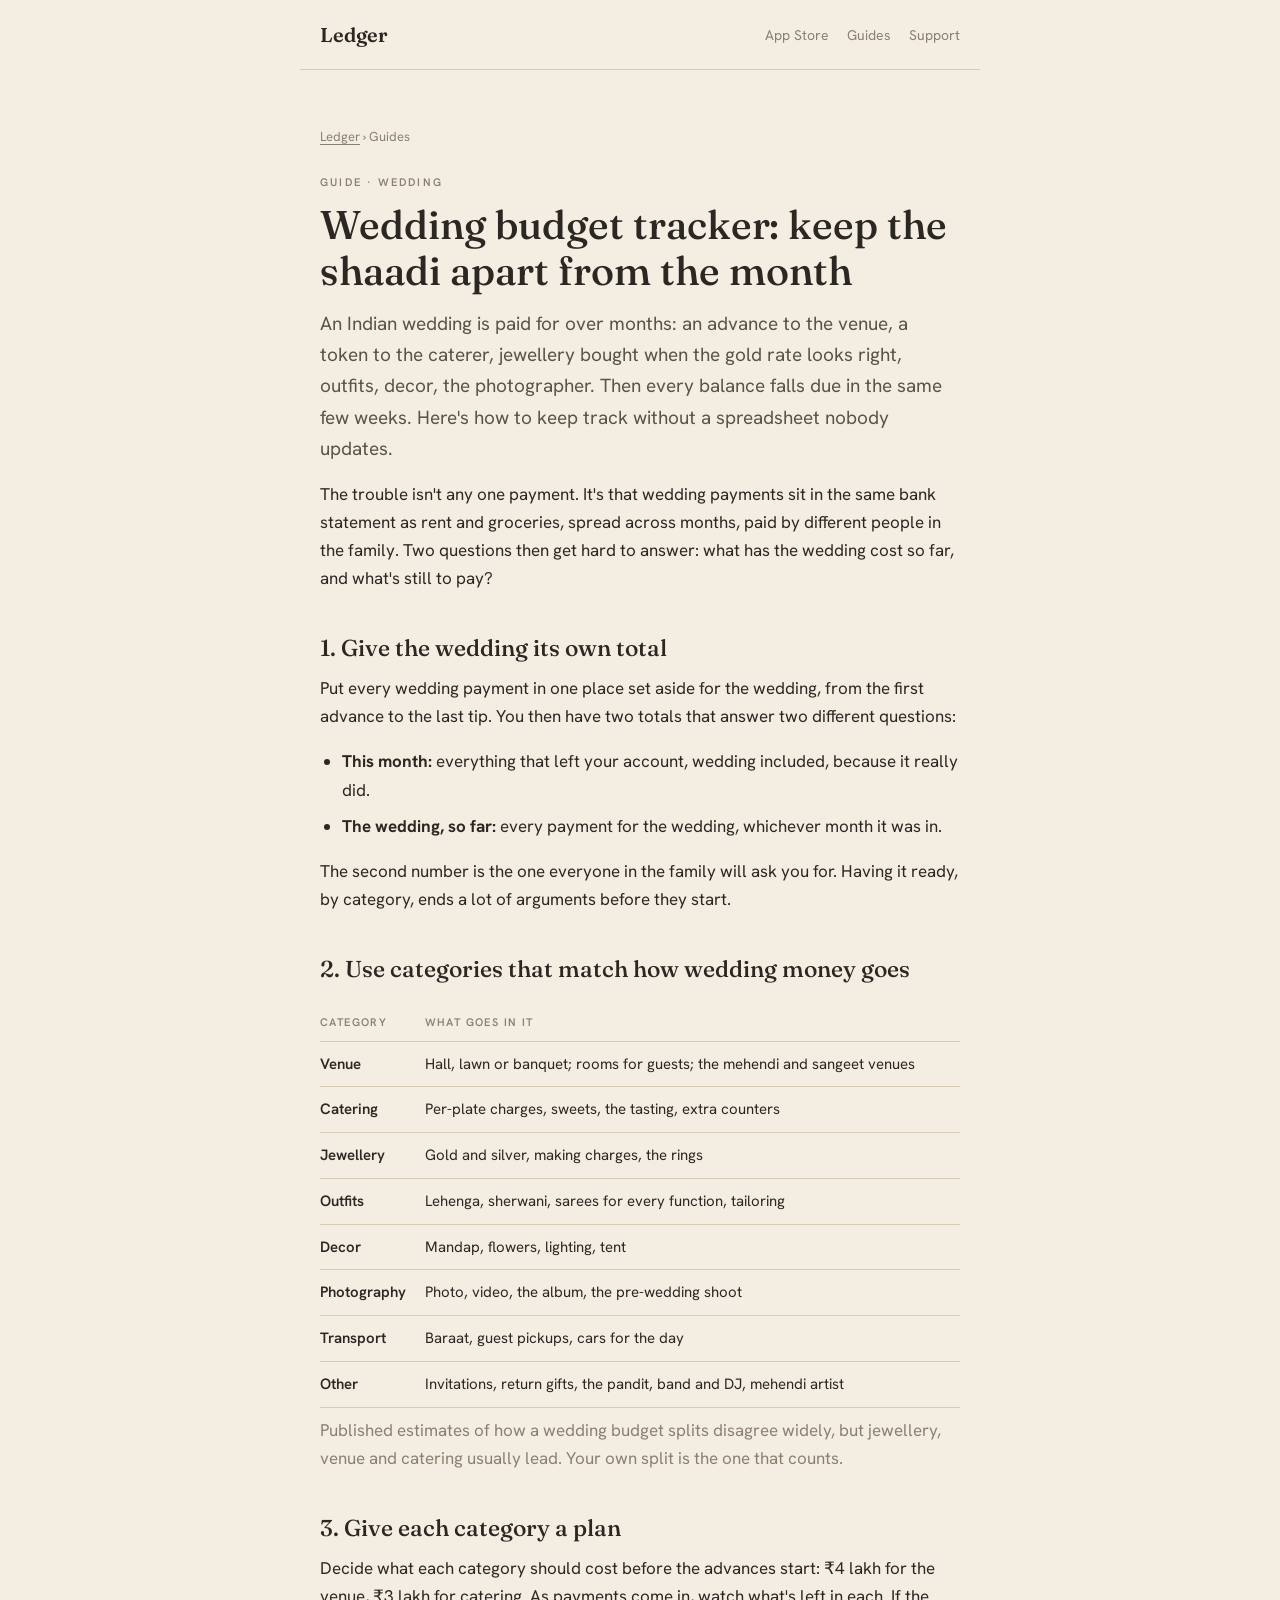
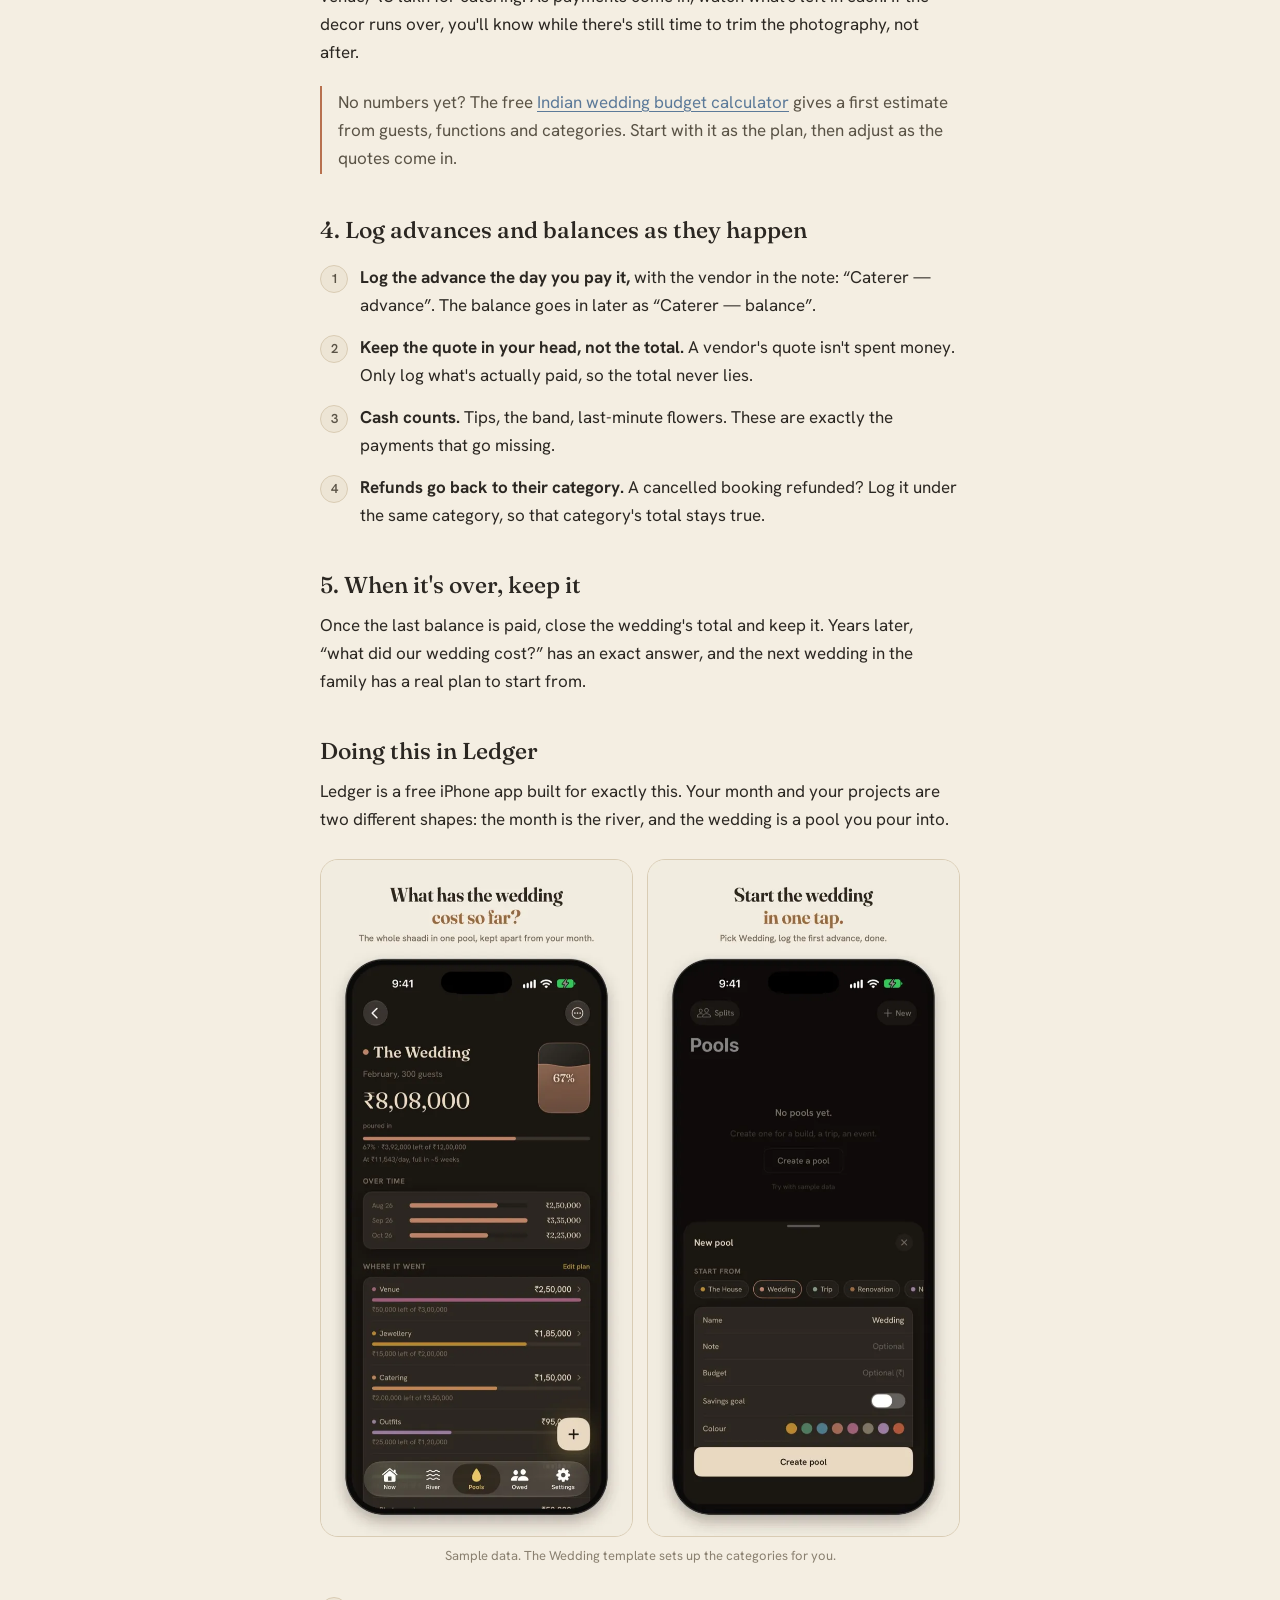
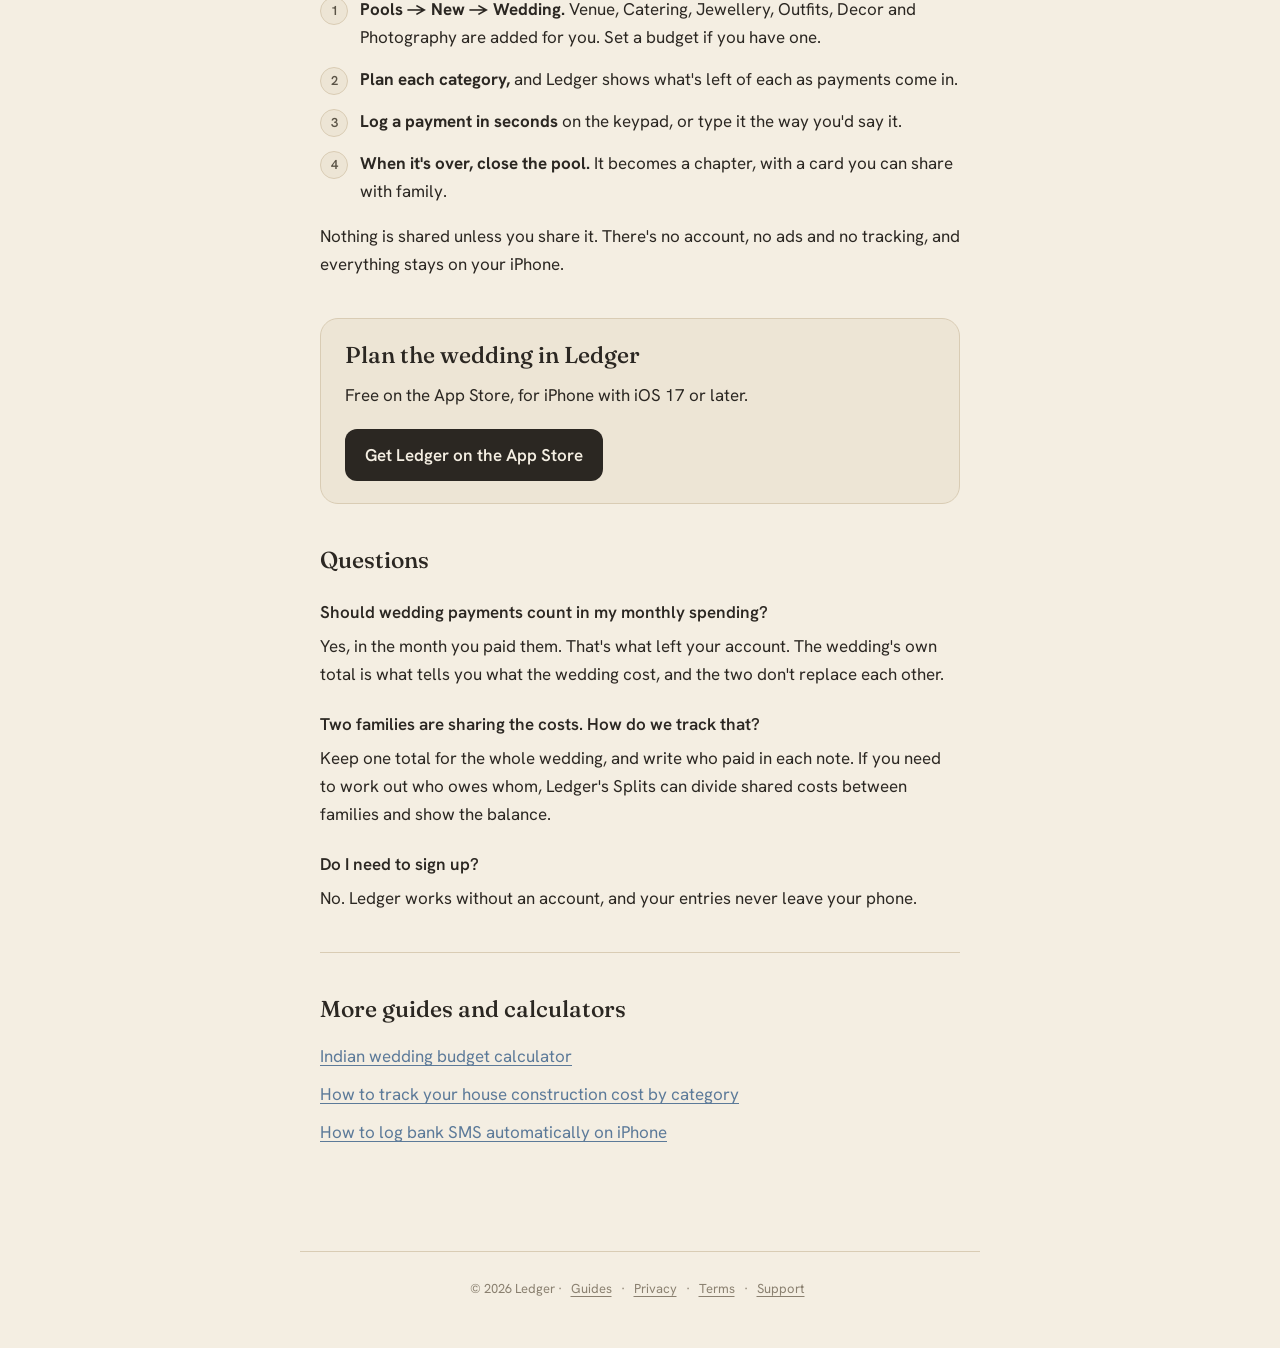
<file: wedding-budget-tracker.html>
<!DOCTYPE html>
<html lang="en-IN">
<head>
<meta charset="UTF-8">
<meta name="viewport" content="width=device-width, initial-scale=1">
<title>Wedding budget tracker for Indian weddings · Ledger</title>
<meta name="description" content="Track what the wedding costs — venue, catering, jewellery, outfits, decor — by category, with its own total apart from everyday spending. Free on iPhone.">
<link rel="canonical" href="https://dmaulikr.github.io/ledger-site/wedding-budget-tracker.html">
<meta name="apple-itunes-app" content="app-id=6796905803, app-argument=kuberledger://newpool?kind=wedding">
<meta property="og:type" content="article">
<meta property="og:title" content="Wedding budget tracker: keep the shaadi apart from the month">
<meta property="og:description" content="Venue, catering, jewellery, outfits: what the wedding has cost so far, by category.">
<meta property="og:url" content="https://dmaulikr.github.io/ledger-site/wedding-budget-tracker.html">
<meta property="og:image" content="https://dmaulikr.github.io/ledger-site/img/og-wedding.jpg">
<meta name="twitter:card" content="summary_large_image">
<link rel="preconnect" href="https://fonts.googleapis.com">
<link rel="preconnect" href="https://fonts.gstatic.com" crossorigin>
<link href="https://fonts.googleapis.com/css2?family=Fraunces:opsz,wght@9..144,400;9..144,500;9..144,600&family=Hanken+Grotesk:wght@400;500;600&display=swap" rel="stylesheet">
<link rel="stylesheet" href="style.css">
<script type="application/ld+json">
{
  "@context": "https://schema.org",
  "@graph": [
    {
      "@type": "Article",
      "headline": "Wedding budget tracker: keep the shaadi apart from the month",
      "description": "Track what the wedding costs — venue, catering, jewellery, outfits, decor — by category, with its own total apart from everyday spending.",
      "image": "https://dmaulikr.github.io/ledger-site/img/og-wedding.jpg",
      "datePublished": "2026-11-05",
      "dateModified": "2026-11-11",
      "inLanguage": "en-IN",
      "author": { "@type": "Organization", "name": "Ledger", "url": "https://dmaulikr.github.io/ledger-site/" },
      "publisher": { "@type": "Organization", "name": "Ledger", "url": "https://dmaulikr.github.io/ledger-site/" },
      "mainEntityOfPage": "https://dmaulikr.github.io/ledger-site/wedding-budget-tracker.html"
    },
    {
      "@type": "BreadcrumbList",
      "itemListElement": [
        { "@type": "ListItem", "position": 1, "name": "Ledger", "item": "https://dmaulikr.github.io/ledger-site/" },
        { "@type": "ListItem", "position": 2, "name": "Wedding budget tracker", "item": "https://dmaulikr.github.io/ledger-site/wedding-budget-tracker.html" }
      ]
    }
  ]
}
</script>
</head>
<body>
<nav class="nav">
  <span class="brand"><a href="index.html">Ledger</a></span>
  <span class="links"><a href="https://apps.apple.com/app/apple-store/id6796905803?pt=128885861&amp;ct=site-wedding&amp;mt=8">App Store</a><a href="index.html#guides">Guides</a><a href="support.html">Support</a></span>
</nav>
<main class="page">
<div class="crumbs"><a href="index.html">Ledger</a> › Guides</div>
<div class="label">Guide · Wedding</div>
<h1>Wedding budget tracker: keep the shaadi apart from the month</h1>
<p class="lede">An Indian wedding is paid for over months: an advance to the venue, a token to the caterer, jewellery bought when the gold rate looks right, outfits, decor, the photographer. Then every balance falls due in the same few weeks. Here's how to keep track without a spreadsheet nobody updates.</p>

<p>The trouble isn't any one payment. It's that wedding payments sit in the same bank statement as rent and groceries, spread across months, paid by different people in the family. Two questions then get hard to answer: what has the wedding cost so far, and what's still to pay?</p>

<h2>1. Give the wedding its own total</h2>
<p>Put every wedding payment in one place set aside for the wedding, from the first advance to the last tip. You then have two totals that answer two different questions:</p>
<ul>
  <li><strong>This month:</strong> everything that left your account, wedding included, because it really did.</li>
  <li><strong>The wedding, so far:</strong> every payment for the wedding, whichever month it was in.</li>
</ul>
<p>The second number is the one everyone in the family will ask you for. Having it ready, by category, ends a lot of arguments before they start.</p>

<h2>2. Use categories that match how wedding money goes</h2>
<table class="cats">
  <thead><tr><th>Category</th><th>What goes in it</th></tr></thead>
  <tbody>
    <tr><td>Venue</td><td>Hall, lawn or banquet; rooms for guests; the mehendi and sangeet venues</td></tr>
    <tr><td>Catering</td><td>Per-plate charges, sweets, the tasting, extra counters</td></tr>
    <tr><td>Jewellery</td><td>Gold and silver, making charges, the rings</td></tr>
    <tr><td>Outfits</td><td>Lehenga, sherwani, sarees for every function, tailoring</td></tr>
    <tr><td>Decor</td><td>Mandap, flowers, lighting, tent</td></tr>
    <tr><td>Photography</td><td>Photo, video, the album, the pre-wedding shoot</td></tr>
    <tr><td>Transport</td><td>Baraat, guest pickups, cars for the day</td></tr>
    <tr><td>Other</td><td>Invitations, return gifts, the pandit, band and DJ, mehendi artist</td></tr>
  </tbody>
</table>
<p class="muted">Published estimates of how a wedding budget splits disagree widely, but jewellery, venue and catering usually lead. Your own split is the one that counts.</p>

<h2>3. Give each category a plan</h2>
<p>Decide what each category should cost before the advances start: ₹4 lakh for the venue, ₹3 lakh for catering. As payments come in, watch what's left in each. If the decor runs over, you'll know while there's still time to trim the photography, not after.</p>
<p class="note">No numbers yet? The free <a href="wedding-budget-calculator.html">Indian wedding budget calculator</a> gives a first estimate from guests, functions and categories. Start with it as the plan, then adjust as the quotes come in.</p>

<h2>4. Log advances and balances as they happen</h2>
<ol class="steps">
  <li><strong>Log the advance the day you pay it,</strong> with the vendor in the note: “Caterer — advance”. The balance goes in later as “Caterer — balance”.</li>
  <li><strong>Keep the quote in your head, not the total.</strong> A vendor's quote isn't spent money. Only log what's actually paid, so the total never lies.</li>
  <li><strong>Cash counts.</strong> Tips, the band, last-minute flowers. These are exactly the payments that go missing.</li>
  <li><strong>Refunds go back to their category.</strong> A cancelled booking refunded? Log it under the same category, so that category's total stays true.</li>
</ol>

<h2>5. When it's over, keep it</h2>
<p>Once the last balance is paid, close the wedding's total and keep it. Years later, “what did our wedding cost?” has an exact answer, and the next wedding in the family has a real plan to start from.</p>

<h2>Doing this in Ledger</h2>
<p>Ledger is a free iPhone app built for exactly this. Your month and your projects are two different shapes: the month is the river, and the wedding is a pool you pour into.</p>
<div class="shots">
  <img src="img/w1-wedding.webp" width="600" height="1304" alt="Ledger showing a wedding pool: ₹8,08,000 poured in against a ₹12,00,000 plan, by venue, jewellery, catering and outfits" loading="lazy">
  <img src="img/w3-start.webp" width="600" height="1304" alt="Ledger's New pool sheet with the Wedding template selected" loading="lazy">
</div>
<p class="caption">Sample data. The Wedding template sets up the categories for you.</p>
<ol class="steps">
  <li><strong>Pools → New → Wedding.</strong> Venue, Catering, Jewellery, Outfits, Decor and Photography are added for you. Set a budget if you have one.</li>
  <li><strong>Plan each category,</strong> and Ledger shows what's left of each as payments come in.</li>
  <li><strong>Log a payment in seconds</strong> on the keypad, or type it the way you'd say it.</li>
  <li><strong>When it's over, close the pool.</strong> It becomes a chapter, with a card you can share with family.</li>
</ol>
<p>Nothing is shared unless you share it. There's no account, no ads and no tracking, and everything stays on your iPhone.</p>

<div class="cta">
  <h2>Plan the wedding in Ledger</h2>
  <p>Free on the App Store, for iPhone with iOS 17 or later.</p>
  <p><a class="badge" href="https://apps.apple.com/app/apple-store/id6796905803?pt=128885861&amp;ct=site-wedding&amp;mt=8">Get Ledger on the App Store</a></p>
</div>

<div class="faq">
<h2>Questions</h2>
<h3>Should wedding payments count in my monthly spending?</h3>
<p>Yes, in the month you paid them. That's what left your account. The wedding's own total is what tells you what the wedding cost, and the two don't replace each other.</p>
<h3>Two families are sharing the costs. How do we track that?</h3>
<p>Keep one total for the whole wedding, and write who paid in each note. If you need to work out who owes whom, Ledger's Splits can divide shared costs between families and show the balance.</p>
<h3>Do I need to sign up?</h3>
<p>No. Ledger works without an account, and your entries never leave your phone.</p>
</div>

<hr>
<h2>More guides and calculators</h2>
<ul class="related">
  <li><a href="wedding-budget-calculator.html">Indian wedding budget calculator</a></li>
  <li><a href="house-construction-cost-tracker.html">How to track your house construction cost by category</a></li>
  <li><a href="bank-sms-expense-tracker-iphone.html">How to log bank SMS automatically on iPhone</a></li>
</ul>
</main>
<footer>
  © 2026 Ledger · <a href="index.html#guides">Guides</a> · <a href="privacy.html">Privacy</a> · <a href="terms.html">Terms</a> · <a href="support.html">Support</a>
</footer>
</body>
</html>
</file>
<file: style.css>
:root {
  --paper: #F4EEE2; --paper2: #EDE5D5; --ink: #2B2722; --ink2: #5A5346; --ink3: #8A8070;
  --hairline: #D9CCB4; --river: #5C7A99; --clay: #B8714F;
}
@media (prefers-color-scheme: dark) {
  :root {
    --paper: #17150F; --paper2: #201D16; --ink: #EFE6D4; --ink2: #C9BDA6; --ink3: #8F8574;
    --hairline: #2E2A22; --river: #8FAACB; --clay: #D4906C;
  }
}
* { box-sizing: border-box; }
html, body { margin: 0; padding: 0; }
body {
  font-family: 'Hanken Grotesk', -apple-system, BlinkMacSystemFont, 'Helvetica Neue', sans-serif;
  background: var(--paper); color: var(--ink);
  line-height: 1.65; font-size: 17px; -webkit-font-smoothing: antialiased;
}
.serif, h1, h2, .brand { font-family: 'Fraunces', 'Iowan Old Style', Georgia, serif; }
.nav {
  max-width: 680px; margin: 0 auto; padding: 18px 20px;
  display: flex; justify-content: space-between; align-items: center;
  border-bottom: 0.5px solid var(--hairline);
}
.brand { font-size: 20px; font-weight: 600; }
.brand a { color: var(--ink); text-decoration: none; }
.links a { margin-left: 18px; font-size: 14px; color: var(--ink3); text-decoration: none; }
.links a:hover { color: var(--ink); }
.page { max-width: 680px; margin: 0 auto; padding: 56px 20px 88px; }
.label { font-size: 11px; letter-spacing: 2.2px; text-transform: uppercase; color: var(--ink3); font-weight: 600; }
h1 { font-weight: 500; font-size: 40px; line-height: 1.15; margin: 10px 0 14px; }
h2 { font-weight: 500; font-size: 23px; line-height: 1.3; margin: 42px 0 10px; }
p { margin: 0 0 16px; }
ul { padding-left: 22px; } li { margin-bottom: 8px; }
a { color: var(--river); text-underline-offset: 3px; }
hr { border: none; border-top: 0.5px solid var(--hairline); margin: 40px 0; }
.muted { color: var(--ink3); }
.updated { color: var(--ink3); font-size: 14px; margin-bottom: 30px; }
.card { background: var(--paper2); border: 0.5px solid var(--hairline); border-radius: 16px; padding: 20px 22px; margin: 16px 0; }
.shapes { display: grid; grid-template-columns: 1fr 1fr; gap: 14px; margin: 28px 0; }
@media (max-width: 560px) { .shapes { grid-template-columns: 1fr; } h1 { font-size: 34px; } }
.shapes .card { margin: 0; }
.shapes .k { font-size: 11px; letter-spacing: 1.6px; text-transform: uppercase; color: var(--ink3); font-weight: 600; }
.shapes .v { font-family: 'Fraunces', Georgia, serif; font-size: 30px; font-weight: 600; margin: 4px 0 2px; }
.badge { display: inline-block; margin-top: 8px; padding: 12px 20px; border-radius: 12px; background: var(--ink); color: var(--paper); font-weight: 600; text-decoration: none; }
footer {
  max-width: 680px; margin: 0 auto; padding: 26px 20px 48px; border-top: 0.5px solid var(--hairline);
  color: var(--ink3); font-size: 13px; text-align: center;
}
footer a { color: var(--ink3); margin: 0 6px; }

/* Guides */
.crumbs { font-size: 13px; color: var(--ink3); margin-bottom: 26px; }
.crumbs a { color: var(--ink3); }
.lede { font-size: 19px; color: var(--ink2); }
h3 { font-weight: 600; font-size: 17px; margin: 28px 0 6px; }
ol.steps { padding-left: 0; list-style: none; counter-reset: s; }
ol.steps > li { counter-increment: s; position: relative; padding-left: 40px; margin-bottom: 14px; }
ol.steps > li::before {
  content: counter(s); position: absolute; left: 0; top: 2px; width: 26px; height: 26px; border-radius: 50%;
  border: 0.5px solid var(--hairline); background: var(--paper2); color: var(--ink2);
  font-size: 13px; font-weight: 600; text-align: center; line-height: 26px;
}
table.cats { width: 100%; border-collapse: collapse; margin: 18px 0 8px; font-size: 15px; }
table.cats th, table.cats td { text-align: left; padding: 10px 12px 10px 0; border-bottom: 0.5px solid var(--hairline); vertical-align: top; }
table.cats th { font-size: 11px; letter-spacing: 1.4px; text-transform: uppercase; color: var(--ink3); font-weight: 600; }
table.cats td:first-child { font-weight: 600; white-space: nowrap; }
.shots { display: grid; grid-template-columns: 1fr 1fr; gap: 14px; margin: 26px 0 8px; }
.shots.one { grid-template-columns: minmax(0, 300px); justify-content: center; }
.shots img { width: 100%; height: auto; display: block; border-radius: 18px; border: 0.5px solid var(--hairline); }
.caption { font-size: 13px; color: var(--ink3); text-align: center; margin-bottom: 28px; }
.sms { font-family: ui-monospace, 'SF Mono', Menlo, monospace; font-size: 14px; background: var(--paper2);
  border: 0.5px solid var(--hairline); border-radius: 14px; padding: 14px 16px; margin: 14px 0 18px; color: var(--ink2); overflow-wrap: anywhere; }
.cta { background: var(--paper2); border: 0.5px solid var(--hairline); border-radius: 18px; padding: 22px 24px; margin: 40px 0 10px; }
.cta h2 { margin-top: 0; }
.cta .badge { margin-top: 4px; }
.cta p:last-child { margin-bottom: 0; }
.note { border-left: 2px solid var(--clay); padding: 2px 0 2px 16px; color: var(--ink2); margin: 20px 0; }
.faq h3 { margin-top: 22px; }
.related { list-style: none; padding: 0; }
.related li { margin-bottom: 10px; }
.guides { list-style: none; padding: 0; margin: 14px 0 0; }
.guides li { margin-bottom: 12px; }
.guides a { font-weight: 600; }
.guides span { display: block; color: var(--ink3); font-size: 15px; }
@media (max-width: 560px) { .shots { gap: 10px; } table.cats { font-size: 14px; } table.cats td:first-child { white-space: normal; } }
</file>
